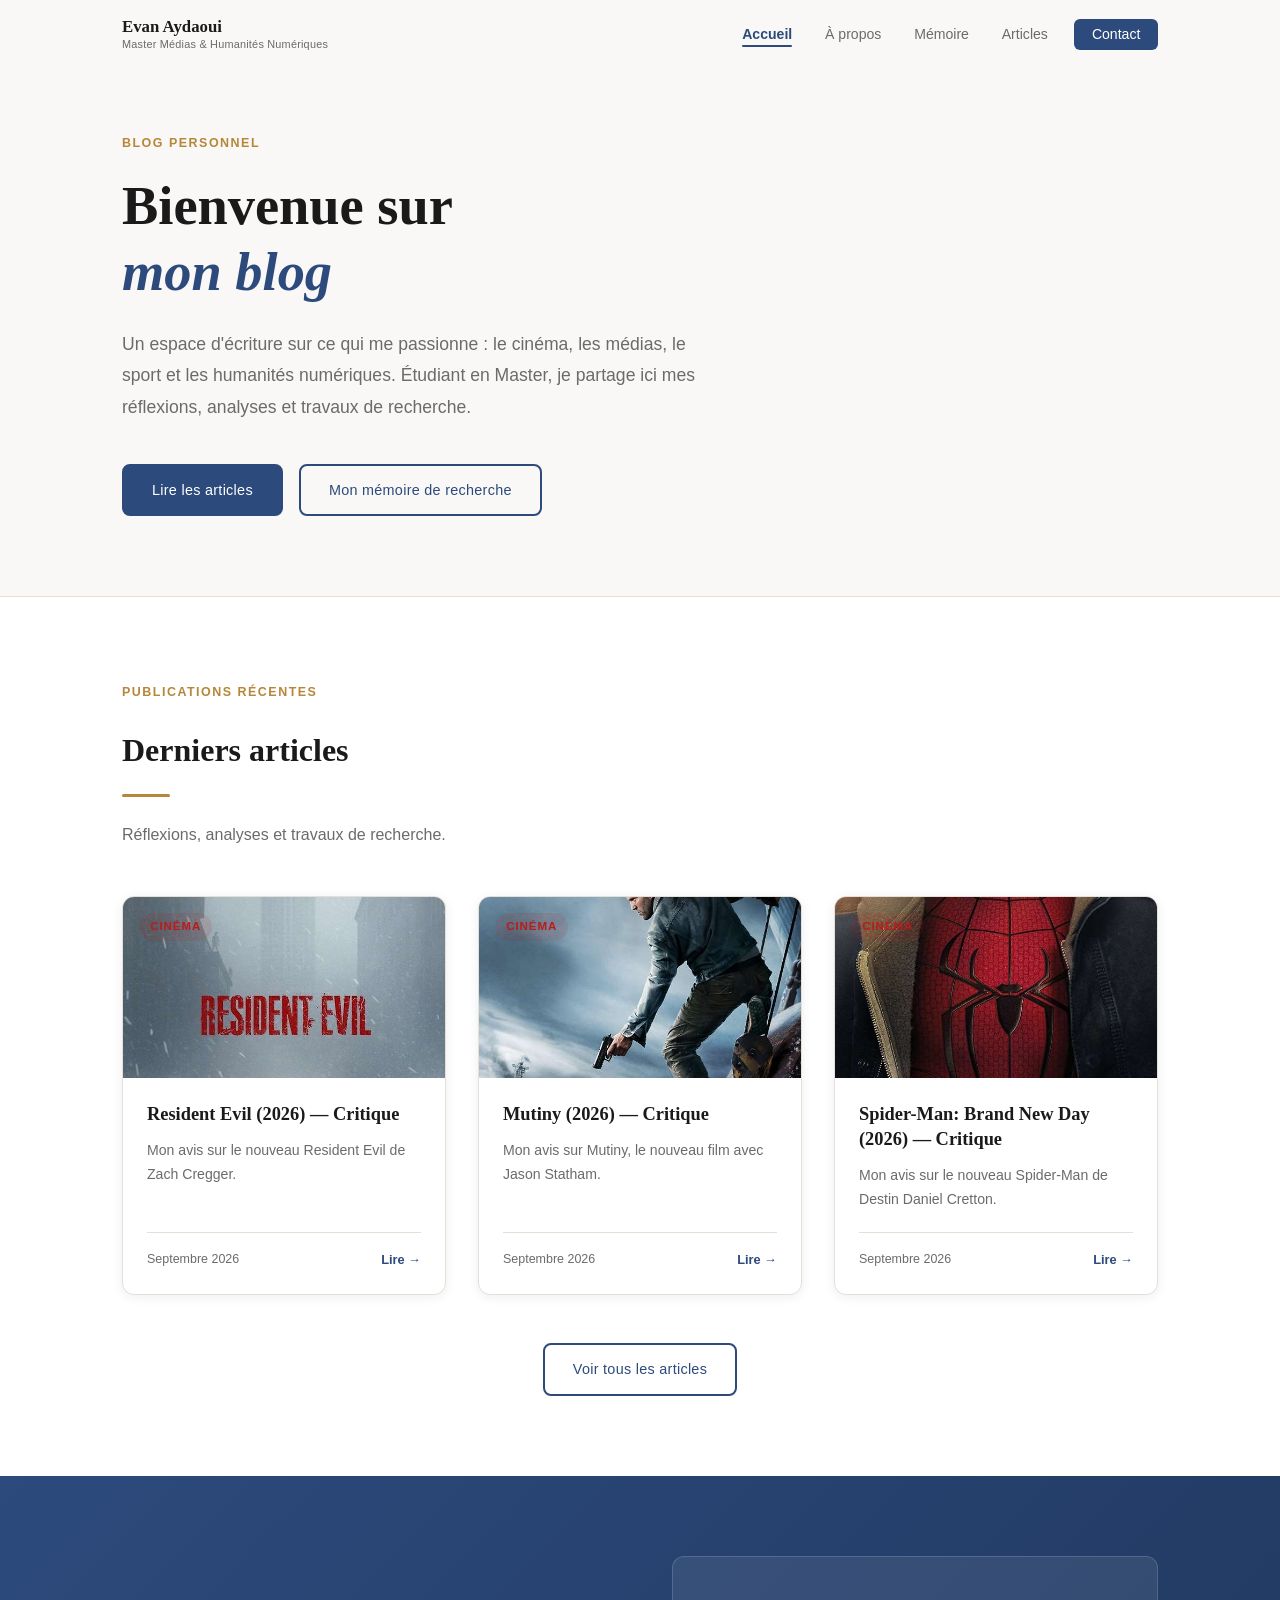
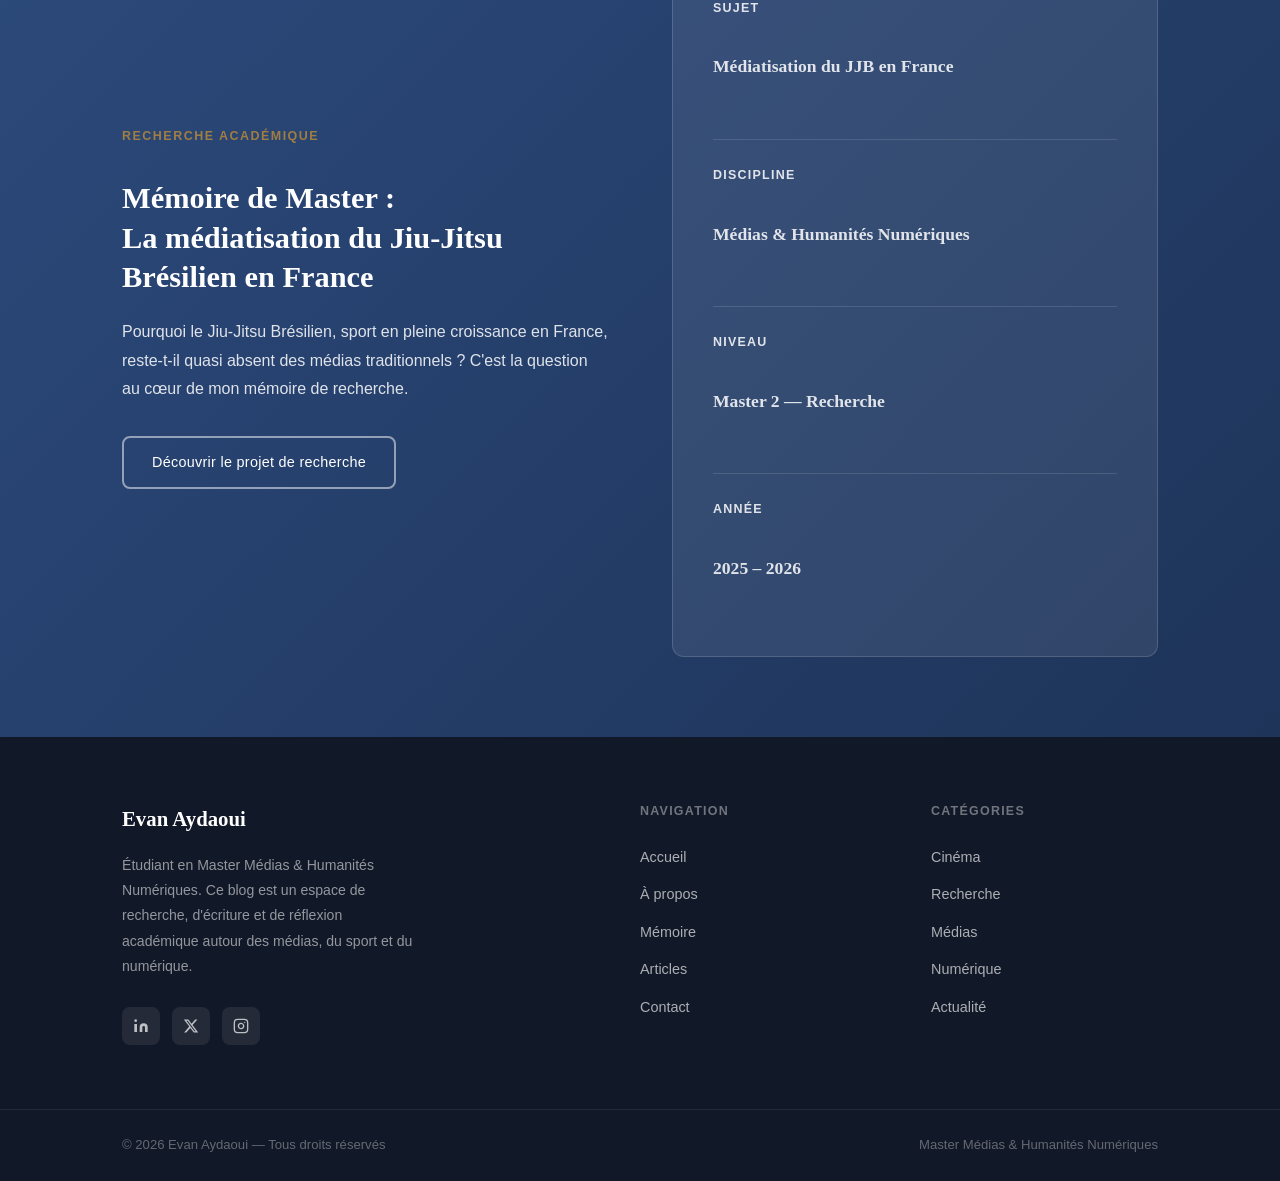
<file: index.html>
<!DOCTYPE html>
<html lang="fr">
<head>
  <meta charset="UTF-8" />
  <meta name="viewport" content="width=device-width, initial-scale=1.0" />
  <meta http-equiv="Content-Security-Policy" content="default-src 'self'; script-src 'self'; style-src 'self' 'unsafe-inline' https://fonts.googleapis.com; font-src https://fonts.gstatic.com; img-src 'self' data:; base-uri 'self'; form-action 'self'; object-src 'none'" />
  <meta name="referrer" content="strict-origin-when-cross-origin" />
  <meta name="description" content="Evan Aydaoui — Étudiant en Master Médias et Humanités Numériques. Blog personnel : cinéma, médias, sport et recherche académique." />
  <meta name="author" content="Evan Aydaoui" />
  <meta name="theme-color" content="#2C4A7C" />
  <link rel="canonical" href="https://babou2106.github.io/BLOG-Evan-Aydaoui-Master-/" />
  <meta property="og:type" content="website" />
  <meta property="og:title" content="Evan Aydaoui — Blog personnel" />
  <meta property="og:description" content="Cinéma, médias, sport et humanités numériques. Blog et portfolio académique." />
  <meta property="og:url" content="https://babou2106.github.io/BLOG-Evan-Aydaoui-Master-/" />
  <meta property="og:locale" content="fr_FR" />
  <meta name="twitter:card" content="summary" />
  <title>Evan Aydaoui — Blog personnel & portfolio académique</title>
  <link rel="icon" type="image/svg+xml" href="assets/icons/favicon.svg" />
  <script type="application/ld+json">
  {
    "@context": "https://schema.org",
    "@type": "Person",
    "name": "Evan Aydaoui",
    "url": "https://babou2106.github.io/BLOG-Evan-Aydaoui-Master-/",
    "jobTitle": "Étudiant en Master Médias et Humanités Numériques",
    "knowsAbout": ["Cinéma", "Médias", "Jiu-Jitsu Brésilien", "Humanités numériques"]
  }
  </script>
  <link rel="stylesheet" href="css/style.css" />
  <link rel="stylesheet" href="css/nav.css" />
  <link rel="stylesheet" href="css/cards.css" />
  <link rel="stylesheet" href="css/responsive.css" />
</head>
<body>

  <!-- ======= NAVIGATION ======= -->
  <nav class="navbar" role="navigation" aria-label="Navigation principale">
    <div class="nav-container">
      <a href="index.html" class="nav-logo">
        <span class="logo-name">Evan Aydaoui</span>
        <span class="logo-subtitle">Master Médias & Humanités Numériques</span>
      </a>
      <ul class="nav-links">
        <li><a href="index.html" class="active">Accueil</a></li>
        <li><a href="a-propos.html">À propos</a></li>
        <li><a href="memoire.html">Mémoire</a></li>
        <li><a href="articles.html">Articles</a></li>
        <li><a href="contact.html" class="nav-cta">Contact</a></li>
      </ul>
      <button class="nav-burger" aria-label="Ouvrir le menu" aria-expanded="false">
        <span></span><span></span><span></span>
      </button>
    </div>
  </nav>

  <main>

    <!-- ======= HERO ======= -->
    <section class="hero">
      <div class="container">
        <div class="hero-content">
          <span class="hero-label">Blog personnel</span>
          <h1>Bienvenue sur<br /><em>mon blog</em></h1>
          <p class="hero-desc">
            Un espace d'écriture sur ce qui me passionne : le cinéma, les médias, le sport et les humanités numériques. Étudiant en Master, je partage ici mes réflexions, analyses et travaux de recherche.
          </p>
          <div class="hero-actions">
            <a href="articles.html" class="btn btn-primary">Lire les articles</a>
            <a href="memoire.html" class="btn btn-outline">Mon mémoire de recherche</a>
          </div>
        </div>
      </div>
    </section>

    <!-- ======= DERNIERS ARTICLES ======= -->
    <section class="section section-bg-white">
      <div class="container">
        <div class="section-header">
          <p class="hero-label">Publications récentes</p>
          <h2 class="section-title">Derniers articles</h2>
          <div class="separator"></div>
          <p class="section-subtitle">Réflexions, analyses et travaux de recherche.</p>
        </div>

        <div class="articles-grid">

          <article class="article-card" data-category="cinema">
            <div class="card-image">
              <img src="assets/img/films/resident-evil-poster.jpg" alt="Affiche de Resident Evil" loading="lazy" />
              <span class="card-cat cat-cinema">Cinéma</span>
            </div>
            <div class="card-body">
              <h3 class="card-title"><a href="article/critique-resident-evil.html">Resident Evil (2026) — Critique</a></h3>
              <p class="card-excerpt">Mon avis sur le nouveau Resident Evil de Zach Cregger.</p>
              <div class="card-footer">
                <span class="card-date">Septembre 2026</span>
                <a href="article/critique-resident-evil.html" class="card-read-more">Lire →</a>
              </div>
            </div>
          </article>

          <article class="article-card" data-category="cinema">
            <div class="card-image">
              <img src="assets/img/films/mutiny-poster.jpg" alt="Affiche de Mutiny" loading="lazy" />
              <span class="card-cat cat-cinema">Cinéma</span>
            </div>
            <div class="card-body">
              <h3 class="card-title"><a href="article/critique-mutiny.html">Mutiny (2026) — Critique</a></h3>
              <p class="card-excerpt">Mon avis sur Mutiny, le nouveau film avec Jason Statham.</p>
              <div class="card-footer">
                <span class="card-date">Septembre 2026</span>
                <a href="article/critique-mutiny.html" class="card-read-more">Lire →</a>
              </div>
            </div>
          </article>

          <article class="article-card" data-category="cinema">
            <div class="card-image">
              <img src="assets/img/films/spider-man-brand-new-day-poster.jpg" alt="Affiche de Spider-Man: Brand New Day" loading="lazy" />
              <span class="card-cat cat-cinema">Cinéma</span>
            </div>
            <div class="card-body">
              <h3 class="card-title"><a href="article/critique-spider-man-brand-new-day.html">Spider-Man: Brand New Day (2026) — Critique</a></h3>
              <p class="card-excerpt">Mon avis sur le nouveau Spider-Man de Destin Daniel Cretton.</p>
              <div class="card-footer">
                <span class="card-date">Septembre 2026</span>
                <a href="article/critique-spider-man-brand-new-day.html" class="card-read-more">Lire →</a>
              </div>
            </div>
          </article>

        </div>

        <div class="section-footer">
          <a href="articles.html" class="btn btn-outline">Voir tous les articles</a>
        </div>
      </div>
    </section>

    <!-- ======= TEASER MÉMOIRE ======= -->
    <section class="memoire-teaser">
      <div class="container">
        <div class="memoire-teaser-inner">
          <div class="memoire-teaser-text">
            <p class="memoire-teaser-label">Recherche académique</p>
            <h2>Mémoire de Master :<br />La médiatisation du Jiu-Jitsu Brésilien en France</h2>
            <p>Pourquoi le Jiu-Jitsu Brésilien, sport en pleine croissance en France, reste-t-il quasi absent des médias traditionnels ? C'est la question au cœur de mon mémoire de recherche.</p>
            <a href="memoire.html" class="btn btn-outline">Découvrir le projet de recherche</a>
          </div>
          <div class="memoire-teaser-visual">
            <div class="teaser-stat">
              <p class="teaser-stat-label">Sujet</p>
              <p class="teaser-stat-value">Médiatisation du JJB en France</p>
            </div>
            <div class="teaser-stat">
              <p class="teaser-stat-label">Discipline</p>
              <p class="teaser-stat-value">Médias & Humanités Numériques</p>
            </div>
            <div class="teaser-stat">
              <p class="teaser-stat-label">Niveau</p>
              <p class="teaser-stat-value">Master 2 — Recherche</p>
            </div>
            <div class="teaser-stat">
              <p class="teaser-stat-label">Année</p>
              <p class="teaser-stat-value">2025 – 2026</p>
            </div>
          </div>
        </div>
      </div>
    </section>

  </main>

  <!-- ======= FOOTER ======= -->
  <footer class="footer">
    <div class="container">
      <div class="footer-grid">
        <div class="footer-brand">
          <span class="footer-brand-name">Evan Aydaoui</span>
          <p>Étudiant en Master Médias & Humanités Numériques. Ce blog est un espace de recherche, d'écriture et de réflexion académique autour des médias, du sport et du numérique.</p>
          <div class="footer-social">
            <a href="https://linkedin.com" target="_blank" rel="noopener noreferrer" aria-label="LinkedIn">
              <svg viewBox="0 0 24 24" fill="currentColor" xmlns="http://www.w3.org/2000/svg">
                <path d="M16 8a6 6 0 016 6v7h-4v-7a2 2 0 00-2-2 2 2 0 00-2 2v7h-4v-7a6 6 0 016-6zM2 9h4v12H2z"/><circle cx="4" cy="4" r="2"/>
              </svg>
            </a>
            <a href="https://x.com" target="_blank" rel="noopener noreferrer" aria-label="Twitter / X">
              <svg viewBox="0 0 24 24" fill="currentColor" xmlns="http://www.w3.org/2000/svg">
                <path d="M18.244 2.25h3.308l-7.227 8.26 8.502 11.24H16.17l-5.214-6.817L4.99 21.75H1.68l7.73-8.835L1.254 2.25H8.08l4.713 6.231zm-1.161 17.52h1.833L7.084 4.126H5.117z"/>
              </svg>
            </a>
            <a href="https://instagram.com" target="_blank" rel="noopener noreferrer" aria-label="Instagram">
              <svg viewBox="0 0 24 24" fill="none" stroke="currentColor" stroke-width="2" stroke-linecap="round" stroke-linejoin="round" xmlns="http://www.w3.org/2000/svg">
                <rect x="2" y="2" width="20" height="20" rx="5" ry="5"/><path d="M16 11.37A4 4 0 1112.63 8 4 4 0 0116 11.37z"/><line x1="17.5" y1="6.5" x2="17.51" y2="6.5"/>
              </svg>
            </a>
          </div>
        </div>
        <div class="footer-col">
          <h4>Navigation</h4>
          <ul>
            <li><a href="index.html">Accueil</a></li>
            <li><a href="a-propos.html">À propos</a></li>
            <li><a href="memoire.html">Mémoire</a></li>
            <li><a href="articles.html">Articles</a></li>
            <li><a href="contact.html">Contact</a></li>
          </ul>
        </div>
        <div class="footer-col">
          <h4>Catégories</h4>
          <ul>
            <li><a href="articles.html">Cinéma</a></li>
            <li><a href="articles.html">Recherche</a></li>
            <li><a href="articles.html">Médias</a></li>
            <li><a href="articles.html">Numérique</a></li>
            <li><a href="articles.html">Actualité</a></li>
          </ul>
        </div>
      </div>
    </div>
    <div class="footer-bottom">
      <div class="container">
        <div class="footer-bottom-inner">
          <span>© 2026 Evan Aydaoui — Tous droits réservés</span>
          <span>Master Médias & Humanités Numériques</span>
        </div>
      </div>
    </div>
  </footer>

  <script src="js/main.js"></script>
</body>
</html>
</file>
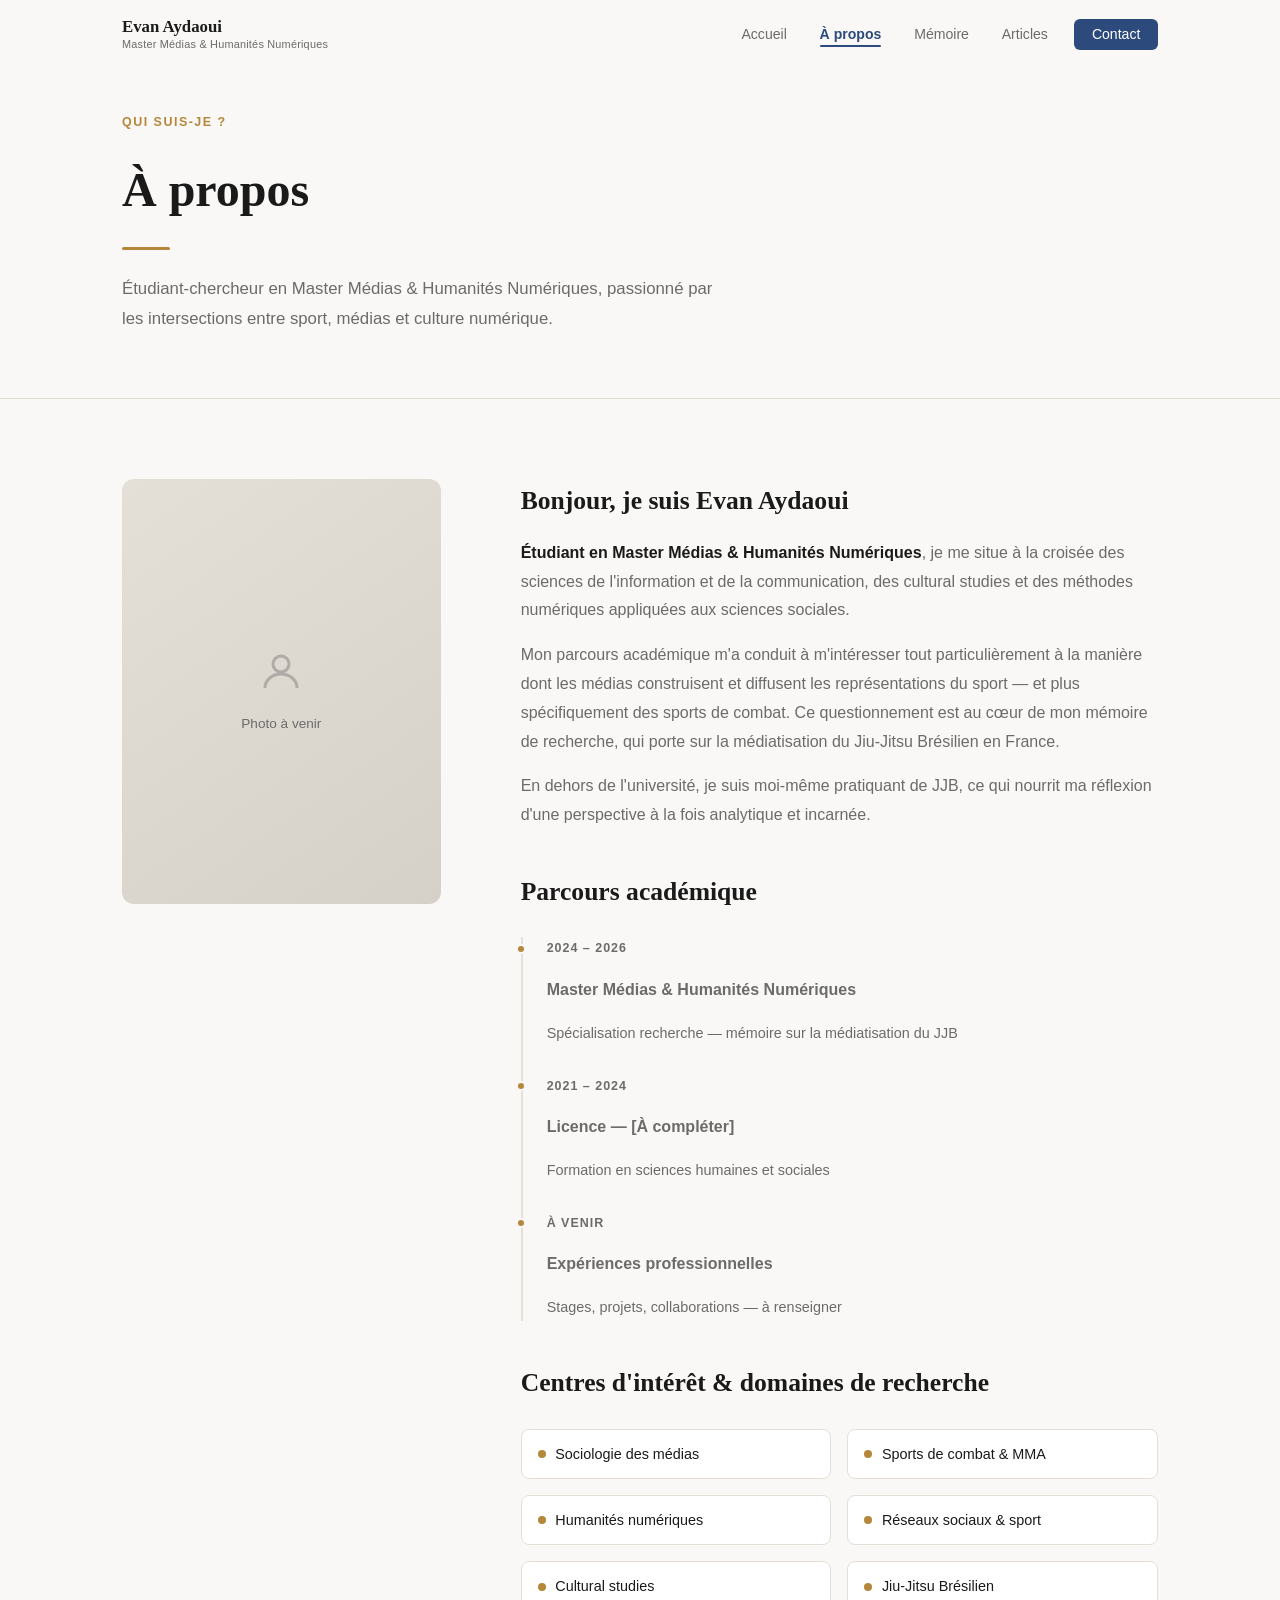
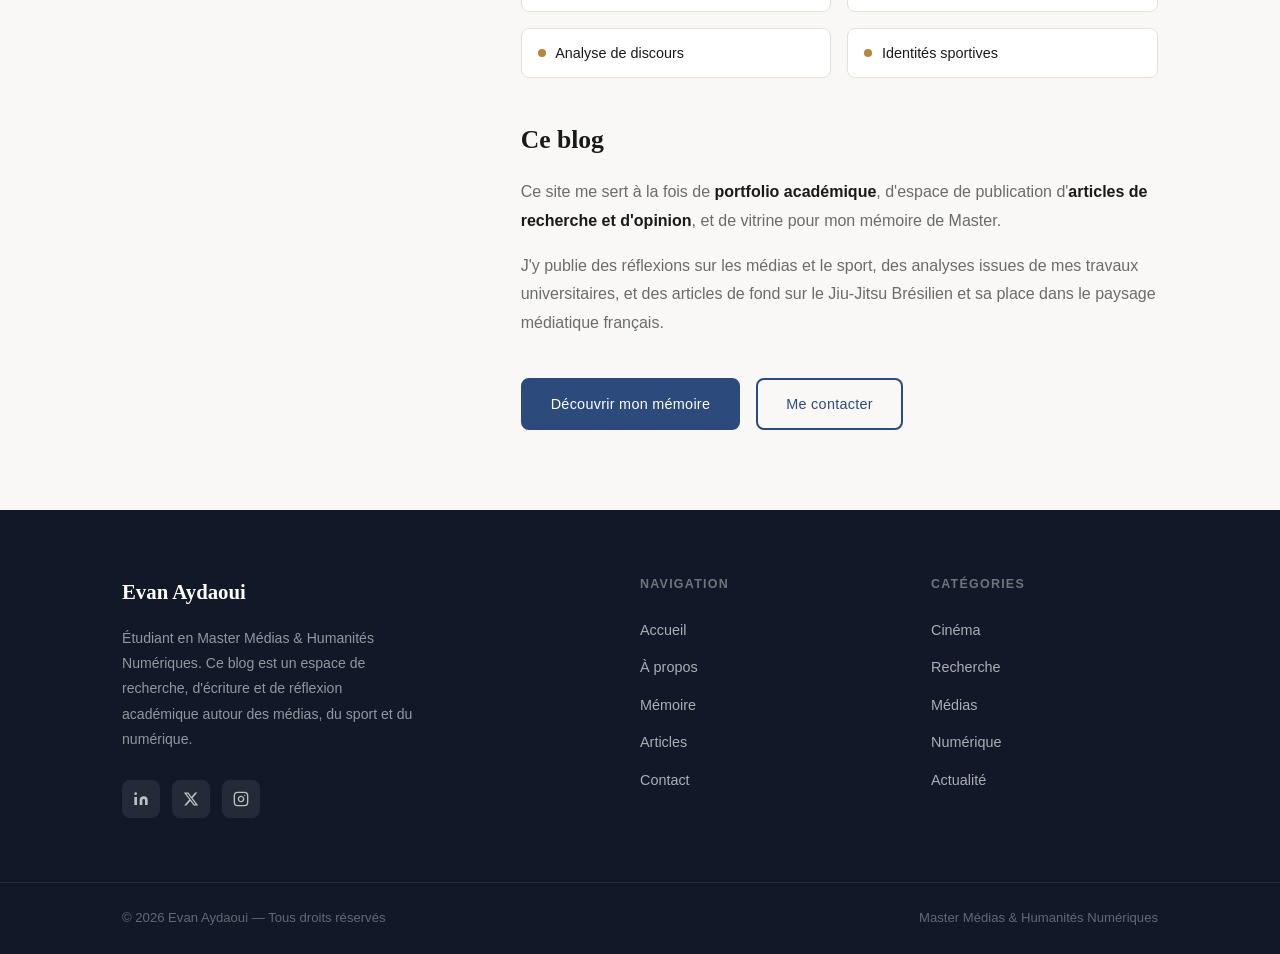
<file: a-propos.html>
<!DOCTYPE html>
<html lang="fr">
<head>
  <meta charset="UTF-8" />
  <meta name="viewport" content="width=device-width, initial-scale=1.0" />
  <meta http-equiv="Content-Security-Policy" content="default-src 'self'; script-src 'self'; style-src 'self' 'unsafe-inline' https://fonts.googleapis.com; font-src https://fonts.gstatic.com; img-src 'self' data:; base-uri 'self'; form-action 'self'; object-src 'none'" />
  <meta name="referrer" content="strict-origin-when-cross-origin" />
  <meta name="description" content="À propos d'Evan Aydaoui — étudiant en Master Médias et Humanités Numériques, passionné de cinéma, de sport et de culture numérique." />
  <meta name="author" content="Evan Aydaoui" />
  <meta name="theme-color" content="#2C4A7C" />
  <link rel="canonical" href="https://babou2106.github.io/BLOG-Evan-Aydaoui-Master-/a-propos.html" />
  <meta property="og:type" content="profile" />
  <meta property="og:title" content="À propos — Evan Aydaoui" />
  <meta property="og:description" content="Parcours, recherche et centres d'intérêt d'Evan Aydaoui." />
  <meta property="og:url" content="https://babou2106.github.io/BLOG-Evan-Aydaoui-Master-/a-propos.html" />
  <meta property="og:locale" content="fr_FR" />
  <meta name="twitter:card" content="summary" />
  <title>À propos — Evan Aydaoui</title>
  <link rel="icon" type="image/svg+xml" href="assets/icons/favicon.svg" />
  <link rel="stylesheet" href="css/style.css" />
  <link rel="stylesheet" href="css/nav.css" />
  <link rel="stylesheet" href="css/cards.css" />
  <link rel="stylesheet" href="css/responsive.css" />
</head>
<body>

  <!-- ======= NAVIGATION ======= -->
  <nav class="navbar" role="navigation" aria-label="Navigation principale">
    <div class="nav-container">
      <a href="index.html" class="nav-logo">
        <span class="logo-name">Evan Aydaoui</span>
        <span class="logo-subtitle">Master Médias & Humanités Numériques</span>
      </a>
      <ul class="nav-links">
        <li><a href="index.html">Accueil</a></li>
        <li><a href="a-propos.html" class="active">À propos</a></li>
        <li><a href="memoire.html">Mémoire</a></li>
        <li><a href="articles.html">Articles</a></li>
        <li><a href="contact.html" class="nav-cta">Contact</a></li>
      </ul>
      <button class="nav-burger" aria-label="Ouvrir le menu" aria-expanded="false">
        <span></span><span></span><span></span>
      </button>
    </div>
  </nav>

  <main>

    <!-- ======= EN-TÊTE DE PAGE ======= -->
    <section class="page-hero">
      <div class="container">
        <p class="page-hero-label">Qui suis-je ?</p>
        <h1>À propos</h1>
        <div class="separator"></div>
        <p class="page-hero-desc">Étudiant-chercheur en Master Médias & Humanités Numériques, passionné par les intersections entre sport, médias et culture numérique.</p>
      </div>
    </section>

    <!-- ======= CONTENU PRINCIPAL ======= -->
    <section class="section">
      <div class="container">
        <div class="about-grid">

          <!-- Colonne photo -->
          <div class="about-photo-wrapper">
            <div class="about-photo-placeholder">
              <svg width="48" height="48" viewBox="0 0 24 24" fill="none" stroke="currentColor" stroke-width="1.5" xmlns="http://www.w3.org/2000/svg">
                <circle cx="12" cy="8" r="4"/><path d="M4 20c0-4 3.6-7 8-7s8 3 8 7"/>
              </svg>
              <span>Photo à venir</span>
            </div>
          </div>

          <!-- Colonne texte -->
          <div class="about-content">

            <h2>Bonjour, je suis Evan Aydaoui</h2>
            <p>
              <strong>Étudiant en Master Médias & Humanités Numériques</strong>, je me situe à la croisée des sciences de l'information et de la communication, des cultural studies et des méthodes numériques appliquées aux sciences sociales.
            </p>
            <p>
              Mon parcours académique m'a conduit à m'intéresser tout particulièrement à la manière dont les médias construisent et diffusent les représentations du sport — et plus spécifiquement des sports de combat. Ce questionnement est au cœur de mon mémoire de recherche, qui porte sur la médiatisation du Jiu-Jitsu Brésilien en France.
            </p>
            <p>
              En dehors de l'université, je suis moi-même pratiquant de JJB, ce qui nourrit ma réflexion d'une perspective à la fois analytique et incarnée.
            </p>

            <h2>Parcours académique</h2>
            <div class="timeline">
              <div class="timeline-item">
                <p class="timeline-date">2024 – 2026</p>
                <p class="timeline-title">Master Médias & Humanités Numériques</p>
                <p class="timeline-desc">Spécialisation recherche — mémoire sur la médiatisation du JJB</p>
              </div>
              <div class="timeline-item">
                <p class="timeline-date">2021 – 2024</p>
                <p class="timeline-title">Licence — [À compléter]</p>
                <p class="timeline-desc">Formation en sciences humaines et sociales</p>
              </div>
              <div class="timeline-item">
                <p class="timeline-date">À venir</p>
                <p class="timeline-title">Expériences professionnelles</p>
                <p class="timeline-desc">Stages, projets, collaborations — à renseigner</p>
              </div>
            </div>

            <h2>Centres d'intérêt & domaines de recherche</h2>
            <div class="interests-grid">
              <div class="interest-tag"><span class="interest-tag-dot"></span> Sociologie des médias</div>
              <div class="interest-tag"><span class="interest-tag-dot"></span> Sports de combat & MMA</div>
              <div class="interest-tag"><span class="interest-tag-dot"></span> Humanités numériques</div>
              <div class="interest-tag"><span class="interest-tag-dot"></span> Réseaux sociaux & sport</div>
              <div class="interest-tag"><span class="interest-tag-dot"></span> Cultural studies</div>
              <div class="interest-tag"><span class="interest-tag-dot"></span> Jiu-Jitsu Brésilien</div>
              <div class="interest-tag"><span class="interest-tag-dot"></span> Analyse de discours</div>
              <div class="interest-tag"><span class="interest-tag-dot"></span> Identités sportives</div>
            </div>

            <h2>Ce blog</h2>
            <p>
              Ce site me sert à la fois de <strong>portfolio académique</strong>, d'espace de publication d'<strong>articles de recherche et d'opinion</strong>, et de vitrine pour mon mémoire de Master.
            </p>
            <p>
              J'y publie des réflexions sur les médias et le sport, des analyses issues de mes travaux universitaires, et des articles de fond sur le Jiu-Jitsu Brésilien et sa place dans le paysage médiatique français.
            </p>

            <div style="margin-top: 2.5rem; display: flex; gap: 1rem; flex-wrap: wrap;">
              <a href="memoire.html" class="btn btn-primary">Découvrir mon mémoire</a>
              <a href="contact.html" class="btn btn-outline">Me contacter</a>
            </div>

          </div>
        </div>
      </div>
    </section>

  </main>

  <!-- ======= FOOTER ======= -->
  <footer class="footer">
    <div class="container">
      <div class="footer-grid">
        <div class="footer-brand">
          <span class="footer-brand-name">Evan Aydaoui</span>
          <p>Étudiant en Master Médias & Humanités Numériques. Ce blog est un espace de recherche, d'écriture et de réflexion académique autour des médias, du sport et du numérique.</p>
          <div class="footer-social">
            <a href="https://linkedin.com" target="_blank" rel="noopener noreferrer" aria-label="LinkedIn">
              <svg viewBox="0 0 24 24" fill="currentColor" xmlns="http://www.w3.org/2000/svg">
                <path d="M16 8a6 6 0 016 6v7h-4v-7a2 2 0 00-2-2 2 2 0 00-2 2v7h-4v-7a6 6 0 016-6zM2 9h4v12H2z"/><circle cx="4" cy="4" r="2"/>
              </svg>
            </a>
            <a href="https://x.com" target="_blank" rel="noopener noreferrer" aria-label="Twitter / X">
              <svg viewBox="0 0 24 24" fill="currentColor" xmlns="http://www.w3.org/2000/svg">
                <path d="M18.244 2.25h3.308l-7.227 8.26 8.502 11.24H16.17l-5.214-6.817L4.99 21.75H1.68l7.73-8.835L1.254 2.25H8.08l4.713 6.231zm-1.161 17.52h1.833L7.084 4.126H5.117z"/>
              </svg>
            </a>
            <a href="https://instagram.com" target="_blank" rel="noopener noreferrer" aria-label="Instagram">
              <svg viewBox="0 0 24 24" fill="none" stroke="currentColor" stroke-width="2" stroke-linecap="round" stroke-linejoin="round" xmlns="http://www.w3.org/2000/svg">
                <rect x="2" y="2" width="20" height="20" rx="5" ry="5"/><path d="M16 11.37A4 4 0 1112.63 8 4 4 0 0116 11.37z"/><line x1="17.5" y1="6.5" x2="17.51" y2="6.5"/>
              </svg>
            </a>
          </div>
        </div>
        <div class="footer-col">
          <h4>Navigation</h4>
          <ul>
            <li><a href="index.html">Accueil</a></li>
            <li><a href="a-propos.html">À propos</a></li>
            <li><a href="memoire.html">Mémoire</a></li>
            <li><a href="articles.html">Articles</a></li>
            <li><a href="contact.html">Contact</a></li>
          </ul>
        </div>
        <div class="footer-col">
          <h4>Catégories</h4>
          <ul>
            <li><a href="articles.html">Cinéma</a></li>
            <li><a href="articles.html">Recherche</a></li>
            <li><a href="articles.html">Médias</a></li>
            <li><a href="articles.html">Numérique</a></li>
            <li><a href="articles.html">Actualité</a></li>
          </ul>
        </div>
      </div>
    </div>
    <div class="footer-bottom">
      <div class="container">
        <div class="footer-bottom-inner">
          <span>© 2026 Evan Aydaoui — Tous droits réservés</span>
          <span>Master Médias & Humanités Numériques</span>
        </div>
      </div>
    </div>
  </footer>

  <script src="js/main.js"></script>
</body>
</html>
</file>
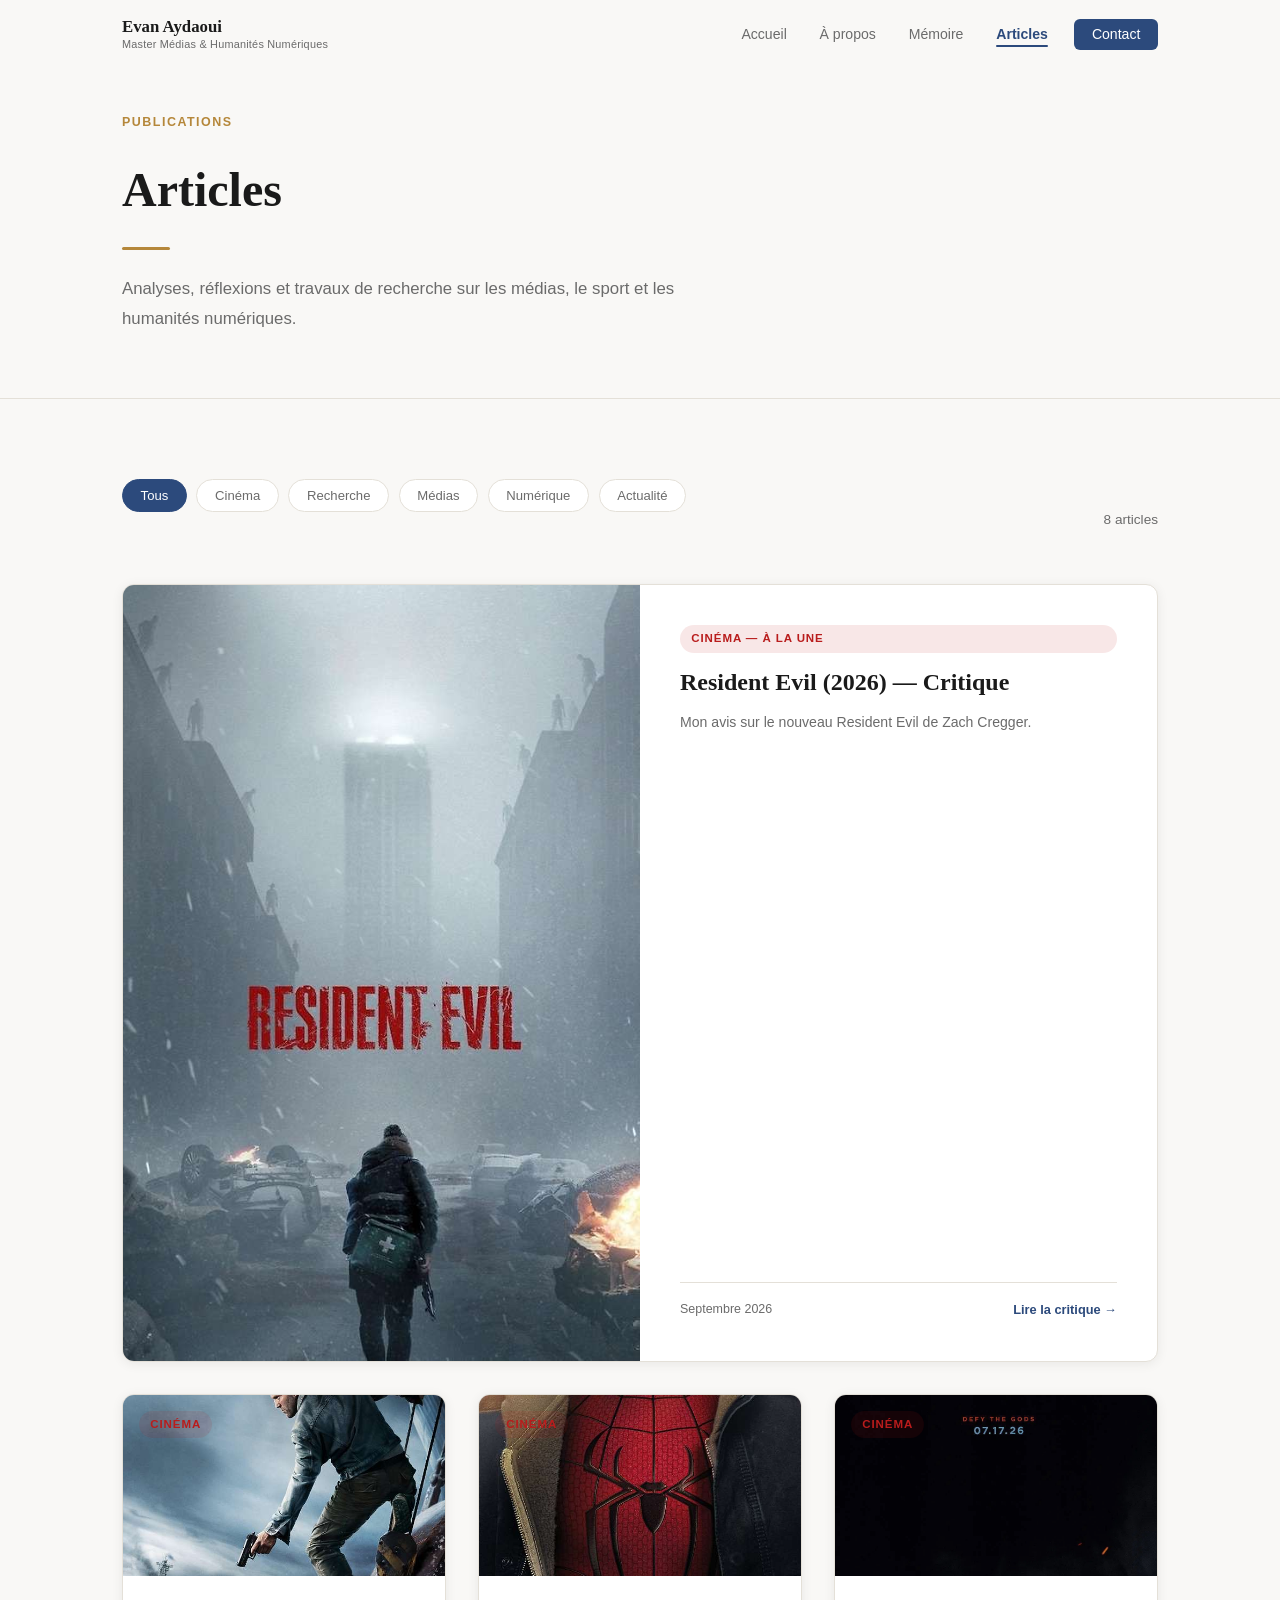
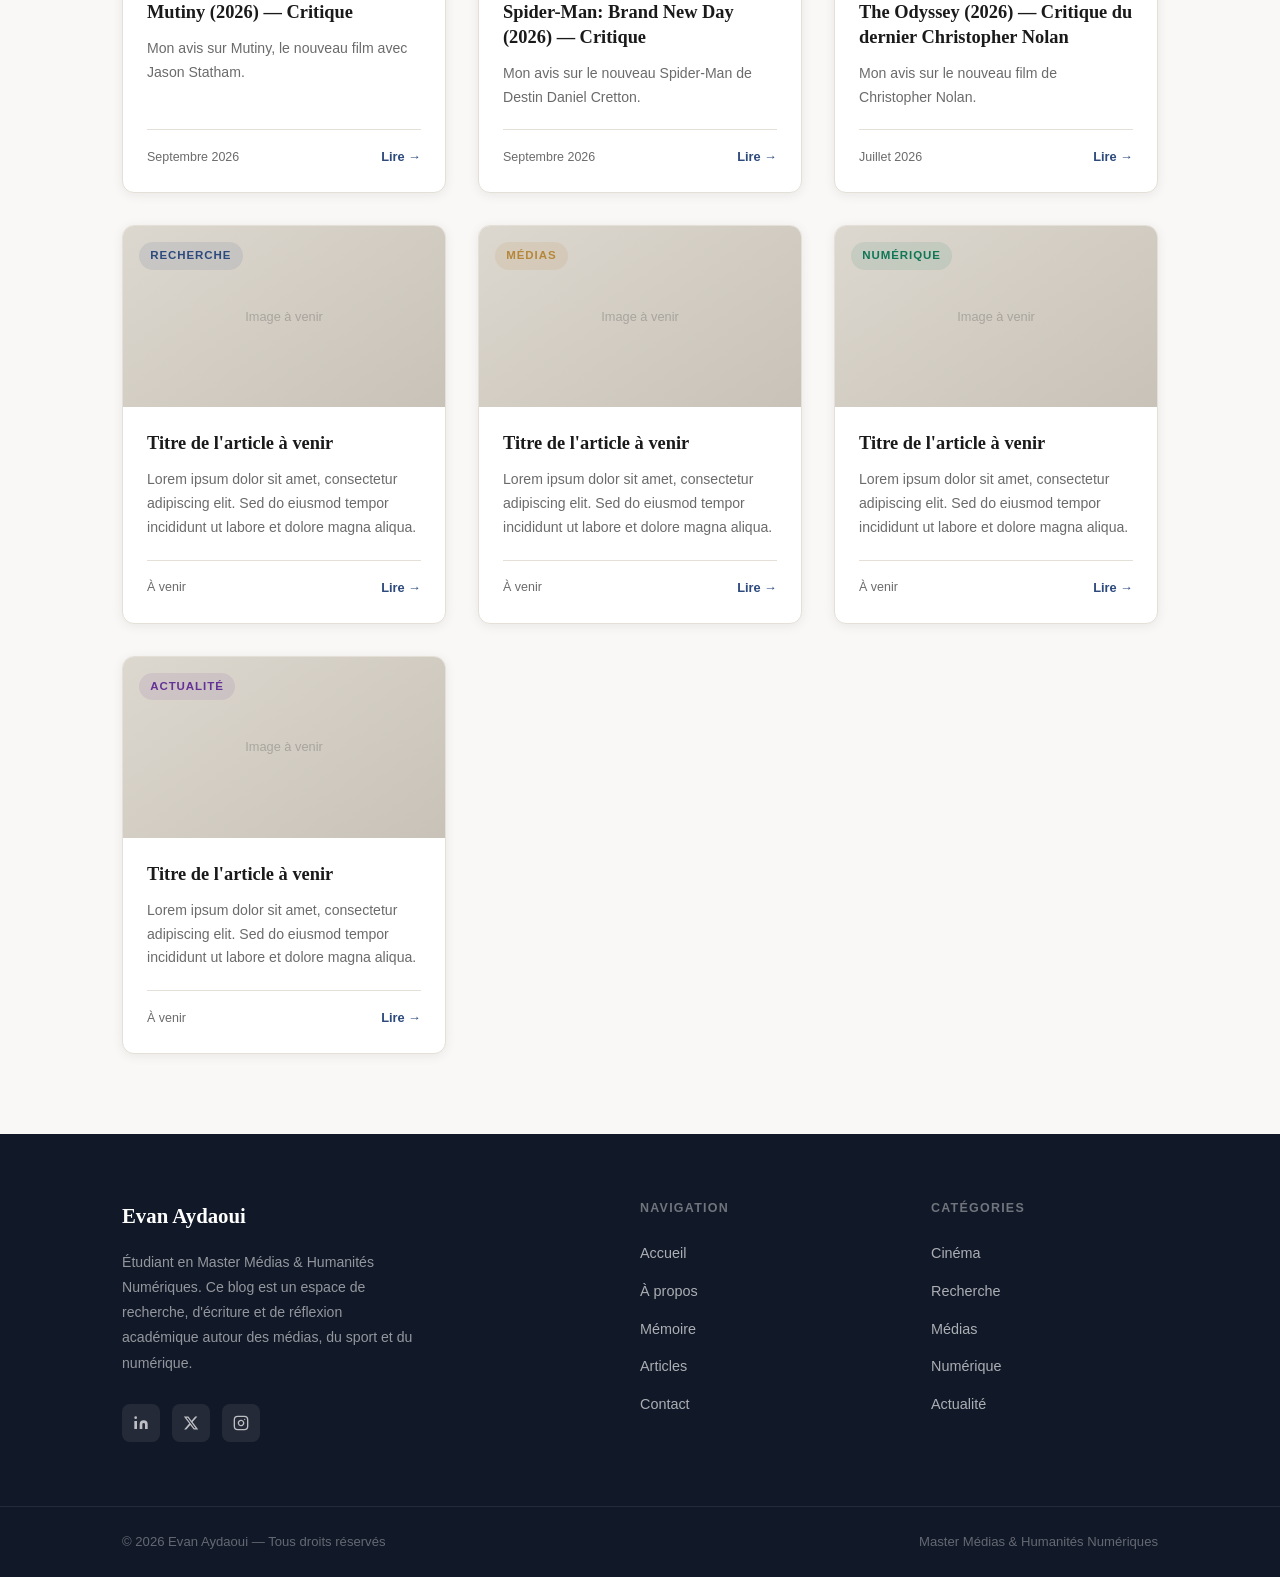
<file: articles.html>
<!DOCTYPE html>
<html lang="fr">
<head>
  <meta charset="UTF-8" />
  <meta name="viewport" content="width=device-width, initial-scale=1.0" />
  <meta http-equiv="Content-Security-Policy" content="default-src 'self'; script-src 'self'; style-src 'self' 'unsafe-inline' https://fonts.googleapis.com; font-src https://fonts.gstatic.com; img-src 'self' data:; base-uri 'self'; form-action 'self'; object-src 'none'" />
  <meta name="referrer" content="strict-origin-when-cross-origin" />
  <meta name="description" content="Articles d'Evan Aydaoui — critiques de cinéma, médias, humanités numériques et recherche." />
  <meta name="author" content="Evan Aydaoui" />
  <meta name="theme-color" content="#2C4A7C" />
  <link rel="canonical" href="https://babou2106.github.io/BLOG-Evan-Aydaoui-Master-/articles.html" />
  <meta property="og:type" content="website" />
  <meta property="og:title" content="Articles — Evan Aydaoui" />
  <meta property="og:description" content="Critiques de films, analyses médias et travaux de recherche." />
  <meta property="og:url" content="https://babou2106.github.io/BLOG-Evan-Aydaoui-Master-/articles.html" />
  <meta property="og:locale" content="fr_FR" />
  <meta name="twitter:card" content="summary" />
  <title>Articles — Evan Aydaoui</title>
  <link rel="icon" type="image/svg+xml" href="assets/icons/favicon.svg" />
  <link rel="stylesheet" href="css/style.css" />
  <link rel="stylesheet" href="css/nav.css" />
  <link rel="stylesheet" href="css/cards.css" />
  <link rel="stylesheet" href="css/responsive.css" />
</head>
<body>

  <!-- ======= NAVIGATION ======= -->
  <nav class="navbar" role="navigation" aria-label="Navigation principale">
    <div class="nav-container">
      <a href="index.html" class="nav-logo">
        <span class="logo-name">Evan Aydaoui</span>
        <span class="logo-subtitle">Master Médias & Humanités Numériques</span>
      </a>
      <ul class="nav-links">
        <li><a href="index.html">Accueil</a></li>
        <li><a href="a-propos.html">À propos</a></li>
        <li><a href="memoire.html">Mémoire</a></li>
        <li><a href="articles.html" class="active">Articles</a></li>
        <li><a href="contact.html" class="nav-cta">Contact</a></li>
      </ul>
      <button class="nav-burger" aria-label="Ouvrir le menu" aria-expanded="false">
        <span></span><span></span><span></span>
      </button>
    </div>
  </nav>

  <main>

    <!-- ======= EN-TÊTE ======= -->
    <section class="page-hero">
      <div class="container">
        <p class="page-hero-label">Publications</p>
        <h1>Articles</h1>
        <div class="separator"></div>
        <p class="page-hero-desc">Analyses, réflexions et travaux de recherche sur les médias, le sport et les humanités numériques.</p>
      </div>
    </section>

    <!-- ======= LISTE ARTICLES ======= -->
    <section class="section">
      <div class="container">

        <!-- Filtres -->
        <div style="display: flex; align-items: center; justify-content: space-between; flex-wrap: wrap; gap: 1rem; margin-bottom: 1.5rem;">
          <div class="filters">
            <button class="filter-btn active" data-category="all">Tous</button>
            <button class="filter-btn" data-category="cinema">Cinéma</button>
            <button class="filter-btn" data-category="recherche">Recherche</button>
            <button class="filter-btn" data-category="medias">Médias</button>
            <button class="filter-btn" data-category="numerique">Numérique</button>
            <button class="filter-btn" data-category="actualite">Actualité</button>
          </div>
          <span class="articles-count" style="font-size: 0.85rem; color: var(--text-secondary);"></span>
        </div>

        <!-- Article featured -->
        <a href="article/critique-resident-evil.html" class="card-featured" data-category="cinema">
          <div class="card-image">
            <img src="assets/img/films/resident-evil-poster.jpg" alt="Affiche de Resident Evil" loading="lazy" />
          </div>
          <div class="card-body">
            <span class="card-cat cat-cinema">Cinéma — À la une</span>
            <h2 class="card-title">Resident Evil (2026) — Critique</h2>
            <p class="card-excerpt">Mon avis sur le nouveau Resident Evil de Zach Cregger.</p>
            <div class="card-footer">
              <span class="card-date">Septembre 2026</span>
              <span class="card-read-more">Lire la critique →</span>
            </div>
          </div>
        </a>

        <!-- Grille d'articles -->
        <div class="articles-grid">

          <article class="article-card" data-category="cinema">
            <div class="card-image">
              <img src="assets/img/films/mutiny-poster.jpg" alt="Affiche de Mutiny" loading="lazy" />
              <span class="card-cat cat-cinema">Cinéma</span>
            </div>
            <div class="card-body">
              <h3 class="card-title"><a href="article/critique-mutiny.html">Mutiny (2026) — Critique</a></h3>
              <p class="card-excerpt">Mon avis sur Mutiny, le nouveau film avec Jason Statham.</p>
              <div class="card-footer">
                <span class="card-date">Septembre 2026</span>
                <a href="article/critique-mutiny.html" class="card-read-more">Lire →</a>
              </div>
            </div>
          </article>

          <article class="article-card" data-category="cinema">
            <div class="card-image">
              <img src="assets/img/films/spider-man-brand-new-day-poster.jpg" alt="Affiche de Spider-Man: Brand New Day" loading="lazy" />
              <span class="card-cat cat-cinema">Cinéma</span>
            </div>
            <div class="card-body">
              <h3 class="card-title"><a href="article/critique-spider-man-brand-new-day.html">Spider-Man: Brand New Day (2026) — Critique</a></h3>
              <p class="card-excerpt">Mon avis sur le nouveau Spider-Man de Destin Daniel Cretton.</p>
              <div class="card-footer">
                <span class="card-date">Septembre 2026</span>
                <a href="article/critique-spider-man-brand-new-day.html" class="card-read-more">Lire →</a>
              </div>
            </div>
          </article>

          <article class="article-card" data-category="cinema">
            <div class="card-image">
              <img src="assets/img/films/the-odyssey-poster.jpg" alt="Affiche de The Odyssey" loading="lazy" />
              <span class="card-cat cat-cinema">Cinéma</span>
            </div>
            <div class="card-body">
              <h3 class="card-title"><a href="article/critique-the-odyssey.html">The Odyssey (2026) — Critique du dernier Christopher Nolan</a></h3>
              <p class="card-excerpt">Mon avis sur le nouveau film de Christopher Nolan.</p>
              <div class="card-footer">
                <span class="card-date">Juillet 2026</span>
                <a href="article/critique-the-odyssey.html" class="card-read-more">Lire →</a>
              </div>
            </div>
          </article>

          <article class="article-card" data-category="recherche">
            <div class="card-image">
              <div class="card-image-placeholder">Image à venir</div>
              <span class="card-cat cat-recherche">Recherche</span>
            </div>
            <div class="card-body">
              <h3 class="card-title"><a href="article/exemple-article.html">Titre de l'article à venir</a></h3>
              <p class="card-excerpt">Lorem ipsum dolor sit amet, consectetur adipiscing elit. Sed do eiusmod tempor incididunt ut labore et dolore magna aliqua.</p>
              <div class="card-footer">
                <span class="card-date">À venir</span>
                <a href="article/exemple-article.html" class="card-read-more">Lire →</a>
              </div>
            </div>
          </article>

          <article class="article-card" data-category="medias">
            <div class="card-image">
              <div class="card-image-placeholder">Image à venir</div>
              <span class="card-cat cat-medias">Médias</span>
            </div>
            <div class="card-body">
              <h3 class="card-title"><a href="article/exemple-article.html">Titre de l'article à venir</a></h3>
              <p class="card-excerpt">Lorem ipsum dolor sit amet, consectetur adipiscing elit. Sed do eiusmod tempor incididunt ut labore et dolore magna aliqua.</p>
              <div class="card-footer">
                <span class="card-date">À venir</span>
                <a href="article/exemple-article.html" class="card-read-more">Lire →</a>
              </div>
            </div>
          </article>

          <article class="article-card" data-category="numerique">
            <div class="card-image">
              <div class="card-image-placeholder">Image à venir</div>
              <span class="card-cat cat-numerique">Numérique</span>
            </div>
            <div class="card-body">
              <h3 class="card-title"><a href="article/exemple-article.html">Titre de l'article à venir</a></h3>
              <p class="card-excerpt">Lorem ipsum dolor sit amet, consectetur adipiscing elit. Sed do eiusmod tempor incididunt ut labore et dolore magna aliqua.</p>
              <div class="card-footer">
                <span class="card-date">À venir</span>
                <a href="article/exemple-article.html" class="card-read-more">Lire →</a>
              </div>
            </div>
          </article>

          <article class="article-card" data-category="actualite">
            <div class="card-image">
              <div class="card-image-placeholder">Image à venir</div>
              <span class="card-cat cat-actualite">Actualité</span>
            </div>
            <div class="card-body">
              <h3 class="card-title"><a href="article/exemple-article.html">Titre de l'article à venir</a></h3>
              <p class="card-excerpt">Lorem ipsum dolor sit amet, consectetur adipiscing elit. Sed do eiusmod tempor incididunt ut labore et dolore magna aliqua.</p>
              <div class="card-footer">
                <span class="card-date">À venir</span>
                <a href="article/exemple-article.html" class="card-read-more">Lire →</a>
              </div>
            </div>
          </article>

        </div>

        <!-- Message aucun résultat -->
        <div class="no-results" style="display: none; text-align: center; padding: 4rem 0; color: var(--text-secondary);">
          <p>Aucun article dans cette catégorie pour le moment.</p>
        </div>

      </div>
    </section>

  </main>

  <!-- ======= FOOTER ======= -->
  <footer class="footer">
    <div class="container">
      <div class="footer-grid">
        <div class="footer-brand">
          <span class="footer-brand-name">Evan Aydaoui</span>
          <p>Étudiant en Master Médias & Humanités Numériques. Ce blog est un espace de recherche, d'écriture et de réflexion académique autour des médias, du sport et du numérique.</p>
          <div class="footer-social">
            <a href="https://linkedin.com" target="_blank" rel="noopener noreferrer" aria-label="LinkedIn">
              <svg viewBox="0 0 24 24" fill="currentColor"><path d="M16 8a6 6 0 016 6v7h-4v-7a2 2 0 00-2-2 2 2 0 00-2 2v7h-4v-7a6 6 0 016-6zM2 9h4v12H2z"/><circle cx="4" cy="4" r="2"/></svg>
            </a>
            <a href="https://x.com" target="_blank" rel="noopener noreferrer" aria-label="Twitter / X">
              <svg viewBox="0 0 24 24" fill="currentColor"><path d="M18.244 2.25h3.308l-7.227 8.26 8.502 11.24H16.17l-5.214-6.817L4.99 21.75H1.68l7.73-8.835L1.254 2.25H8.08l4.713 6.231zm-1.161 17.52h1.833L7.084 4.126H5.117z"/></svg>
            </a>
            <a href="https://instagram.com" target="_blank" rel="noopener noreferrer" aria-label="Instagram">
              <svg viewBox="0 0 24 24" fill="none" stroke="currentColor" stroke-width="2" stroke-linecap="round" stroke-linejoin="round"><rect x="2" y="2" width="20" height="20" rx="5" ry="5"/><path d="M16 11.37A4 4 0 1112.63 8 4 4 0 0116 11.37z"/><line x1="17.5" y1="6.5" x2="17.51" y2="6.5"/></svg>
            </a>
          </div>
        </div>
        <div class="footer-col">
          <h4>Navigation</h4>
          <ul>
            <li><a href="index.html">Accueil</a></li>
            <li><a href="a-propos.html">À propos</a></li>
            <li><a href="memoire.html">Mémoire</a></li>
            <li><a href="articles.html">Articles</a></li>
            <li><a href="contact.html">Contact</a></li>
          </ul>
        </div>
        <div class="footer-col">
          <h4>Catégories</h4>
          <ul>
            <li><a href="articles.html">Cinéma</a></li>
            <li><a href="articles.html">Recherche</a></li>
            <li><a href="articles.html">Médias</a></li>
            <li><a href="articles.html">Numérique</a></li>
            <li><a href="articles.html">Actualité</a></li>
          </ul>
        </div>
      </div>
    </div>
    <div class="footer-bottom">
      <div class="container">
        <div class="footer-bottom-inner">
          <span>© 2026 Evan Aydaoui — Tous droits réservés</span>
          <span>Master Médias & Humanités Numériques</span>
        </div>
      </div>
    </div>
  </footer>

  <script src="js/main.js"></script>
  <script src="js/articles.js"></script>
</body>
</html>
</file>
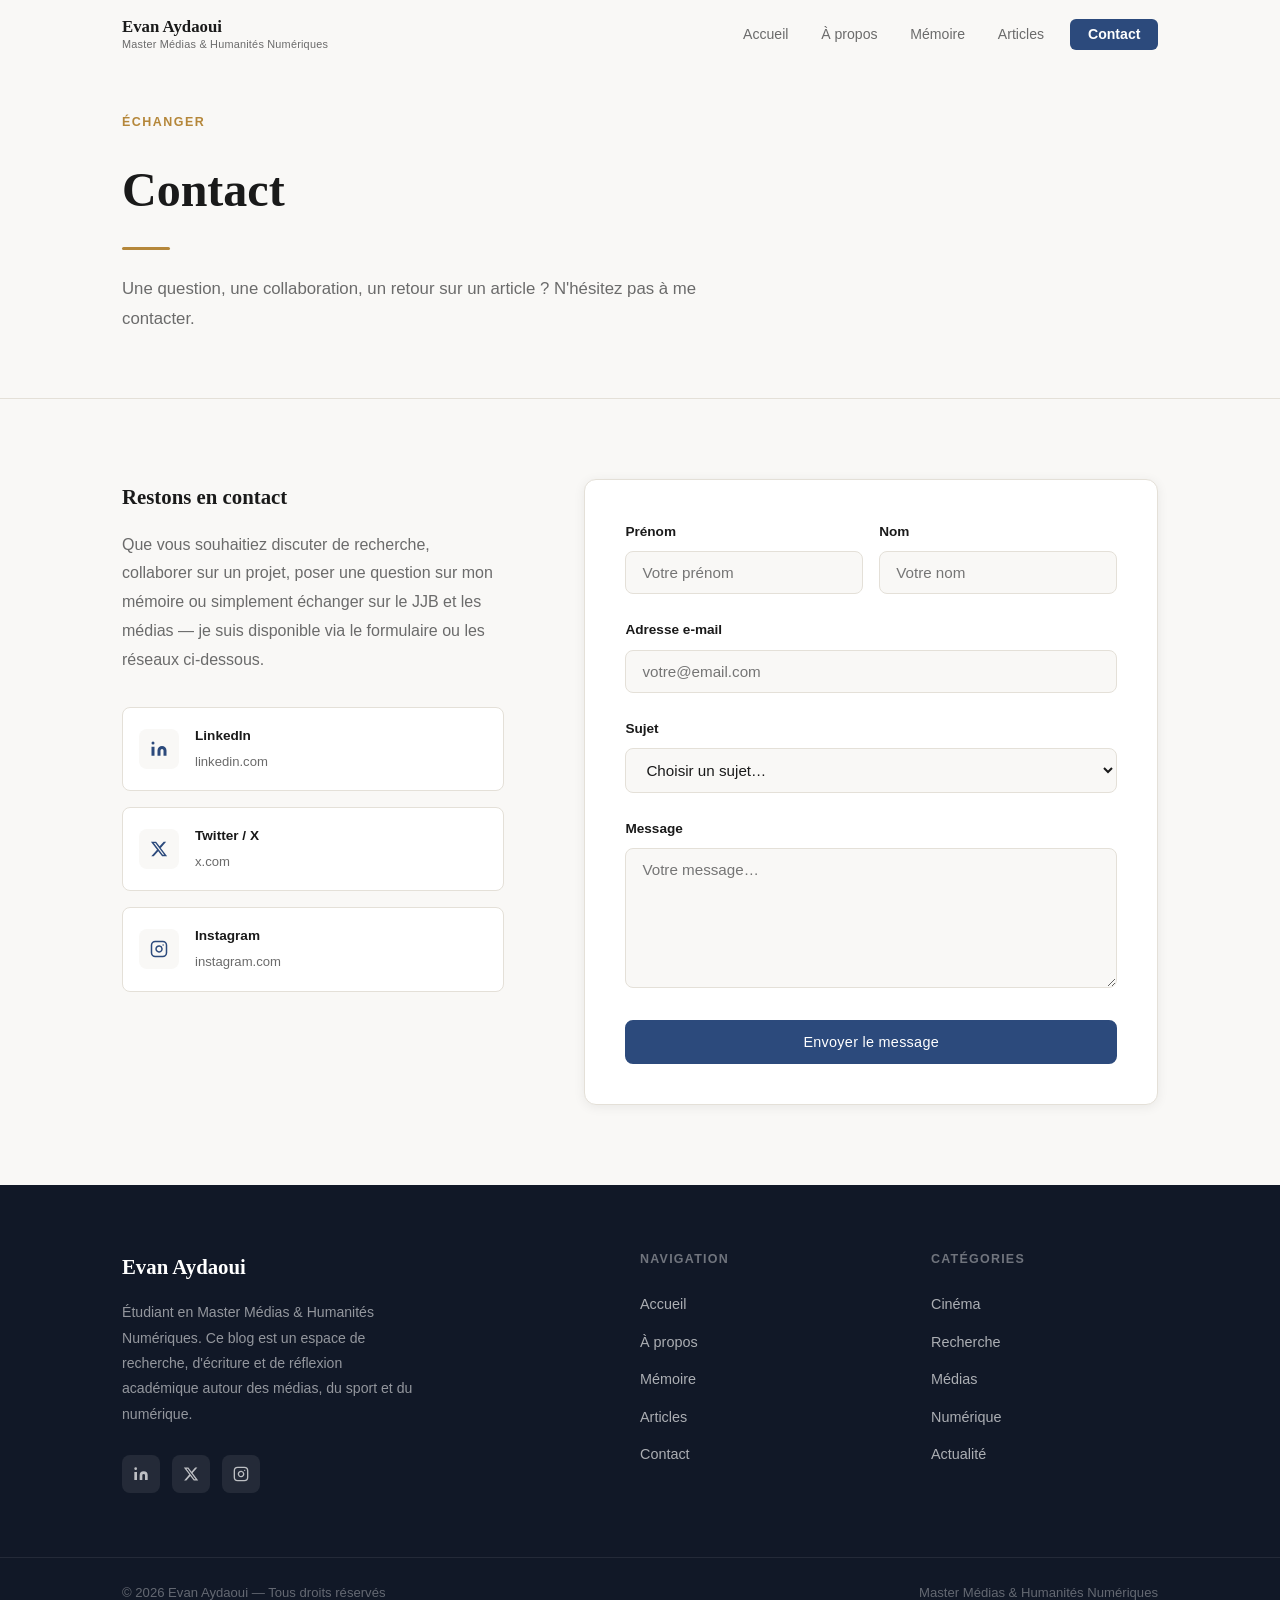
<file: contact.html>
<!DOCTYPE html>
<html lang="fr">
<head>
  <meta charset="UTF-8" />
  <meta name="viewport" content="width=device-width, initial-scale=1.0" />
  <meta http-equiv="Content-Security-Policy" content="default-src 'self'; script-src 'self'; style-src 'self' 'unsafe-inline' https://fonts.googleapis.com; font-src https://fonts.gstatic.com; img-src 'self' data:; base-uri 'self'; form-action 'self'; object-src 'none'" />
  <meta name="referrer" content="strict-origin-when-cross-origin" />
  <meta name="description" content="Contacter Evan Aydaoui — étudiant-chercheur en Master Médias et Humanités Numériques." />
  <meta name="author" content="Evan Aydaoui" />
  <meta name="theme-color" content="#2C4A7C" />
  <link rel="canonical" href="https://babou2106.github.io/BLOG-Evan-Aydaoui-Master-/contact.html" />
  <meta property="og:type" content="website" />
  <meta property="og:title" content="Contact — Evan Aydaoui" />
  <meta property="og:description" content="Une question, une collaboration, un retour ? Contactez-moi." />
  <meta property="og:url" content="https://babou2106.github.io/BLOG-Evan-Aydaoui-Master-/contact.html" />
  <meta property="og:locale" content="fr_FR" />
  <meta name="twitter:card" content="summary" />
  <title>Contact — Evan Aydaoui</title>
  <link rel="icon" type="image/svg+xml" href="assets/icons/favicon.svg" />
  <link rel="stylesheet" href="css/style.css" />
  <link rel="stylesheet" href="css/nav.css" />
  <link rel="stylesheet" href="css/cards.css" />
  <link rel="stylesheet" href="css/responsive.css" />
</head>
<body>

  <!-- ======= NAVIGATION ======= -->
  <nav class="navbar" role="navigation" aria-label="Navigation principale">
    <div class="nav-container">
      <a href="index.html" class="nav-logo">
        <span class="logo-name">Evan Aydaoui</span>
        <span class="logo-subtitle">Master Médias & Humanités Numériques</span>
      </a>
      <ul class="nav-links">
        <li><a href="index.html">Accueil</a></li>
        <li><a href="a-propos.html">À propos</a></li>
        <li><a href="memoire.html">Mémoire</a></li>
        <li><a href="articles.html">Articles</a></li>
        <li><a href="contact.html" class="active nav-cta">Contact</a></li>
      </ul>
      <button class="nav-burger" aria-label="Ouvrir le menu" aria-expanded="false">
        <span></span><span></span><span></span>
      </button>
    </div>
  </nav>

  <main>

    <!-- ======= EN-TÊTE ======= -->
    <section class="page-hero">
      <div class="container">
        <p class="page-hero-label">Échanger</p>
        <h1>Contact</h1>
        <div class="separator"></div>
        <p class="page-hero-desc">Une question, une collaboration, un retour sur un article ? N'hésitez pas à me contacter.</p>
      </div>
    </section>

    <!-- ======= FORMULAIRE ======= -->
    <section class="section">
      <div class="container">
        <div class="contact-layout">

          <!-- Infos de contact -->
          <div class="contact-info">
            <h3>Restons en contact</h3>
            <p>
              Que vous souhaitiez discuter de recherche, collaborer sur un projet, poser une question sur mon mémoire ou simplement échanger sur le JJB et les médias — je suis disponible via le formulaire ou les réseaux ci-dessous.
            </p>

            <div class="contact-links">
              <a href="https://linkedin.com" target="_blank" rel="noopener noreferrer" class="contact-link-item">
                <div class="contact-link-icon">
                  <svg viewBox="0 0 24 24" fill="currentColor" xmlns="http://www.w3.org/2000/svg">
                    <path d="M16 8a6 6 0 016 6v7h-4v-7a2 2 0 00-2-2 2 2 0 00-2 2v7h-4v-7a6 6 0 016-6zM2 9h4v12H2z"/><circle cx="4" cy="4" r="2"/>
                  </svg>
                </div>
                <div class="contact-link-text">
                  <strong>LinkedIn</strong>
                  <span>linkedin.com</span>
                </div>
              </a>

              <a href="https://x.com" target="_blank" rel="noopener noreferrer" class="contact-link-item">
                <div class="contact-link-icon">
                  <svg viewBox="0 0 24 24" fill="currentColor" xmlns="http://www.w3.org/2000/svg">
                    <path d="M18.244 2.25h3.308l-7.227 8.26 8.502 11.24H16.17l-5.214-6.817L4.99 21.75H1.68l7.73-8.835L1.254 2.25H8.08l4.713 6.231zm-1.161 17.52h1.833L7.084 4.126H5.117z"/>
                  </svg>
                </div>
                <div class="contact-link-text">
                  <strong>Twitter / X</strong>
                  <span>x.com</span>
                </div>
              </a>

              <a href="https://instagram.com" target="_blank" rel="noopener noreferrer" class="contact-link-item">
                <div class="contact-link-icon">
                  <svg viewBox="0 0 24 24" fill="none" stroke="currentColor" stroke-width="2" stroke-linecap="round" stroke-linejoin="round" xmlns="http://www.w3.org/2000/svg">
                    <rect x="2" y="2" width="20" height="20" rx="5" ry="5"/><path d="M16 11.37A4 4 0 1112.63 8 4 4 0 0116 11.37z"/><line x1="17.5" y1="6.5" x2="17.51" y2="6.5"/>
                  </svg>
                </div>
                <div class="contact-link-text">
                  <strong>Instagram</strong>
                  <span>instagram.com</span>
                </div>
              </a>
            </div>
          </div>

          <!-- Formulaire -->
          <div class="contact-form">
            <form action="#" method="post" novalidate>
              <div class="form-row">
                <div class="form-group">
                  <label for="prenom">Prénom</label>
                  <input type="text" id="prenom" name="prenom" placeholder="Votre prénom" required />
                </div>
                <div class="form-group">
                  <label for="nom">Nom</label>
                  <input type="text" id="nom" name="nom" placeholder="Votre nom" required />
                </div>
              </div>
              <div class="form-group">
                <label for="email">Adresse e-mail</label>
                <input type="email" id="email" name="email" placeholder="votre@email.com" required />
              </div>
              <div class="form-group">
                <label for="sujet">Sujet</label>
                <select id="sujet" name="sujet">
                  <option value="" disabled selected>Choisir un sujet…</option>
                  <option value="recherche">Question de recherche</option>
                  <option value="collaboration">Proposition de collaboration</option>
                  <option value="article">Retour sur un article</option>
                  <option value="autre">Autre</option>
                </select>
              </div>
              <div class="form-group">
                <label for="message">Message</label>
                <textarea id="message" name="message" placeholder="Votre message…" required></textarea>
              </div>
              <button type="submit" class="btn btn-primary" style="width: 100%;">Envoyer le message</button>
            </form>
          </div>

        </div>
      </div>
    </section>

  </main>

  <!-- ======= FOOTER ======= -->
  <footer class="footer">
    <div class="container">
      <div class="footer-grid">
        <div class="footer-brand">
          <span class="footer-brand-name">Evan Aydaoui</span>
          <p>Étudiant en Master Médias & Humanités Numériques. Ce blog est un espace de recherche, d'écriture et de réflexion académique autour des médias, du sport et du numérique.</p>
          <div class="footer-social">
            <a href="https://linkedin.com" target="_blank" rel="noopener noreferrer" aria-label="LinkedIn">
              <svg viewBox="0 0 24 24" fill="currentColor"><path d="M16 8a6 6 0 016 6v7h-4v-7a2 2 0 00-2-2 2 2 0 00-2 2v7h-4v-7a6 6 0 016-6zM2 9h4v12H2z"/><circle cx="4" cy="4" r="2"/></svg>
            </a>
            <a href="https://x.com" target="_blank" rel="noopener noreferrer" aria-label="Twitter / X">
              <svg viewBox="0 0 24 24" fill="currentColor"><path d="M18.244 2.25h3.308l-7.227 8.26 8.502 11.24H16.17l-5.214-6.817L4.99 21.75H1.68l7.73-8.835L1.254 2.25H8.08l4.713 6.231zm-1.161 17.52h1.833L7.084 4.126H5.117z"/></svg>
            </a>
            <a href="https://instagram.com" target="_blank" rel="noopener noreferrer" aria-label="Instagram">
              <svg viewBox="0 0 24 24" fill="none" stroke="currentColor" stroke-width="2" stroke-linecap="round" stroke-linejoin="round"><rect x="2" y="2" width="20" height="20" rx="5" ry="5"/><path d="M16 11.37A4 4 0 1112.63 8 4 4 0 0116 11.37z"/><line x1="17.5" y1="6.5" x2="17.51" y2="6.5"/></svg>
            </a>
          </div>
        </div>
        <div class="footer-col">
          <h4>Navigation</h4>
          <ul>
            <li><a href="index.html">Accueil</a></li>
            <li><a href="a-propos.html">À propos</a></li>
            <li><a href="memoire.html">Mémoire</a></li>
            <li><a href="articles.html">Articles</a></li>
            <li><a href="contact.html">Contact</a></li>
          </ul>
        </div>
        <div class="footer-col">
          <h4>Catégories</h4>
          <ul>
            <li><a href="articles.html">Cinéma</a></li>
            <li><a href="articles.html">Recherche</a></li>
            <li><a href="articles.html">Médias</a></li>
            <li><a href="articles.html">Numérique</a></li>
            <li><a href="articles.html">Actualité</a></li>
          </ul>
        </div>
      </div>
    </div>
    <div class="footer-bottom">
      <div class="container">
        <div class="footer-bottom-inner">
          <span>© 2026 Evan Aydaoui — Tous droits réservés</span>
          <span>Master Médias & Humanités Numériques</span>
        </div>
      </div>
    </div>
  </footer>

  <script src="js/main.js"></script>
</body>
</html>
</file>
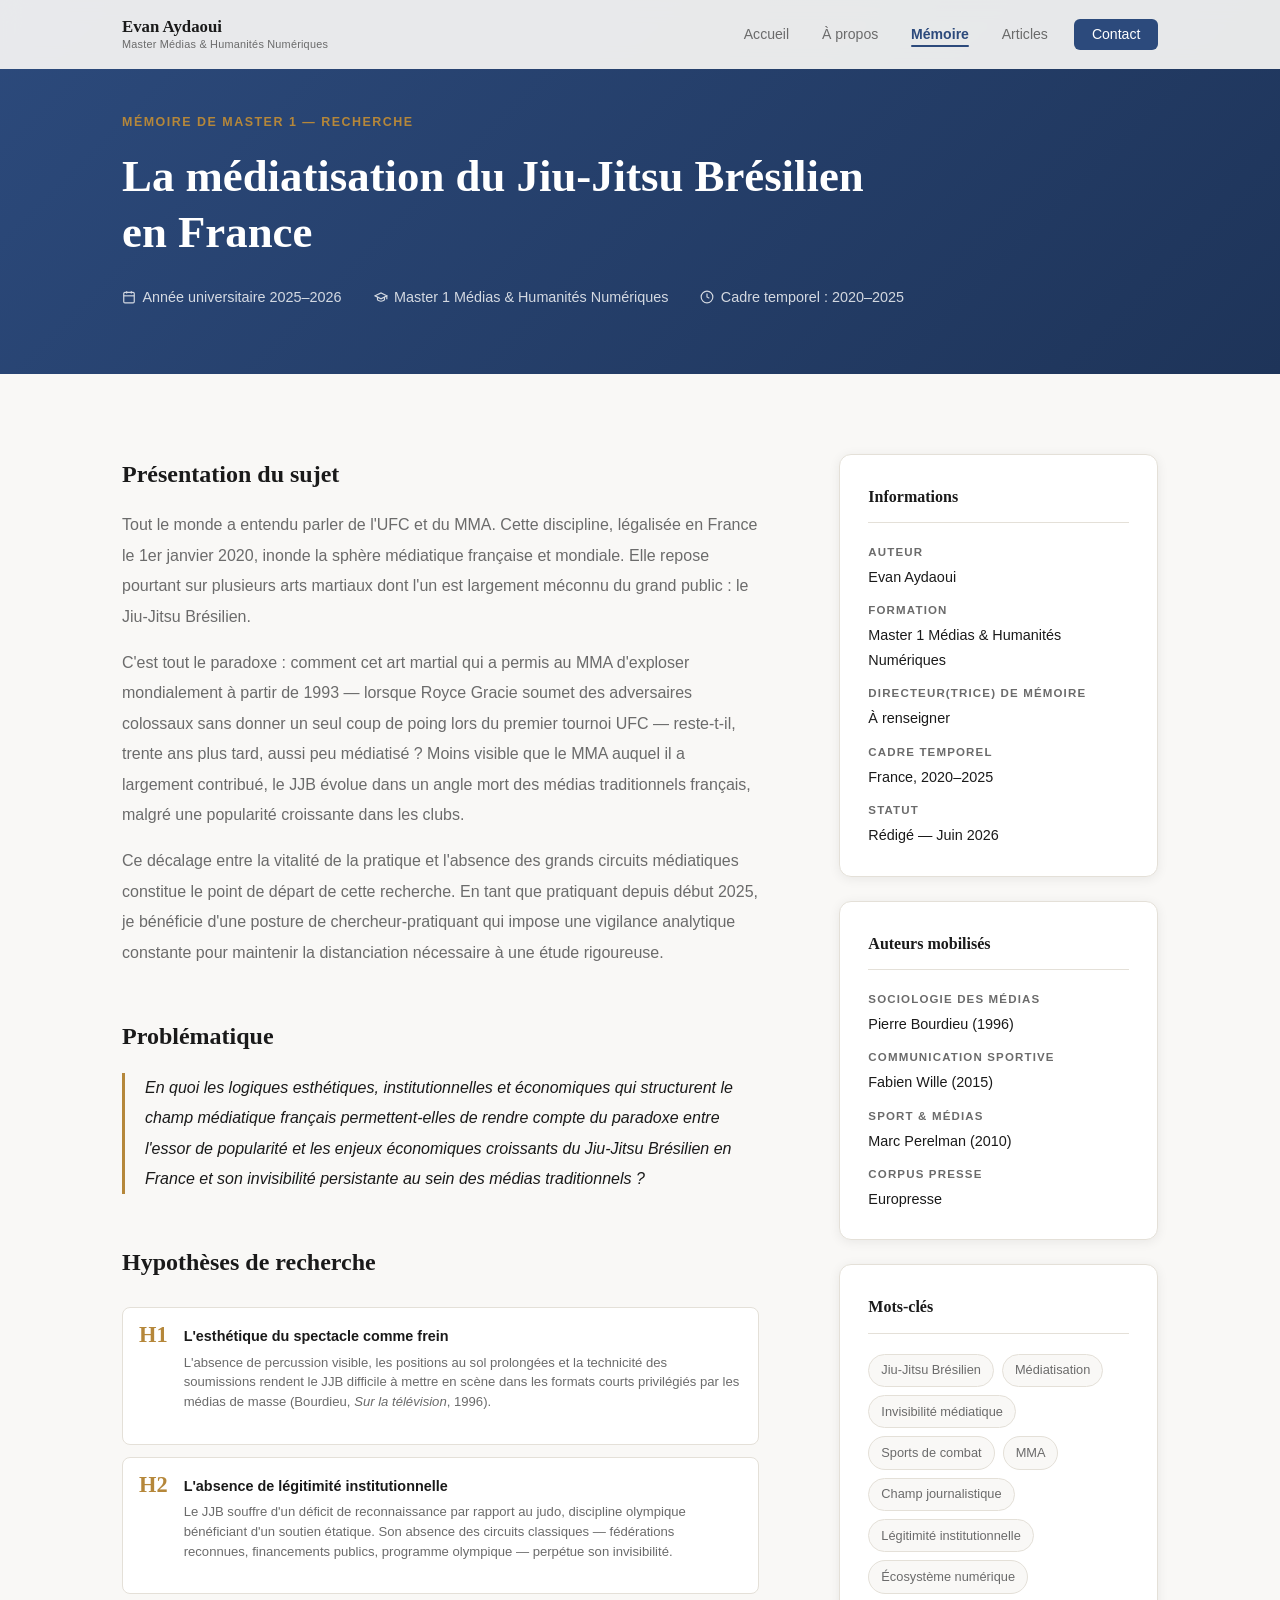
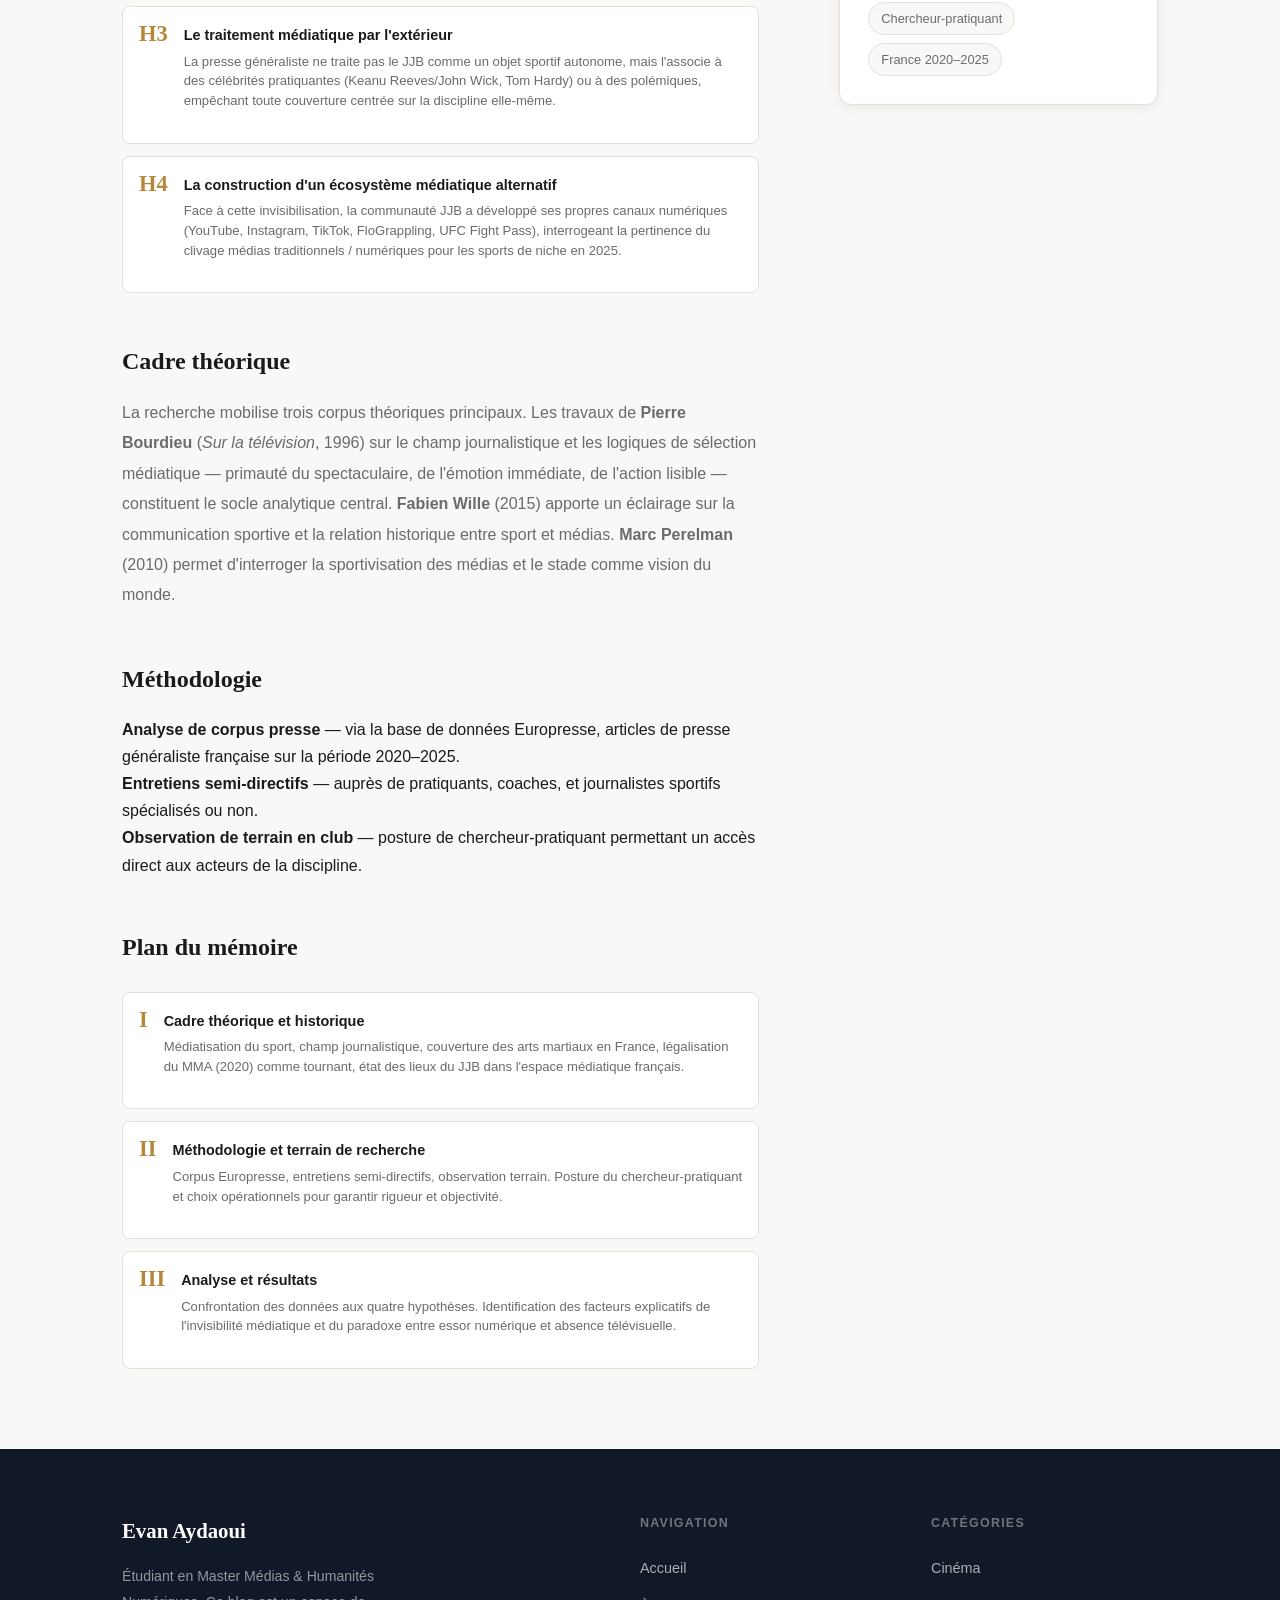
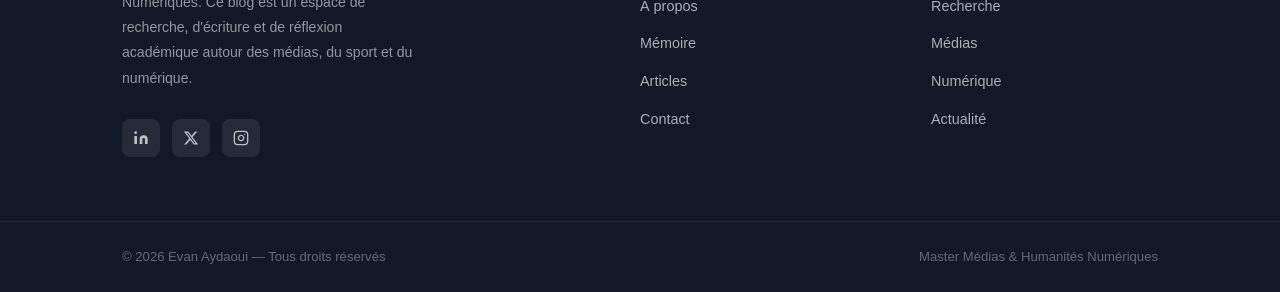
<file: memoire.html>
<!DOCTYPE html>
<html lang="fr">
<head>
  <meta charset="UTF-8" />
  <meta name="viewport" content="width=device-width, initial-scale=1.0" />
  <meta http-equiv="Content-Security-Policy" content="default-src 'self'; script-src 'self'; style-src 'self' 'unsafe-inline' https://fonts.googleapis.com; font-src https://fonts.gstatic.com; img-src 'self' data:; base-uri 'self'; form-action 'self'; object-src 'none'" />
  <meta name="referrer" content="strict-origin-when-cross-origin" />
  <meta name="description" content="Mémoire de recherche d'Evan Aydaoui — La médiatisation du Jiu-Jitsu Brésilien en France : problématique, hypothèses, méthodologie et cadre théorique." />
  <meta name="author" content="Evan Aydaoui" />
  <meta name="theme-color" content="#2C4A7C" />
  <link rel="canonical" href="https://babou2106.github.io/BLOG-Evan-Aydaoui-Master-/memoire.html" />
  <meta property="og:type" content="article" />
  <meta property="og:title" content="Mémoire — La médiatisation du Jiu-Jitsu Brésilien en France" />
  <meta property="og:description" content="Pourquoi le JJB reste-t-il invisible dans les médias traditionnels français malgré son essor ? Présentation de ma recherche de Master." />
  <meta property="og:url" content="https://babou2106.github.io/BLOG-Evan-Aydaoui-Master-/memoire.html" />
  <meta property="og:locale" content="fr_FR" />
  <meta name="twitter:card" content="summary" />
  <title>Mémoire — La médiatisation du JJB en France — Evan Aydaoui</title>
  <link rel="icon" type="image/svg+xml" href="assets/icons/favicon.svg" />
  <link rel="stylesheet" href="css/style.css" />
  <link rel="stylesheet" href="css/nav.css" />
  <link rel="stylesheet" href="css/cards.css" />
  <link rel="stylesheet" href="css/responsive.css" />
</head>
<body>

  <!-- ======= NAVIGATION ======= -->
  <nav class="navbar" role="navigation" aria-label="Navigation principale">
    <div class="nav-container">
      <a href="index.html" class="nav-logo">
        <span class="logo-name">Evan Aydaoui</span>
        <span class="logo-subtitle">Master Médias & Humanités Numériques</span>
      </a>
      <ul class="nav-links">
        <li><a href="index.html">Accueil</a></li>
        <li><a href="a-propos.html">À propos</a></li>
        <li><a href="memoire.html" class="active">Mémoire</a></li>
        <li><a href="articles.html">Articles</a></li>
        <li><a href="contact.html" class="nav-cta">Contact</a></li>
      </ul>
      <button class="nav-burger" aria-label="Ouvrir le menu" aria-expanded="false">
        <span></span><span></span><span></span>
      </button>
    </div>
  </nav>

  <main>

    <!-- ======= EN-TÊTE ======= -->
    <section class="memoire-hero">
      <div class="container">
        <p class="memoire-hero-label">Mémoire de Master 1 — Recherche</p>
        <h1>La médiatisation du Jiu-Jitsu Brésilien en France</h1>
        <div class="memoire-hero-meta">
          <span class="memoire-meta-item">
            <svg width="14" height="14" viewBox="0 0 24 24" fill="none" stroke="currentColor" stroke-width="2" xmlns="http://www.w3.org/2000/svg"><rect x="3" y="4" width="18" height="18" rx="2"/><line x1="16" y1="2" x2="16" y2="6"/><line x1="8" y1="2" x2="8" y2="6"/><line x1="3" y1="10" x2="21" y2="10"/></svg>
            Année universitaire 2025–2026
          </span>
          <span class="memoire-meta-item">
            <svg width="14" height="14" viewBox="0 0 24 24" fill="none" stroke="currentColor" stroke-width="2" xmlns="http://www.w3.org/2000/svg"><path d="M22 10v6M2 10l10-5 10 5-10 5z"/><path d="M6 12v5c3 3 9 3 12 0v-5"/></svg>
            Master 1 Médias & Humanités Numériques
          </span>
          <span class="memoire-meta-item">
            <svg width="14" height="14" viewBox="0 0 24 24" fill="none" stroke="currentColor" stroke-width="2" xmlns="http://www.w3.org/2000/svg"><circle cx="12" cy="12" r="10"/><polyline points="12 6 12 12 16 14"/></svg>
            Cadre temporel : 2020–2025
          </span>
        </div>
      </div>
    </section>

    <!-- ======= CORPS ======= -->
    <section class="section">
      <div class="container">
        <div class="memoire-layout">

          <!-- Contenu principal -->
          <div class="memoire-main">

            <h2>Présentation du sujet</h2>
            <p>
              Tout le monde a entendu parler de l'UFC et du MMA. Cette discipline, légalisée en France le 1er janvier 2020, inonde la sphère médiatique française et mondiale. Elle repose pourtant sur plusieurs arts martiaux dont l'un est largement méconnu du grand public : le Jiu-Jitsu Brésilien.
            </p>
            <p>
              C'est tout le paradoxe : comment cet art martial qui a permis au MMA d'exploser mondialement à partir de 1993 — lorsque Royce Gracie soumet des adversaires colossaux sans donner un seul coup de poing lors du premier tournoi UFC — reste-t-il, trente ans plus tard, aussi peu médiatisé ? Moins visible que le MMA auquel il a largement contribué, le JJB évolue dans un angle mort des médias traditionnels français, malgré une popularité croissante dans les clubs.
            </p>
            <p>
              Ce décalage entre la vitalité de la pratique et l'absence des grands circuits médiatiques constitue le point de départ de cette recherche. En tant que pratiquant depuis début 2025, je bénéficie d'une posture de chercheur-pratiquant qui impose une vigilance analytique constante pour maintenir la distanciation nécessaire à une étude rigoureuse.
            </p>

            <h2>Problématique</h2>
            <p style="font-style: italic; border-left: 3px solid var(--accent-secondary); padding-left: 1.25rem; color: var(--text-main);">
              En quoi les logiques esthétiques, institutionnelles et économiques qui structurent le champ médiatique français permettent-elles de rendre compte du paradoxe entre l'essor de popularité et les enjeux économiques croissants du Jiu-Jitsu Brésilien en France et son invisibilité persistante au sein des médias traditionnels ?
            </p>

            <h2>Hypothèses de recherche</h2>
            <div class="chapters-list" style="margin-top: 1.5rem;">
              <div class="chapter-item">
                <span class="chapter-num">H1</span>
                <div class="chapter-info">
                  <h4>L'esthétique du spectacle comme frein</h4>
                  <p>L'absence de percussion visible, les positions au sol prolongées et la technicité des soumissions rendent le JJB difficile à mettre en scène dans les formats courts privilégiés par les médias de masse (Bourdieu, <em>Sur la télévision</em>, 1996).</p>
                </div>
              </div>
              <div class="chapter-item">
                <span class="chapter-num">H2</span>
                <div class="chapter-info">
                  <h4>L'absence de légitimité institutionnelle</h4>
                  <p>Le JJB souffre d'un déficit de reconnaissance par rapport au judo, discipline olympique bénéficiant d'un soutien étatique. Son absence des circuits classiques — fédérations reconnues, financements publics, programme olympique — perpétue son invisibilité.</p>
                </div>
              </div>
              <div class="chapter-item">
                <span class="chapter-num">H3</span>
                <div class="chapter-info">
                  <h4>Le traitement médiatique par l'extérieur</h4>
                  <p>La presse généraliste ne traite pas le JJB comme un objet sportif autonome, mais l'associe à des célébrités pratiquantes (Keanu Reeves/John Wick, Tom Hardy) ou à des polémiques, empêchant toute couverture centrée sur la discipline elle-même.</p>
                </div>
              </div>
              <div class="chapter-item">
                <span class="chapter-num">H4</span>
                <div class="chapter-info">
                  <h4>La construction d'un écosystème médiatique alternatif</h4>
                  <p>Face à cette invisibilisation, la communauté JJB a développé ses propres canaux numériques (YouTube, Instagram, TikTok, FloGrappling, UFC Fight Pass), interrogeant la pertinence du clivage médias traditionnels / numériques pour les sports de niche en 2025.</p>
                </div>
              </div>
            </div>

            <h2>Cadre théorique</h2>
            <p>
              La recherche mobilise trois corpus théoriques principaux. Les travaux de <strong>Pierre Bourdieu</strong> (<em>Sur la télévision</em>, 1996) sur le champ journalistique et les logiques de sélection médiatique — primauté du spectaculaire, de l'émotion immédiate, de l'action lisible — constituent le socle analytique central. <strong>Fabien Wille</strong> (2015) apporte un éclairage sur la communication sportive et la relation historique entre sport et médias. <strong>Marc Perelman</strong> (2010) permet d'interroger la sportivisation des médias et le stade comme vision du monde.
            </p>

            <h2>Méthodologie</h2>
            <ul>
              <li><strong>Analyse de corpus presse</strong> — via la base de données Europresse, articles de presse généraliste française sur la période 2020–2025.</li>
              <li><strong>Entretiens semi-directifs</strong> — auprès de pratiquants, coaches, et journalistes sportifs spécialisés ou non.</li>
              <li><strong>Observation de terrain en club</strong> — posture de chercheur-pratiquant permettant un accès direct aux acteurs de la discipline.</li>
            </ul>

            <h2>Plan du mémoire</h2>
            <div class="chapters-list" style="margin-top: 1.5rem;">
              <div class="chapter-item">
                <span class="chapter-num">I</span>
                <div class="chapter-info">
                  <h4>Cadre théorique et historique</h4>
                  <p>Médiatisation du sport, champ journalistique, couverture des arts martiaux en France, légalisation du MMA (2020) comme tournant, état des lieux du JJB dans l'espace médiatique français.</p>
                </div>
              </div>
              <div class="chapter-item">
                <span class="chapter-num">II</span>
                <div class="chapter-info">
                  <h4>Méthodologie et terrain de recherche</h4>
                  <p>Corpus Europresse, entretiens semi-directifs, observation terrain. Posture du chercheur-pratiquant et choix opérationnels pour garantir rigueur et objectivité.</p>
                </div>
              </div>
              <div class="chapter-item">
                <span class="chapter-num">III</span>
                <div class="chapter-info">
                  <h4>Analyse et résultats</h4>
                  <p>Confrontation des données aux quatre hypothèses. Identification des facteurs explicatifs de l'invisibilité médiatique et du paradoxe entre essor numérique et absence télévisuelle.</p>
                </div>
              </div>
            </div>

          </div>

          <!-- Sidebar -->
          <aside class="memoire-sidebar">

            <div class="sidebar-card">
              <h4>Informations</h4>
              <div class="sidebar-info-list">
                <div class="sidebar-info-item">
                  <span class="sidebar-info-label">Auteur</span>
                  <span class="sidebar-info-value">Evan Aydaoui</span>
                </div>
                <div class="sidebar-info-item">
                  <span class="sidebar-info-label">Formation</span>
                  <span class="sidebar-info-value">Master 1 Médias & Humanités Numériques</span>
                </div>
                <div class="sidebar-info-item">
                  <span class="sidebar-info-label">Directeur(trice) de mémoire</span>
                  <span class="sidebar-info-value">À renseigner</span>
                </div>
                <div class="sidebar-info-item">
                  <span class="sidebar-info-label">Cadre temporel</span>
                  <span class="sidebar-info-value">France, 2020–2025</span>
                </div>
                <div class="sidebar-info-item">
                  <span class="sidebar-info-label">Statut</span>
                  <span class="sidebar-info-value">Rédigé — Juin 2026</span>
                </div>
              </div>
            </div>

            <div class="sidebar-card">
              <h4>Auteurs mobilisés</h4>
              <div class="sidebar-info-list">
                <div class="sidebar-info-item">
                  <span class="sidebar-info-label">Sociologie des médias</span>
                  <span class="sidebar-info-value">Pierre Bourdieu (1996)</span>
                </div>
                <div class="sidebar-info-item">
                  <span class="sidebar-info-label">Communication sportive</span>
                  <span class="sidebar-info-value">Fabien Wille (2015)</span>
                </div>
                <div class="sidebar-info-item">
                  <span class="sidebar-info-label">Sport & médias</span>
                  <span class="sidebar-info-value">Marc Perelman (2010)</span>
                </div>
                <div class="sidebar-info-item">
                  <span class="sidebar-info-label">Corpus presse</span>
                  <span class="sidebar-info-value">Europresse</span>
                </div>
              </div>
            </div>

            <div class="sidebar-card">
              <h4>Mots-clés</h4>
              <div class="keyword-list">
                <span class="keyword">Jiu-Jitsu Brésilien</span>
                <span class="keyword">Médiatisation</span>
                <span class="keyword">Invisibilité médiatique</span>
                <span class="keyword">Sports de combat</span>
                <span class="keyword">MMA</span>
                <span class="keyword">Champ journalistique</span>
                <span class="keyword">Légitimité institutionnelle</span>
                <span class="keyword">Écosystème numérique</span>
                <span class="keyword">Chercheur-pratiquant</span>
                <span class="keyword">France 2020–2025</span>
              </div>
            </div>

          </aside>
        </div>
      </div>
    </section>

  </main>

  <!-- ======= FOOTER ======= -->
  <footer class="footer">
    <div class="container">
      <div class="footer-grid">
        <div class="footer-brand">
          <span class="footer-brand-name">Evan Aydaoui</span>
          <p>Étudiant en Master Médias & Humanités Numériques. Ce blog est un espace de recherche, d'écriture et de réflexion académique autour des médias, du sport et du numérique.</p>
          <div class="footer-social">
            <a href="https://linkedin.com" target="_blank" rel="noopener noreferrer" aria-label="LinkedIn">
              <svg viewBox="0 0 24 24" fill="currentColor"><path d="M16 8a6 6 0 016 6v7h-4v-7a2 2 0 00-2-2 2 2 0 00-2 2v7h-4v-7a6 6 0 016-6zM2 9h4v12H2z"/><circle cx="4" cy="4" r="2"/></svg>
            </a>
            <a href="https://x.com" target="_blank" rel="noopener noreferrer" aria-label="Twitter / X">
              <svg viewBox="0 0 24 24" fill="currentColor"><path d="M18.244 2.25h3.308l-7.227 8.26 8.502 11.24H16.17l-5.214-6.817L4.99 21.75H1.68l7.73-8.835L1.254 2.25H8.08l4.713 6.231zm-1.161 17.52h1.833L7.084 4.126H5.117z"/></svg>
            </a>
            <a href="https://instagram.com" target="_blank" rel="noopener noreferrer" aria-label="Instagram">
              <svg viewBox="0 0 24 24" fill="none" stroke="currentColor" stroke-width="2" stroke-linecap="round" stroke-linejoin="round"><rect x="2" y="2" width="20" height="20" rx="5" ry="5"/><path d="M16 11.37A4 4 0 1112.63 8 4 4 0 0116 11.37z"/><line x1="17.5" y1="6.5" x2="17.51" y2="6.5"/></svg>
            </a>
          </div>
        </div>
        <div class="footer-col">
          <h4>Navigation</h4>
          <ul>
            <li><a href="index.html">Accueil</a></li>
            <li><a href="a-propos.html">À propos</a></li>
            <li><a href="memoire.html">Mémoire</a></li>
            <li><a href="articles.html">Articles</a></li>
            <li><a href="contact.html">Contact</a></li>
          </ul>
        </div>
        <div class="footer-col">
          <h4>Catégories</h4>
          <ul>
            <li><a href="articles.html">Cinéma</a></li>
            <li><a href="articles.html">Recherche</a></li>
            <li><a href="articles.html">Médias</a></li>
            <li><a href="articles.html">Numérique</a></li>
            <li><a href="articles.html">Actualité</a></li>
          </ul>
        </div>
      </div>
    </div>
    <div class="footer-bottom">
      <div class="container">
        <div class="footer-bottom-inner">
          <span>© 2026 Evan Aydaoui — Tous droits réservés</span>
          <span>Master Médias & Humanités Numériques</span>
        </div>
      </div>
    </div>
  </footer>

  <script src="js/main.js"></script>
</body>
</html>
</file>
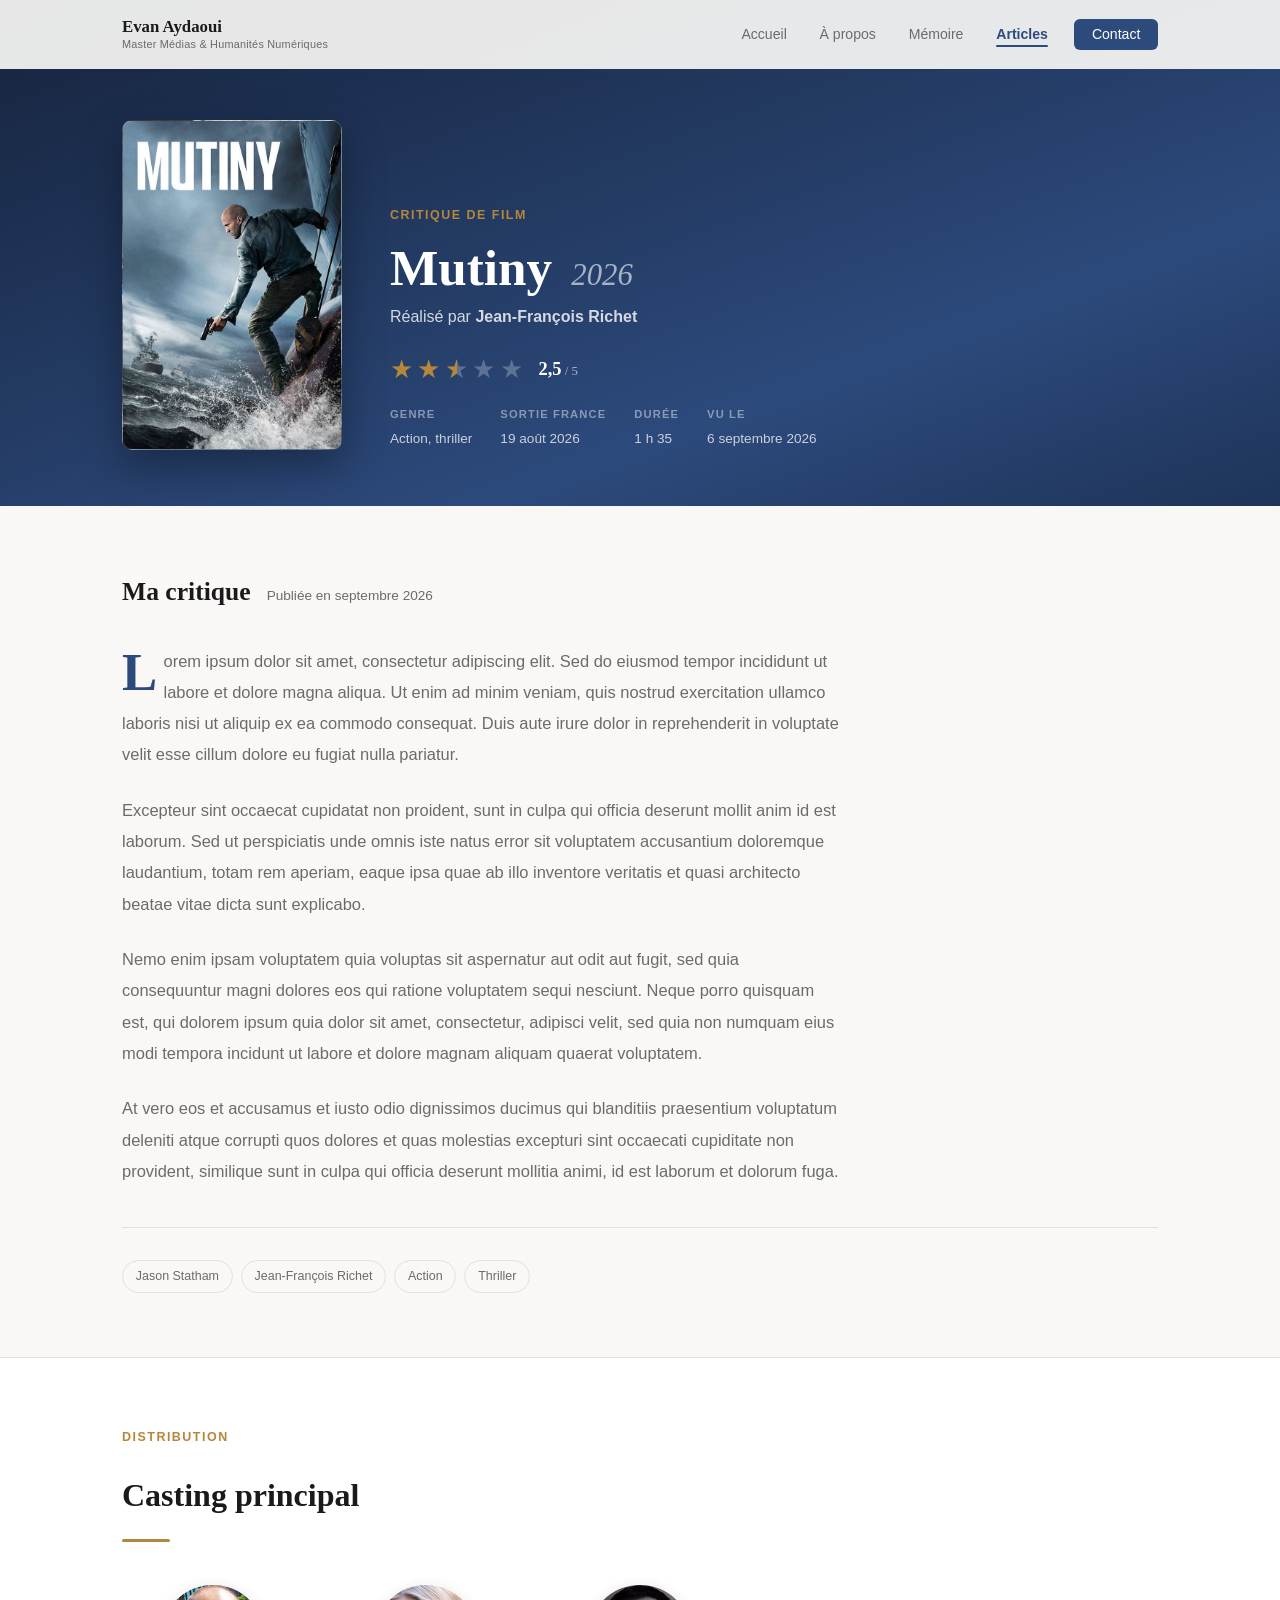
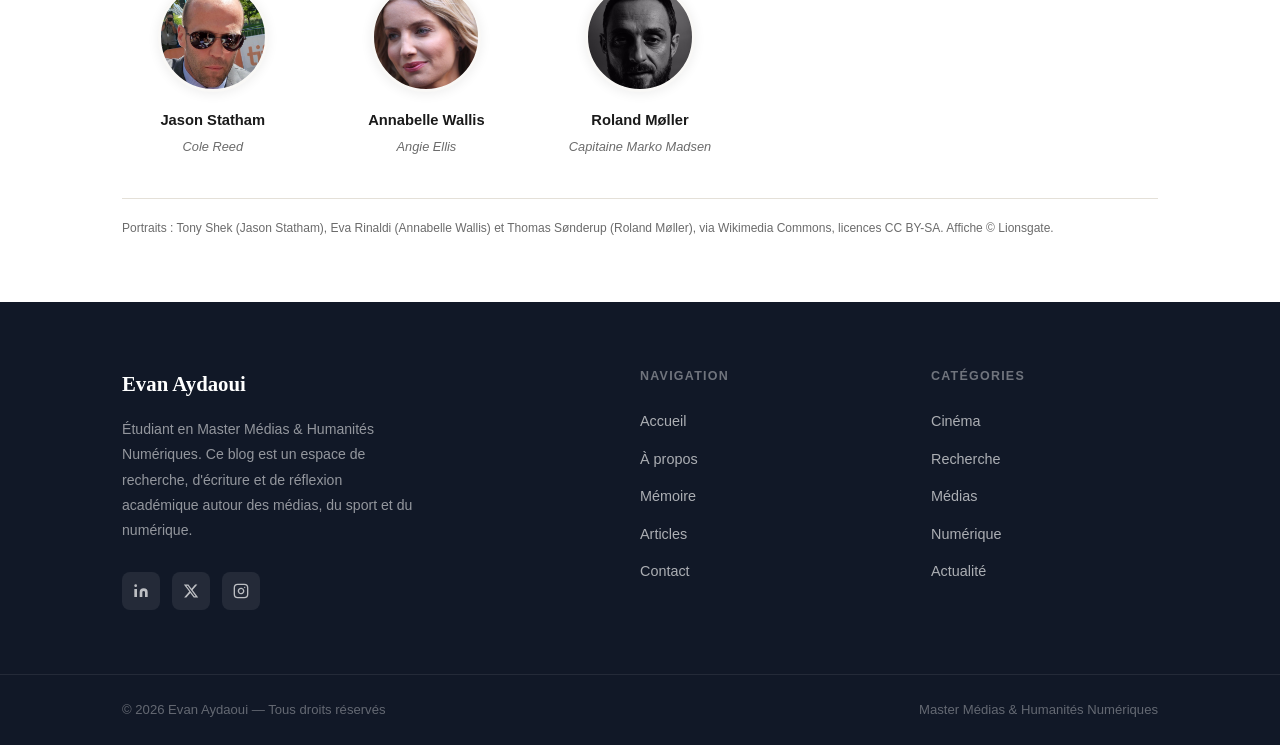
<file: article/critique-mutiny.html>
<!DOCTYPE html>
<html lang="fr">
<head>
  <meta charset="UTF-8" />
  <meta name="viewport" content="width=device-width, initial-scale=1.0" />
  <meta http-equiv="Content-Security-Policy" content="default-src 'self'; script-src 'self'; style-src 'self' 'unsafe-inline' https://fonts.googleapis.com; font-src https://fonts.gstatic.com; img-src 'self' data:; base-uri 'self'; form-action 'self'; object-src 'none'" />
  <meta name="referrer" content="strict-origin-when-cross-origin" />
  <meta name="description" content="Critique de Mutiny (2026) de Jean-François Richet — note, avis et casting. Par Evan Aydaoui." />
  <meta name="author" content="Evan Aydaoui" />
  <meta name="theme-color" content="#2C4A7C" />
  <link rel="canonical" href="https://babou2106.github.io/BLOG-Evan-Aydaoui-Master-/article/critique-mutiny.html" />
  <meta property="og:type" content="article" />
  <meta property="og:title" content="Mutiny (2026) — Critique" />
  <meta property="og:description" content="Mon avis sur Mutiny, l'action thriller de Jean-François Richet avec Jason Statham." />
  <meta property="og:url" content="https://babou2106.github.io/BLOG-Evan-Aydaoui-Master-/article/critique-mutiny.html" />
  <meta property="og:locale" content="fr_FR" />
  <meta name="twitter:card" content="summary" />
  <title>Mutiny (2026) — Critique — Evan Aydaoui</title>
  <link rel="icon" type="image/svg+xml" href="../assets/icons/favicon.svg" />
  <link rel="stylesheet" href="../css/style.css" />
  <link rel="stylesheet" href="../css/nav.css" />
  <link rel="stylesheet" href="../css/cards.css" />
  <link rel="stylesheet" href="../css/cinema.css" />
  <link rel="stylesheet" href="../css/responsive.css" />
</head>
<body>

  <!-- ======= NAVIGATION ======= -->
  <nav class="navbar" role="navigation" aria-label="Navigation principale">
    <div class="nav-container">
      <a href="../index.html" class="nav-logo">
        <span class="logo-name">Evan Aydaoui</span>
        <span class="logo-subtitle">Master Médias & Humanités Numériques</span>
      </a>
      <ul class="nav-links">
        <li><a href="../index.html">Accueil</a></li>
        <li><a href="../a-propos.html">À propos</a></li>
        <li><a href="../memoire.html">Mémoire</a></li>
        <li><a href="../articles.html" class="active">Articles</a></li>
        <li><a href="../contact.html" class="nav-cta">Contact</a></li>
      </ul>
      <button class="nav-burger" aria-label="Ouvrir le menu" aria-expanded="false">
        <span></span><span></span><span></span>
      </button>
    </div>
  </nav>

  <main>

    <!-- ======= EN-TÊTE FILM ======= -->
    <section class="film-hero">
      <div class="container">
        <div class="film-hero-inner">

          <div class="film-poster" data-img="../assets/img/films/mutiny-poster.jpg">
            Affiche<br />Mutiny
          </div>

          <div class="film-hero-info">
            <p class="film-label">Critique de film</p>
            <h1 class="film-title">Mutiny <span class="film-year">2026</span></h1>
            <p class="film-director">Réalisé par <strong>Jean-François Richet</strong></p>

            <div class="film-rating">
              <span class="stars" aria-label="Note : 2,5 sur 5">
                <span>★</span><span>★</span><span class="star-half">★</span><span class="star-empty">★</span><span class="star-empty">★</span>
              </span>
              <span class="rating-value">2,5<span> / 5</span></span>
            </div>

            <div class="film-meta">
              <div class="film-meta-item">
                <strong>Genre</strong>
                Action, thriller
              </div>
              <div class="film-meta-item">
                <strong>Sortie France</strong>
                19 août 2026
              </div>
              <div class="film-meta-item">
                <strong>Durée</strong>
                1 h 35
              </div>
              <div class="film-meta-item">
                <strong>Vu le</strong>
                6 septembre 2026
              </div>
            </div>
          </div>

        </div>
      </div>
    </section>

    <!-- ======= CRITIQUE ======= -->
    <section class="review-section">
      <div class="container">
        <div class="review-header">
          <h2>Ma critique</h2>
          <span class="review-date">Publiée en septembre 2026</span>
        </div>
        <div class="review-body">
          <!-- Remplacer le lorem ipsum ci-dessous par ta critique -->
          <p>
            Lorem ipsum dolor sit amet, consectetur adipiscing elit. Sed do eiusmod tempor incididunt ut labore et dolore magna aliqua. Ut enim ad minim veniam, quis nostrud exercitation ullamco laboris nisi ut aliquip ex ea commodo consequat. Duis aute irure dolor in reprehenderit in voluptate velit esse cillum dolore eu fugiat nulla pariatur.
          </p>
          <p>
            Excepteur sint occaecat cupidatat non proident, sunt in culpa qui officia deserunt mollit anim id est laborum. Sed ut perspiciatis unde omnis iste natus error sit voluptatem accusantium doloremque laudantium, totam rem aperiam, eaque ipsa quae ab illo inventore veritatis et quasi architecto beatae vitae dicta sunt explicabo.
          </p>
          <p>
            Nemo enim ipsam voluptatem quia voluptas sit aspernatur aut odit aut fugit, sed quia consequuntur magni dolores eos qui ratione voluptatem sequi nesciunt. Neque porro quisquam est, qui dolorem ipsum quia dolor sit amet, consectetur, adipisci velit, sed quia non numquam eius modi tempora incidunt ut labore et dolore magnam aliquam quaerat voluptatem.
          </p>
          <p>
            At vero eos et accusamus et iusto odio dignissimos ducimus qui blanditiis praesentium voluptatum deleniti atque corrupti quos dolores et quas molestias excepturi sint occaecati cupiditate non provident, similique sunt in culpa qui officia deserunt mollitia animi, id est laborum et dolorum fuga.
          </p>
        </div>

        <div class="article-tags">
          <span class="article-tag">Jason Statham</span>
          <span class="article-tag">Jean-François Richet</span>
          <span class="article-tag">Action</span>
          <span class="article-tag">Thriller</span>
        </div>
      </div>
    </section>

    <!-- ======= CASTING ======= -->
    <section class="cast-section">
      <div class="container">
        <div class="section-header" style="margin-bottom: 0;">
          <p class="hero-label">Distribution</p>
          <h2 class="section-title">Casting principal</h2>
          <div class="separator"></div>
        </div>

        <div class="cast-grid">

          <div class="cast-member">
            <div class="cast-photo" data-img="../assets/img/cast/mutiny/jason-statham.jpg">JS</div>
            <p class="cast-name">Jason Statham</p>
            <p class="cast-role">Cole Reed</p>
          </div>

          <div class="cast-member">
            <div class="cast-photo" data-img="../assets/img/cast/mutiny/annabelle-wallis.jpg">AW</div>
            <p class="cast-name">Annabelle Wallis</p>
            <p class="cast-role">Angie Ellis</p>
          </div>

          <div class="cast-member">
            <div class="cast-photo" data-img="../assets/img/cast/mutiny/roland-moller.jpg">RM</div>
            <p class="cast-name">Roland Møller</p>
            <p class="cast-role">Capitaine Marko Madsen</p>
          </div>

        </div>

        <p class="photo-credits">
          Portraits : Tony Shek (Jason Statham), Eva Rinaldi (Annabelle Wallis) et Thomas Sønderup (Roland Møller), via Wikimedia Commons, licences CC BY-SA. Affiche © Lionsgate.
        </p>
      </div>
    </section>

  </main>

  <!-- ======= FOOTER ======= -->
  <footer class="footer">
    <div class="container">
      <div class="footer-grid">
        <div class="footer-brand">
          <span class="footer-brand-name">Evan Aydaoui</span>
          <p>Étudiant en Master Médias & Humanités Numériques. Ce blog est un espace de recherche, d'écriture et de réflexion académique autour des médias, du sport et du numérique.</p>
          <div class="footer-social">
            <a href="https://linkedin.com" target="_blank" rel="noopener noreferrer" aria-label="LinkedIn">
              <svg viewBox="0 0 24 24" fill="currentColor"><path d="M16 8a6 6 0 016 6v7h-4v-7a2 2 0 00-2-2 2 2 0 00-2 2v7h-4v-7a6 6 0 016-6zM2 9h4v12H2z"/><circle cx="4" cy="4" r="2"/></svg>
            </a>
            <a href="https://x.com" target="_blank" rel="noopener noreferrer" aria-label="Twitter / X">
              <svg viewBox="0 0 24 24" fill="currentColor"><path d="M18.244 2.25h3.308l-7.227 8.26 8.502 11.24H16.17l-5.214-6.817L4.99 21.75H1.68l7.73-8.835L1.254 2.25H8.08l4.713 6.231zm-1.161 17.52h1.833L7.084 4.126H5.117z"/></svg>
            </a>
            <a href="https://instagram.com" target="_blank" rel="noopener noreferrer" aria-label="Instagram">
              <svg viewBox="0 0 24 24" fill="none" stroke="currentColor" stroke-width="2" stroke-linecap="round" stroke-linejoin="round"><rect x="2" y="2" width="20" height="20" rx="5" ry="5"/><path d="M16 11.37A4 4 0 1112.63 8 4 4 0 0116 11.37z"/><line x1="17.5" y1="6.5" x2="17.51" y2="6.5"/></svg>
            </a>
          </div>
        </div>
        <div class="footer-col">
          <h4>Navigation</h4>
          <ul>
            <li><a href="../index.html">Accueil</a></li>
            <li><a href="../a-propos.html">À propos</a></li>
            <li><a href="../memoire.html">Mémoire</a></li>
            <li><a href="../articles.html">Articles</a></li>
            <li><a href="../contact.html">Contact</a></li>
          </ul>
        </div>
        <div class="footer-col">
          <h4>Catégories</h4>
          <ul>
            <li><a href="../articles.html">Cinéma</a></li>
            <li><a href="../articles.html">Recherche</a></li>
            <li><a href="../articles.html">Médias</a></li>
            <li><a href="../articles.html">Numérique</a></li>
            <li><a href="../articles.html">Actualité</a></li>
          </ul>
        </div>
      </div>
    </div>
    <div class="footer-bottom">
      <div class="container">
        <div class="footer-bottom-inner">
          <span>© 2026 Evan Aydaoui — Tous droits réservés</span>
          <span>Master Médias & Humanités Numériques</span>
        </div>
      </div>
    </div>
  </footer>

  <script src="../js/main.js"></script>
  <script src="../js/film.js"></script>
</body>
</html>
</file>
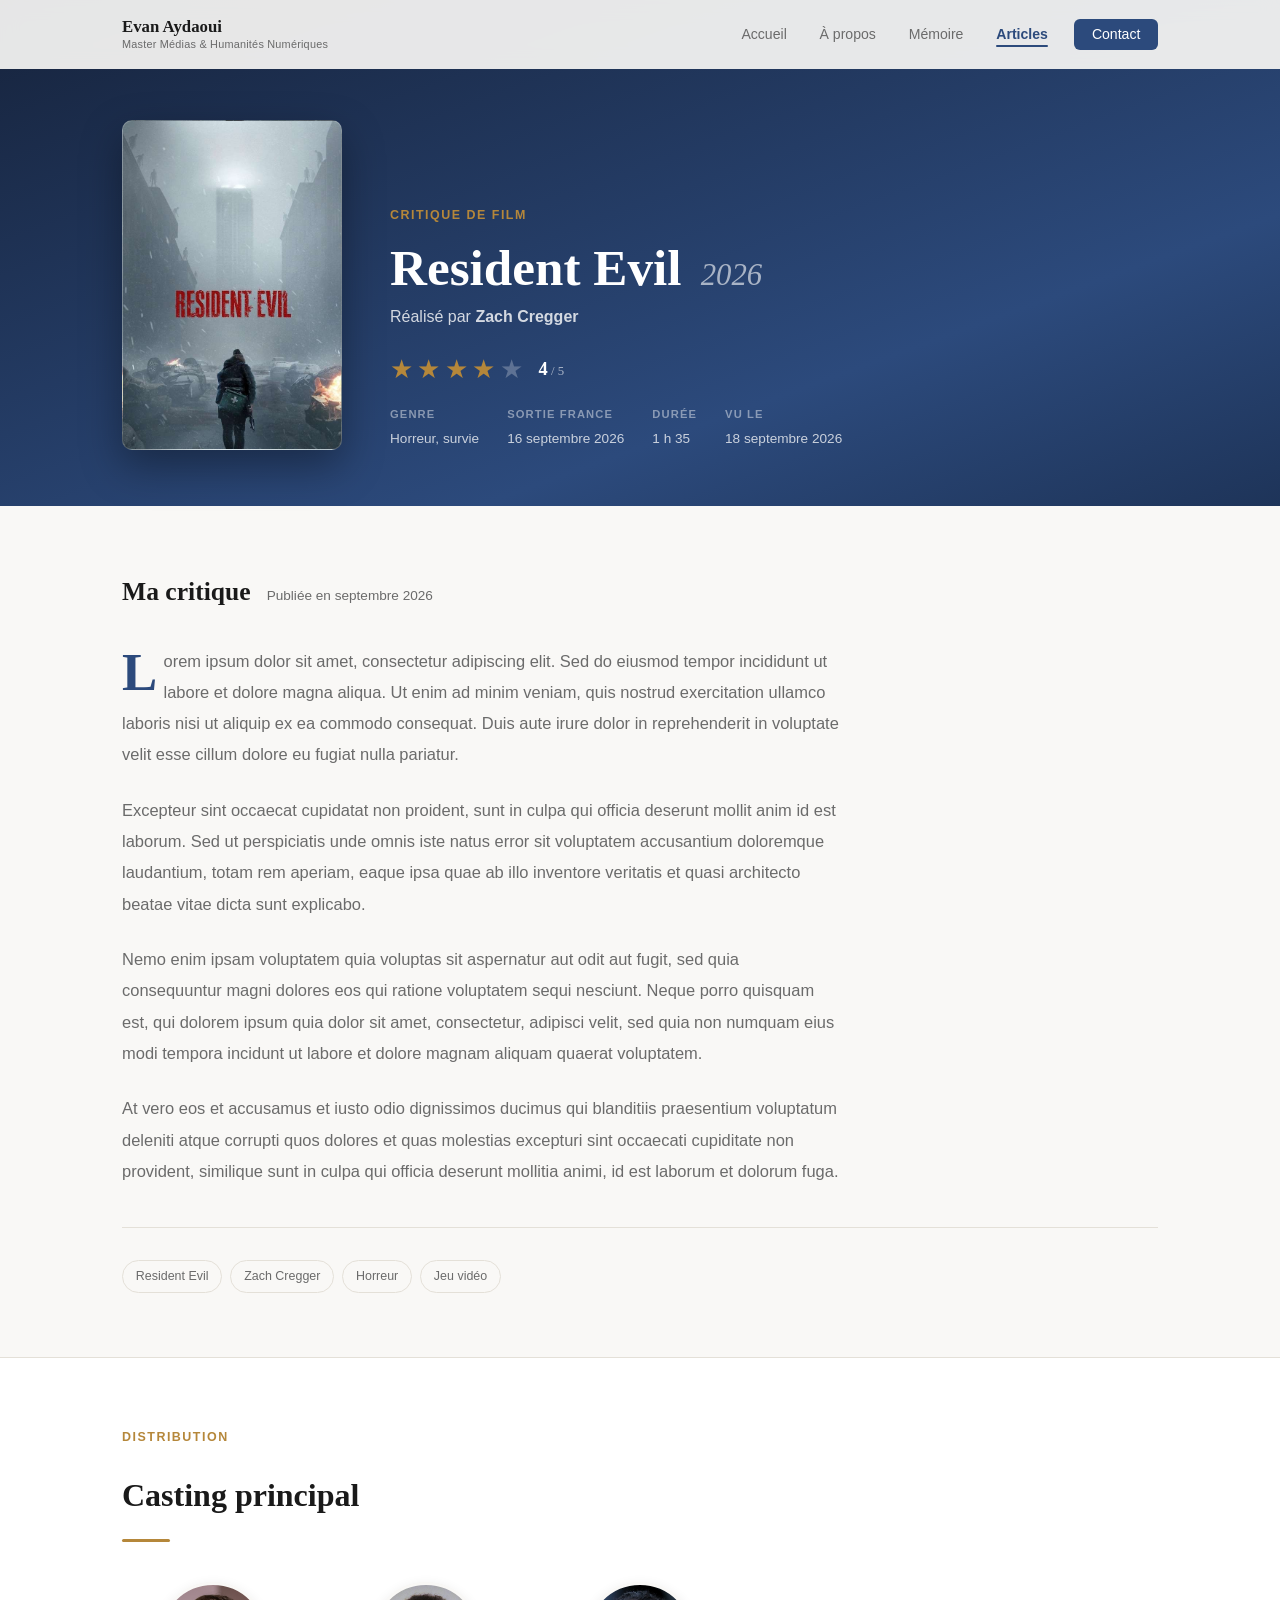
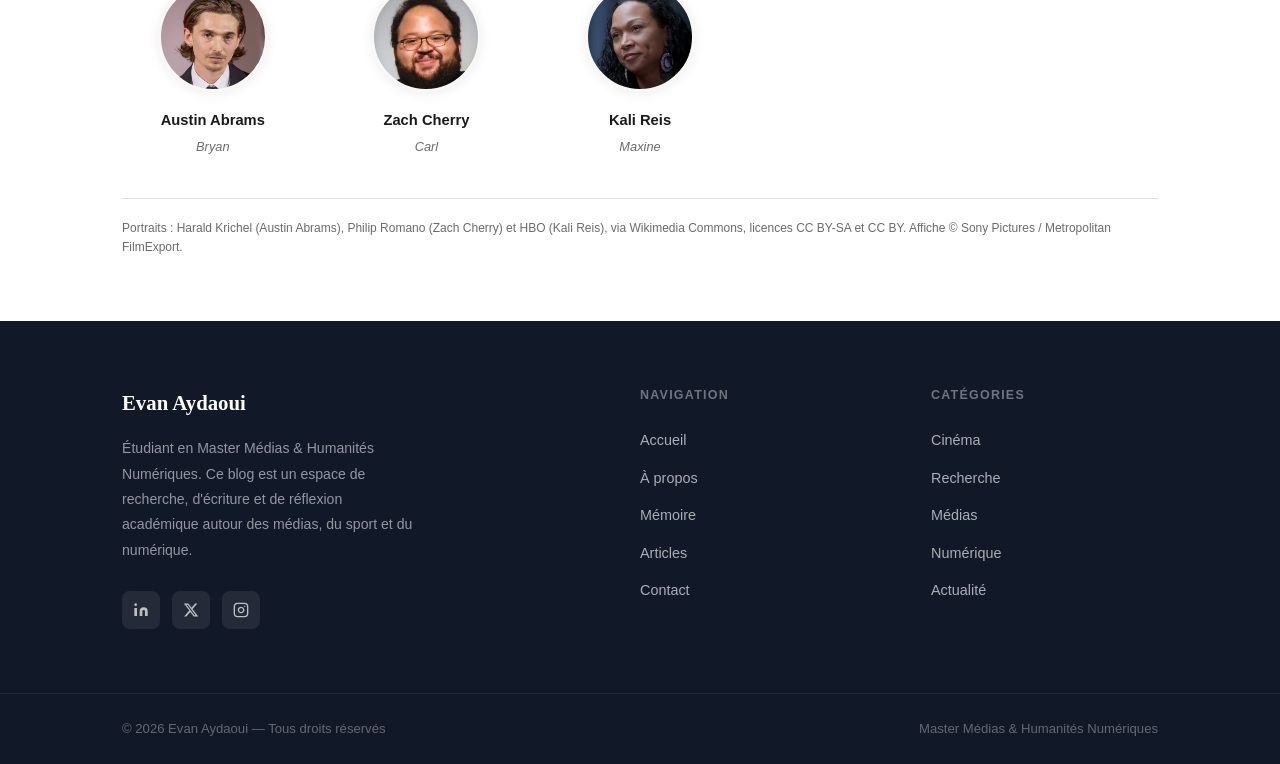
<file: article/critique-resident-evil.html>
<!DOCTYPE html>
<html lang="fr">
<head>
  <meta charset="UTF-8" />
  <meta name="viewport" content="width=device-width, initial-scale=1.0" />
  <meta http-equiv="Content-Security-Policy" content="default-src 'self'; script-src 'self'; style-src 'self' 'unsafe-inline' https://fonts.googleapis.com; font-src https://fonts.gstatic.com; img-src 'self' data:; base-uri 'self'; form-action 'self'; object-src 'none'" />
  <meta name="referrer" content="strict-origin-when-cross-origin" />
  <meta name="description" content="Critique de Resident Evil (2026) de Zach Cregger — note, avis et casting. Par Evan Aydaoui." />
  <meta name="author" content="Evan Aydaoui" />
  <meta name="theme-color" content="#2C4A7C" />
  <link rel="canonical" href="https://babou2106.github.io/BLOG-Evan-Aydaoui-Master-/article/critique-resident-evil.html" />
  <meta property="og:type" content="article" />
  <meta property="og:title" content="Resident Evil (2026) — Critique" />
  <meta property="og:description" content="Mon avis sur Resident Evil, le nouveau film d'horreur de Zach Cregger." />
  <meta property="og:url" content="https://babou2106.github.io/BLOG-Evan-Aydaoui-Master-/article/critique-resident-evil.html" />
  <meta property="og:locale" content="fr_FR" />
  <meta name="twitter:card" content="summary" />
  <title>Resident Evil (2026) — Critique — Evan Aydaoui</title>
  <link rel="icon" type="image/svg+xml" href="../assets/icons/favicon.svg" />
  <link rel="stylesheet" href="../css/style.css" />
  <link rel="stylesheet" href="../css/nav.css" />
  <link rel="stylesheet" href="../css/cards.css" />
  <link rel="stylesheet" href="../css/cinema.css" />
  <link rel="stylesheet" href="../css/responsive.css" />
</head>
<body>

  <!-- ======= NAVIGATION ======= -->
  <nav class="navbar" role="navigation" aria-label="Navigation principale">
    <div class="nav-container">
      <a href="../index.html" class="nav-logo">
        <span class="logo-name">Evan Aydaoui</span>
        <span class="logo-subtitle">Master Médias & Humanités Numériques</span>
      </a>
      <ul class="nav-links">
        <li><a href="../index.html">Accueil</a></li>
        <li><a href="../a-propos.html">À propos</a></li>
        <li><a href="../memoire.html">Mémoire</a></li>
        <li><a href="../articles.html" class="active">Articles</a></li>
        <li><a href="../contact.html" class="nav-cta">Contact</a></li>
      </ul>
      <button class="nav-burger" aria-label="Ouvrir le menu" aria-expanded="false">
        <span></span><span></span><span></span>
      </button>
    </div>
  </nav>

  <main>

    <!-- ======= EN-TÊTE FILM ======= -->
    <section class="film-hero">
      <div class="container">
        <div class="film-hero-inner">

          <div class="film-poster" data-img="../assets/img/films/resident-evil-poster.jpg">
            Affiche<br />Resident Evil
          </div>

          <div class="film-hero-info">
            <p class="film-label">Critique de film</p>
            <h1 class="film-title">Resident Evil <span class="film-year">2026</span></h1>
            <p class="film-director">Réalisé par <strong>Zach Cregger</strong></p>

            <div class="film-rating">
              <span class="stars" aria-label="Note : 4 sur 5">
                <span>★</span><span>★</span><span>★</span><span>★</span><span class="star-empty">★</span>
              </span>
              <span class="rating-value">4<span> / 5</span></span>
            </div>

            <div class="film-meta">
              <div class="film-meta-item">
                <strong>Genre</strong>
                Horreur, survie
              </div>
              <div class="film-meta-item">
                <strong>Sortie France</strong>
                16 septembre 2026
              </div>
              <div class="film-meta-item">
                <strong>Durée</strong>
                1 h 35
              </div>
              <div class="film-meta-item">
                <strong>Vu le</strong>
                18 septembre 2026
              </div>
            </div>
          </div>

        </div>
      </div>
    </section>

    <!-- ======= CRITIQUE ======= -->
    <section class="review-section">
      <div class="container">
        <div class="review-header">
          <h2>Ma critique</h2>
          <span class="review-date">Publiée en septembre 2026</span>
        </div>
        <div class="review-body">
          <!-- Remplacer le lorem ipsum ci-dessous par ta critique -->
          <p>
            Lorem ipsum dolor sit amet, consectetur adipiscing elit. Sed do eiusmod tempor incididunt ut labore et dolore magna aliqua. Ut enim ad minim veniam, quis nostrud exercitation ullamco laboris nisi ut aliquip ex ea commodo consequat. Duis aute irure dolor in reprehenderit in voluptate velit esse cillum dolore eu fugiat nulla pariatur.
          </p>
          <p>
            Excepteur sint occaecat cupidatat non proident, sunt in culpa qui officia deserunt mollit anim id est laborum. Sed ut perspiciatis unde omnis iste natus error sit voluptatem accusantium doloremque laudantium, totam rem aperiam, eaque ipsa quae ab illo inventore veritatis et quasi architecto beatae vitae dicta sunt explicabo.
          </p>
          <p>
            Nemo enim ipsam voluptatem quia voluptas sit aspernatur aut odit aut fugit, sed quia consequuntur magni dolores eos qui ratione voluptatem sequi nesciunt. Neque porro quisquam est, qui dolorem ipsum quia dolor sit amet, consectetur, adipisci velit, sed quia non numquam eius modi tempora incidunt ut labore et dolore magnam aliquam quaerat voluptatem.
          </p>
          <p>
            At vero eos et accusamus et iusto odio dignissimos ducimus qui blanditiis praesentium voluptatum deleniti atque corrupti quos dolores et quas molestias excepturi sint occaecati cupiditate non provident, similique sunt in culpa qui officia deserunt mollitia animi, id est laborum et dolorum fuga.
          </p>
        </div>

        <div class="article-tags">
          <span class="article-tag">Resident Evil</span>
          <span class="article-tag">Zach Cregger</span>
          <span class="article-tag">Horreur</span>
          <span class="article-tag">Jeu vidéo</span>
        </div>
      </div>
    </section>

    <!-- ======= CASTING ======= -->
    <section class="cast-section">
      <div class="container">
        <div class="section-header" style="margin-bottom: 0;">
          <p class="hero-label">Distribution</p>
          <h2 class="section-title">Casting principal</h2>
          <div class="separator"></div>
        </div>

        <div class="cast-grid">

          <div class="cast-member">
            <div class="cast-photo" data-img="../assets/img/cast/resident-evil/austin-abrams.jpg">AA</div>
            <p class="cast-name">Austin Abrams</p>
            <p class="cast-role">Bryan</p>
          </div>

          <div class="cast-member">
            <div class="cast-photo" data-img="../assets/img/cast/resident-evil/zach-cherry.jpg">ZC</div>
            <p class="cast-name">Zach Cherry</p>
            <p class="cast-role">Carl</p>
          </div>

          <div class="cast-member">
            <div class="cast-photo" data-img="../assets/img/cast/resident-evil/kali-reis.jpg">KR</div>
            <p class="cast-name">Kali Reis</p>
            <p class="cast-role">Maxine</p>
          </div>

        </div>

        <p class="photo-credits">
          Portraits : Harald Krichel (Austin Abrams), Philip Romano (Zach Cherry) et HBO (Kali Reis), via Wikimedia Commons, licences CC BY-SA et CC BY. Affiche © Sony Pictures / Metropolitan FilmExport.
        </p>
      </div>
    </section>

  </main>

  <!-- ======= FOOTER ======= -->
  <footer class="footer">
    <div class="container">
      <div class="footer-grid">
        <div class="footer-brand">
          <span class="footer-brand-name">Evan Aydaoui</span>
          <p>Étudiant en Master Médias & Humanités Numériques. Ce blog est un espace de recherche, d'écriture et de réflexion académique autour des médias, du sport et du numérique.</p>
          <div class="footer-social">
            <a href="https://linkedin.com" target="_blank" rel="noopener noreferrer" aria-label="LinkedIn">
              <svg viewBox="0 0 24 24" fill="currentColor"><path d="M16 8a6 6 0 016 6v7h-4v-7a2 2 0 00-2-2 2 2 0 00-2 2v7h-4v-7a6 6 0 016-6zM2 9h4v12H2z"/><circle cx="4" cy="4" r="2"/></svg>
            </a>
            <a href="https://x.com" target="_blank" rel="noopener noreferrer" aria-label="Twitter / X">
              <svg viewBox="0 0 24 24" fill="currentColor"><path d="M18.244 2.25h3.308l-7.227 8.26 8.502 11.24H16.17l-5.214-6.817L4.99 21.75H1.68l7.73-8.835L1.254 2.25H8.08l4.713 6.231zm-1.161 17.52h1.833L7.084 4.126H5.117z"/></svg>
            </a>
            <a href="https://instagram.com" target="_blank" rel="noopener noreferrer" aria-label="Instagram">
              <svg viewBox="0 0 24 24" fill="none" stroke="currentColor" stroke-width="2" stroke-linecap="round" stroke-linejoin="round"><rect x="2" y="2" width="20" height="20" rx="5" ry="5"/><path d="M16 11.37A4 4 0 1112.63 8 4 4 0 0116 11.37z"/><line x1="17.5" y1="6.5" x2="17.51" y2="6.5"/></svg>
            </a>
          </div>
        </div>
        <div class="footer-col">
          <h4>Navigation</h4>
          <ul>
            <li><a href="../index.html">Accueil</a></li>
            <li><a href="../a-propos.html">À propos</a></li>
            <li><a href="../memoire.html">Mémoire</a></li>
            <li><a href="../articles.html">Articles</a></li>
            <li><a href="../contact.html">Contact</a></li>
          </ul>
        </div>
        <div class="footer-col">
          <h4>Catégories</h4>
          <ul>
            <li><a href="../articles.html">Cinéma</a></li>
            <li><a href="../articles.html">Recherche</a></li>
            <li><a href="../articles.html">Médias</a></li>
            <li><a href="../articles.html">Numérique</a></li>
            <li><a href="../articles.html">Actualité</a></li>
          </ul>
        </div>
      </div>
    </div>
    <div class="footer-bottom">
      <div class="container">
        <div class="footer-bottom-inner">
          <span>© 2026 Evan Aydaoui — Tous droits réservés</span>
          <span>Master Médias & Humanités Numériques</span>
        </div>
      </div>
    </div>
  </footer>

  <script src="../js/main.js"></script>
  <script src="../js/film.js"></script>
</body>
</html>
</file>
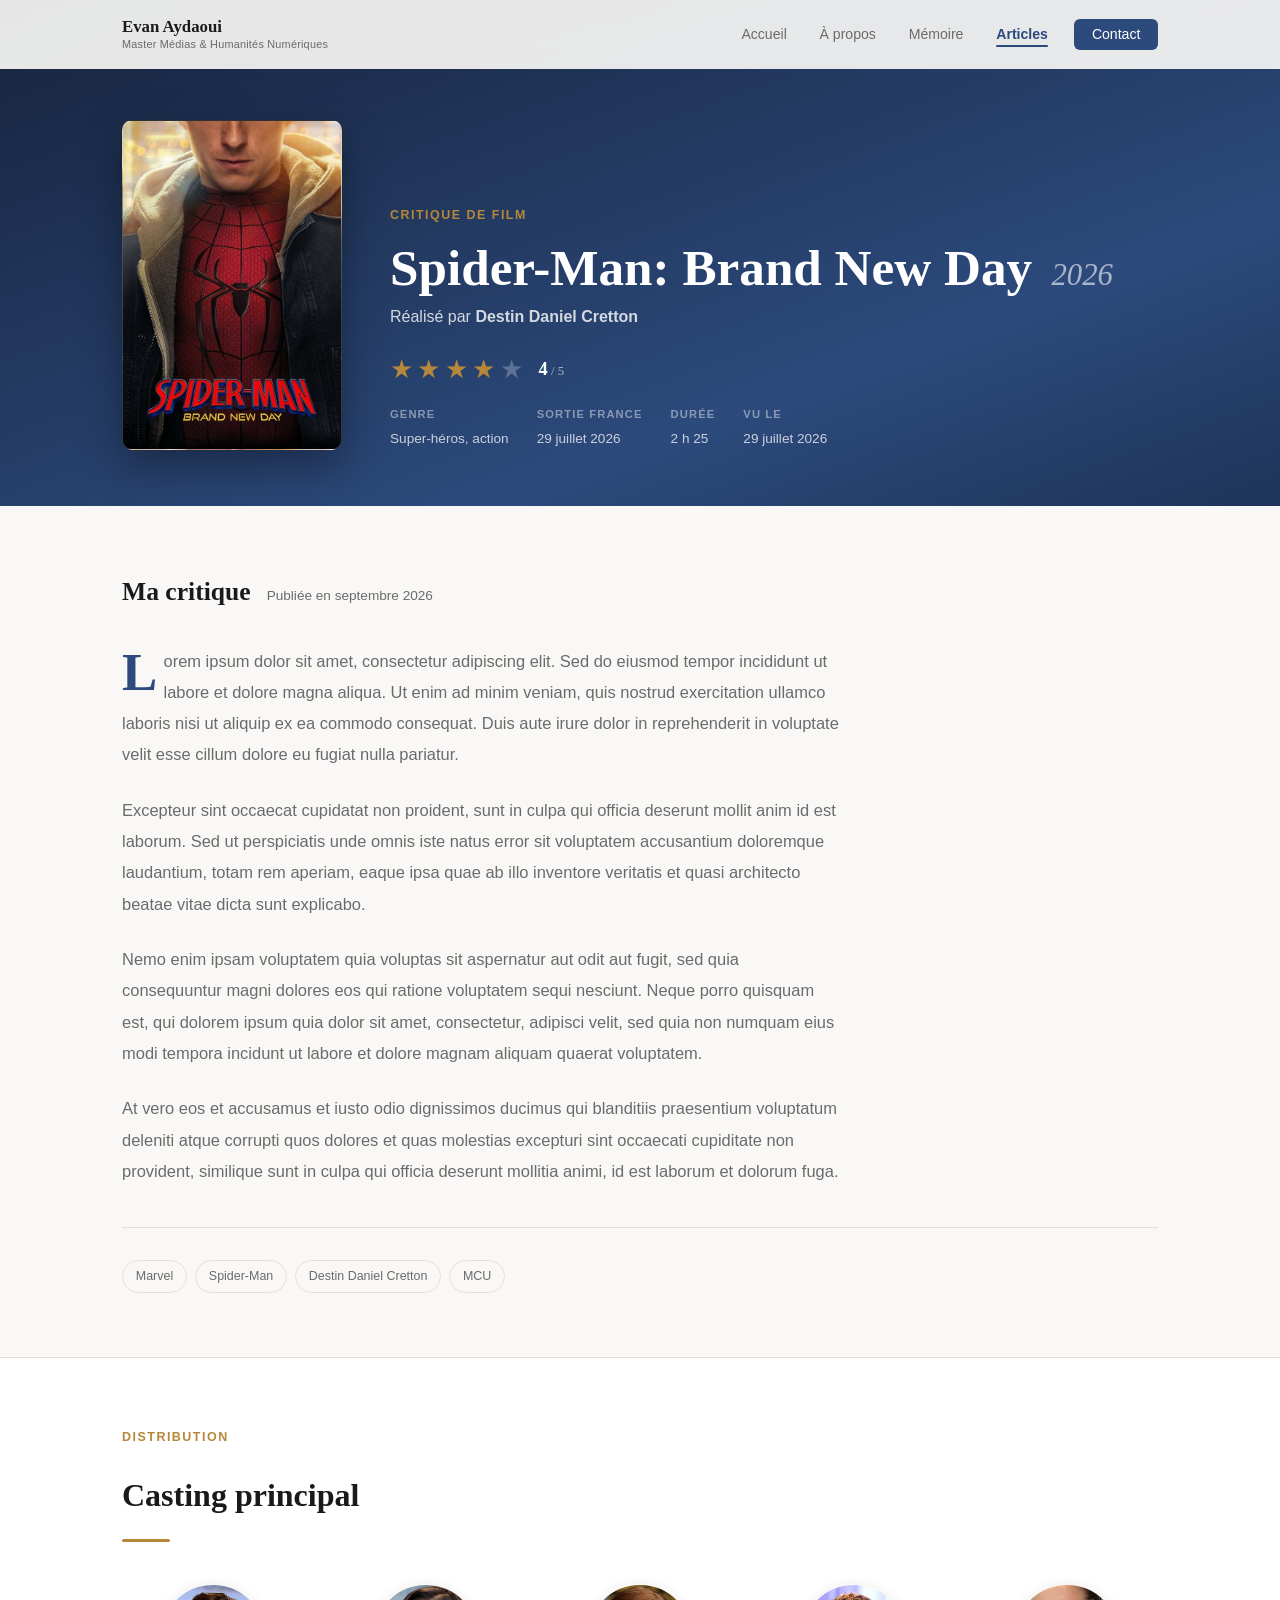
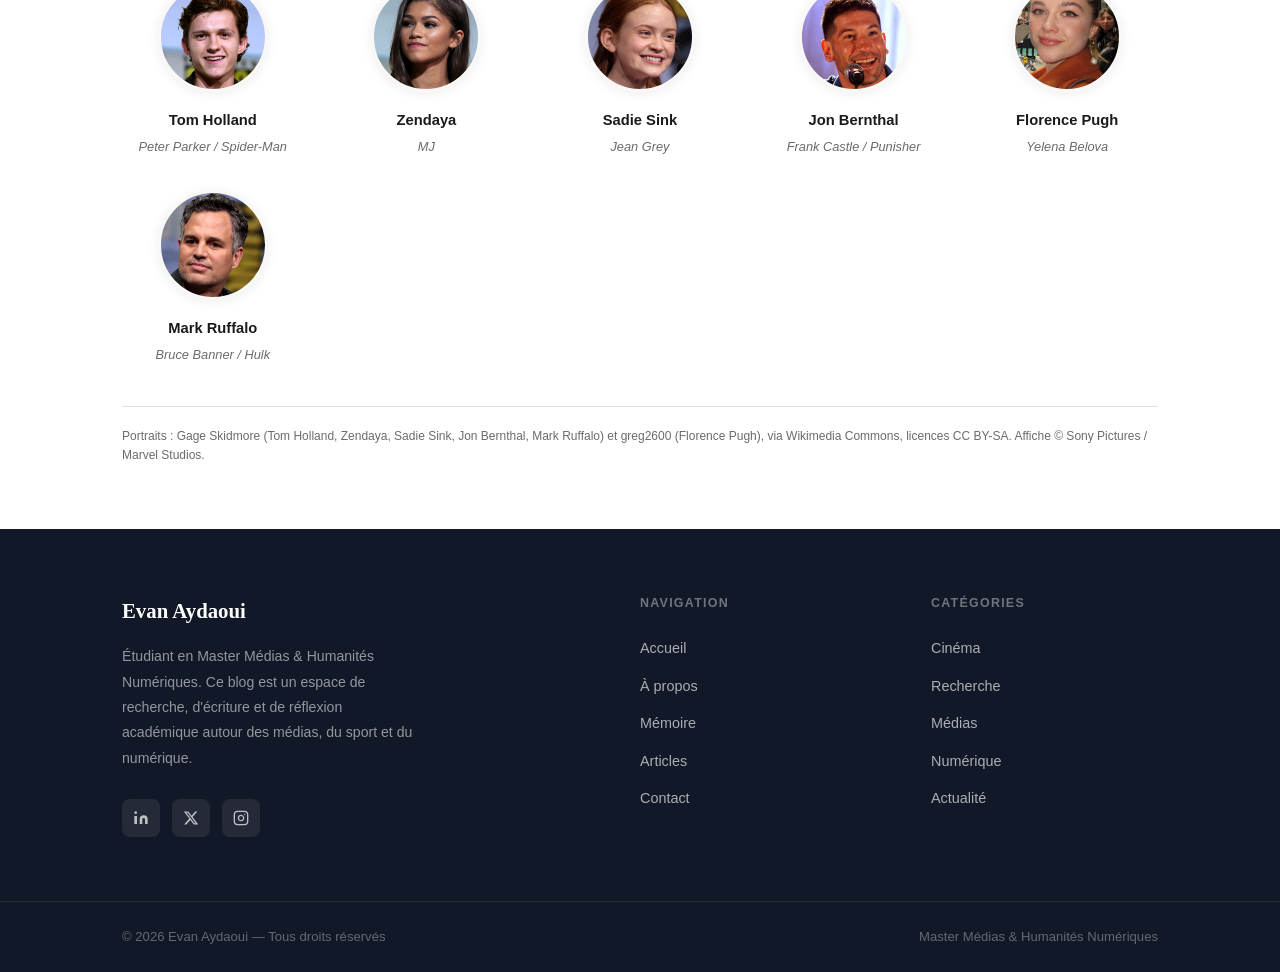
<file: article/critique-spider-man-brand-new-day.html>
<!DOCTYPE html>
<html lang="fr">
<head>
  <meta charset="UTF-8" />
  <meta name="viewport" content="width=device-width, initial-scale=1.0" />
  <meta http-equiv="Content-Security-Policy" content="default-src 'self'; script-src 'self'; style-src 'self' 'unsafe-inline' https://fonts.googleapis.com; font-src https://fonts.gstatic.com; img-src 'self' data:; base-uri 'self'; form-action 'self'; object-src 'none'" />
  <meta name="referrer" content="strict-origin-when-cross-origin" />
  <meta name="description" content="Critique de Spider-Man: Brand New Day (2026) de Destin Daniel Cretton — note, avis et casting. Par Evan Aydaoui." />
  <meta name="author" content="Evan Aydaoui" />
  <meta name="theme-color" content="#2C4A7C" />
  <link rel="canonical" href="https://babou2106.github.io/BLOG-Evan-Aydaoui-Master-/article/critique-spider-man-brand-new-day.html" />
  <meta property="og:type" content="article" />
  <meta property="og:title" content="Spider-Man: Brand New Day (2026) — Critique" />
  <meta property="og:description" content="Mon avis sur Spider-Man: Brand New Day, le nouveau film de Destin Daniel Cretton." />
  <meta property="og:url" content="https://babou2106.github.io/BLOG-Evan-Aydaoui-Master-/article/critique-spider-man-brand-new-day.html" />
  <meta property="og:locale" content="fr_FR" />
  <meta name="twitter:card" content="summary" />
  <title>Spider-Man: Brand New Day (2026) — Critique — Evan Aydaoui</title>
  <link rel="icon" type="image/svg+xml" href="../assets/icons/favicon.svg" />
  <link rel="stylesheet" href="../css/style.css" />
  <link rel="stylesheet" href="../css/nav.css" />
  <link rel="stylesheet" href="../css/cards.css" />
  <link rel="stylesheet" href="../css/cinema.css" />
  <link rel="stylesheet" href="../css/responsive.css" />
</head>
<body>

  <!-- ======= NAVIGATION ======= -->
  <nav class="navbar" role="navigation" aria-label="Navigation principale">
    <div class="nav-container">
      <a href="../index.html" class="nav-logo">
        <span class="logo-name">Evan Aydaoui</span>
        <span class="logo-subtitle">Master Médias & Humanités Numériques</span>
      </a>
      <ul class="nav-links">
        <li><a href="../index.html">Accueil</a></li>
        <li><a href="../a-propos.html">À propos</a></li>
        <li><a href="../memoire.html">Mémoire</a></li>
        <li><a href="../articles.html" class="active">Articles</a></li>
        <li><a href="../contact.html" class="nav-cta">Contact</a></li>
      </ul>
      <button class="nav-burger" aria-label="Ouvrir le menu" aria-expanded="false">
        <span></span><span></span><span></span>
      </button>
    </div>
  </nav>

  <main>

    <!-- ======= EN-TÊTE FILM ======= -->
    <section class="film-hero">
      <div class="container">
        <div class="film-hero-inner">

          <div class="film-poster" data-img="../assets/img/films/spider-man-brand-new-day-poster.jpg">
            Affiche<br />Spider-Man: Brand New Day
          </div>

          <div class="film-hero-info">
            <p class="film-label">Critique de film</p>
            <h1 class="film-title">Spider-Man: Brand New Day <span class="film-year">2026</span></h1>
            <p class="film-director">Réalisé par <strong>Destin Daniel Cretton</strong></p>

            <div class="film-rating">
              <span class="stars" aria-label="Note : 4 sur 5">
                <span>★</span><span>★</span><span>★</span><span>★</span><span class="star-empty">★</span>
              </span>
              <span class="rating-value">4<span> / 5</span></span>
            </div>

            <div class="film-meta">
              <div class="film-meta-item">
                <strong>Genre</strong>
                Super-héros, action
              </div>
              <div class="film-meta-item">
                <strong>Sortie France</strong>
                29 juillet 2026
              </div>
              <div class="film-meta-item">
                <strong>Durée</strong>
                2 h 25
              </div>
              <div class="film-meta-item">
                <strong>Vu le</strong>
                29 juillet 2026
              </div>
            </div>
          </div>

        </div>
      </div>
    </section>

    <!-- ======= CRITIQUE ======= -->
    <section class="review-section">
      <div class="container">
        <div class="review-header">
          <h2>Ma critique</h2>
          <span class="review-date">Publiée en septembre 2026</span>
        </div>
        <div class="review-body">
          <!-- Remplacer le lorem ipsum ci-dessous par ta critique -->
          <p>
            Lorem ipsum dolor sit amet, consectetur adipiscing elit. Sed do eiusmod tempor incididunt ut labore et dolore magna aliqua. Ut enim ad minim veniam, quis nostrud exercitation ullamco laboris nisi ut aliquip ex ea commodo consequat. Duis aute irure dolor in reprehenderit in voluptate velit esse cillum dolore eu fugiat nulla pariatur.
          </p>
          <p>
            Excepteur sint occaecat cupidatat non proident, sunt in culpa qui officia deserunt mollit anim id est laborum. Sed ut perspiciatis unde omnis iste natus error sit voluptatem accusantium doloremque laudantium, totam rem aperiam, eaque ipsa quae ab illo inventore veritatis et quasi architecto beatae vitae dicta sunt explicabo.
          </p>
          <p>
            Nemo enim ipsam voluptatem quia voluptas sit aspernatur aut odit aut fugit, sed quia consequuntur magni dolores eos qui ratione voluptatem sequi nesciunt. Neque porro quisquam est, qui dolorem ipsum quia dolor sit amet, consectetur, adipisci velit, sed quia non numquam eius modi tempora incidunt ut labore et dolore magnam aliquam quaerat voluptatem.
          </p>
          <p>
            At vero eos et accusamus et iusto odio dignissimos ducimus qui blanditiis praesentium voluptatum deleniti atque corrupti quos dolores et quas molestias excepturi sint occaecati cupiditate non provident, similique sunt in culpa qui officia deserunt mollitia animi, id est laborum et dolorum fuga.
          </p>
        </div>

        <div class="article-tags">
          <span class="article-tag">Marvel</span>
          <span class="article-tag">Spider-Man</span>
          <span class="article-tag">Destin Daniel Cretton</span>
          <span class="article-tag">MCU</span>
        </div>
      </div>
    </section>

    <!-- ======= CASTING ======= -->
    <section class="cast-section">
      <div class="container">
        <div class="section-header" style="margin-bottom: 0;">
          <p class="hero-label">Distribution</p>
          <h2 class="section-title">Casting principal</h2>
          <div class="separator"></div>
        </div>

        <div class="cast-grid">

          <div class="cast-member">
            <div class="cast-photo" data-img="../assets/img/cast/spiderman/tom-holland.jpg">TH</div>
            <p class="cast-name">Tom Holland</p>
            <p class="cast-role">Peter Parker / Spider-Man</p>
          </div>

          <div class="cast-member">
            <div class="cast-photo" data-img="../assets/img/cast/spiderman/zendaya.jpg">Z</div>
            <p class="cast-name">Zendaya</p>
            <p class="cast-role">MJ</p>
          </div>

          <div class="cast-member">
            <div class="cast-photo" data-img="../assets/img/cast/spiderman/sadie-sink.jpg">SS</div>
            <p class="cast-name">Sadie Sink</p>
            <p class="cast-role">Jean Grey</p>
          </div>

          <div class="cast-member">
            <div class="cast-photo" data-img="../assets/img/cast/spiderman/jon-bernthal.jpg">JB</div>
            <p class="cast-name">Jon Bernthal</p>
            <p class="cast-role">Frank Castle / Punisher</p>
          </div>

          <div class="cast-member">
            <div class="cast-photo" data-img="../assets/img/cast/spiderman/florence-pugh.jpg">FP</div>
            <p class="cast-name">Florence Pugh</p>
            <p class="cast-role">Yelena Belova</p>
          </div>

          <div class="cast-member">
            <div class="cast-photo" data-img="../assets/img/cast/spiderman/mark-ruffalo.jpg">MR</div>
            <p class="cast-name">Mark Ruffalo</p>
            <p class="cast-role">Bruce Banner / Hulk</p>
          </div>

        </div>

        <p class="photo-credits">
          Portraits : Gage Skidmore (Tom Holland, Zendaya, Sadie Sink, Jon Bernthal, Mark Ruffalo) et greg2600 (Florence Pugh), via Wikimedia Commons, licences CC BY-SA. Affiche © Sony Pictures / Marvel Studios.
        </p>
      </div>
    </section>

  </main>

  <!-- ======= FOOTER ======= -->
  <footer class="footer">
    <div class="container">
      <div class="footer-grid">
        <div class="footer-brand">
          <span class="footer-brand-name">Evan Aydaoui</span>
          <p>Étudiant en Master Médias & Humanités Numériques. Ce blog est un espace de recherche, d'écriture et de réflexion académique autour des médias, du sport et du numérique.</p>
          <div class="footer-social">
            <a href="https://linkedin.com" target="_blank" rel="noopener noreferrer" aria-label="LinkedIn">
              <svg viewBox="0 0 24 24" fill="currentColor"><path d="M16 8a6 6 0 016 6v7h-4v-7a2 2 0 00-2-2 2 2 0 00-2 2v7h-4v-7a6 6 0 016-6zM2 9h4v12H2z"/><circle cx="4" cy="4" r="2"/></svg>
            </a>
            <a href="https://x.com" target="_blank" rel="noopener noreferrer" aria-label="Twitter / X">
              <svg viewBox="0 0 24 24" fill="currentColor"><path d="M18.244 2.25h3.308l-7.227 8.26 8.502 11.24H16.17l-5.214-6.817L4.99 21.75H1.68l7.73-8.835L1.254 2.25H8.08l4.713 6.231zm-1.161 17.52h1.833L7.084 4.126H5.117z"/></svg>
            </a>
            <a href="https://instagram.com" target="_blank" rel="noopener noreferrer" aria-label="Instagram">
              <svg viewBox="0 0 24 24" fill="none" stroke="currentColor" stroke-width="2" stroke-linecap="round" stroke-linejoin="round"><rect x="2" y="2" width="20" height="20" rx="5" ry="5"/><path d="M16 11.37A4 4 0 1112.63 8 4 4 0 0116 11.37z"/><line x1="17.5" y1="6.5" x2="17.51" y2="6.5"/></svg>
            </a>
          </div>
        </div>
        <div class="footer-col">
          <h4>Navigation</h4>
          <ul>
            <li><a href="../index.html">Accueil</a></li>
            <li><a href="../a-propos.html">À propos</a></li>
            <li><a href="../memoire.html">Mémoire</a></li>
            <li><a href="../articles.html">Articles</a></li>
            <li><a href="../contact.html">Contact</a></li>
          </ul>
        </div>
        <div class="footer-col">
          <h4>Catégories</h4>
          <ul>
            <li><a href="../articles.html">Cinéma</a></li>
            <li><a href="../articles.html">Recherche</a></li>
            <li><a href="../articles.html">Médias</a></li>
            <li><a href="../articles.html">Numérique</a></li>
            <li><a href="../articles.html">Actualité</a></li>
          </ul>
        </div>
      </div>
    </div>
    <div class="footer-bottom">
      <div class="container">
        <div class="footer-bottom-inner">
          <span>© 2026 Evan Aydaoui — Tous droits réservés</span>
          <span>Master Médias & Humanités Numériques</span>
        </div>
      </div>
    </div>
  </footer>

  <script src="../js/main.js"></script>
  <script src="../js/film.js"></script>
</body>
</html>
</file>
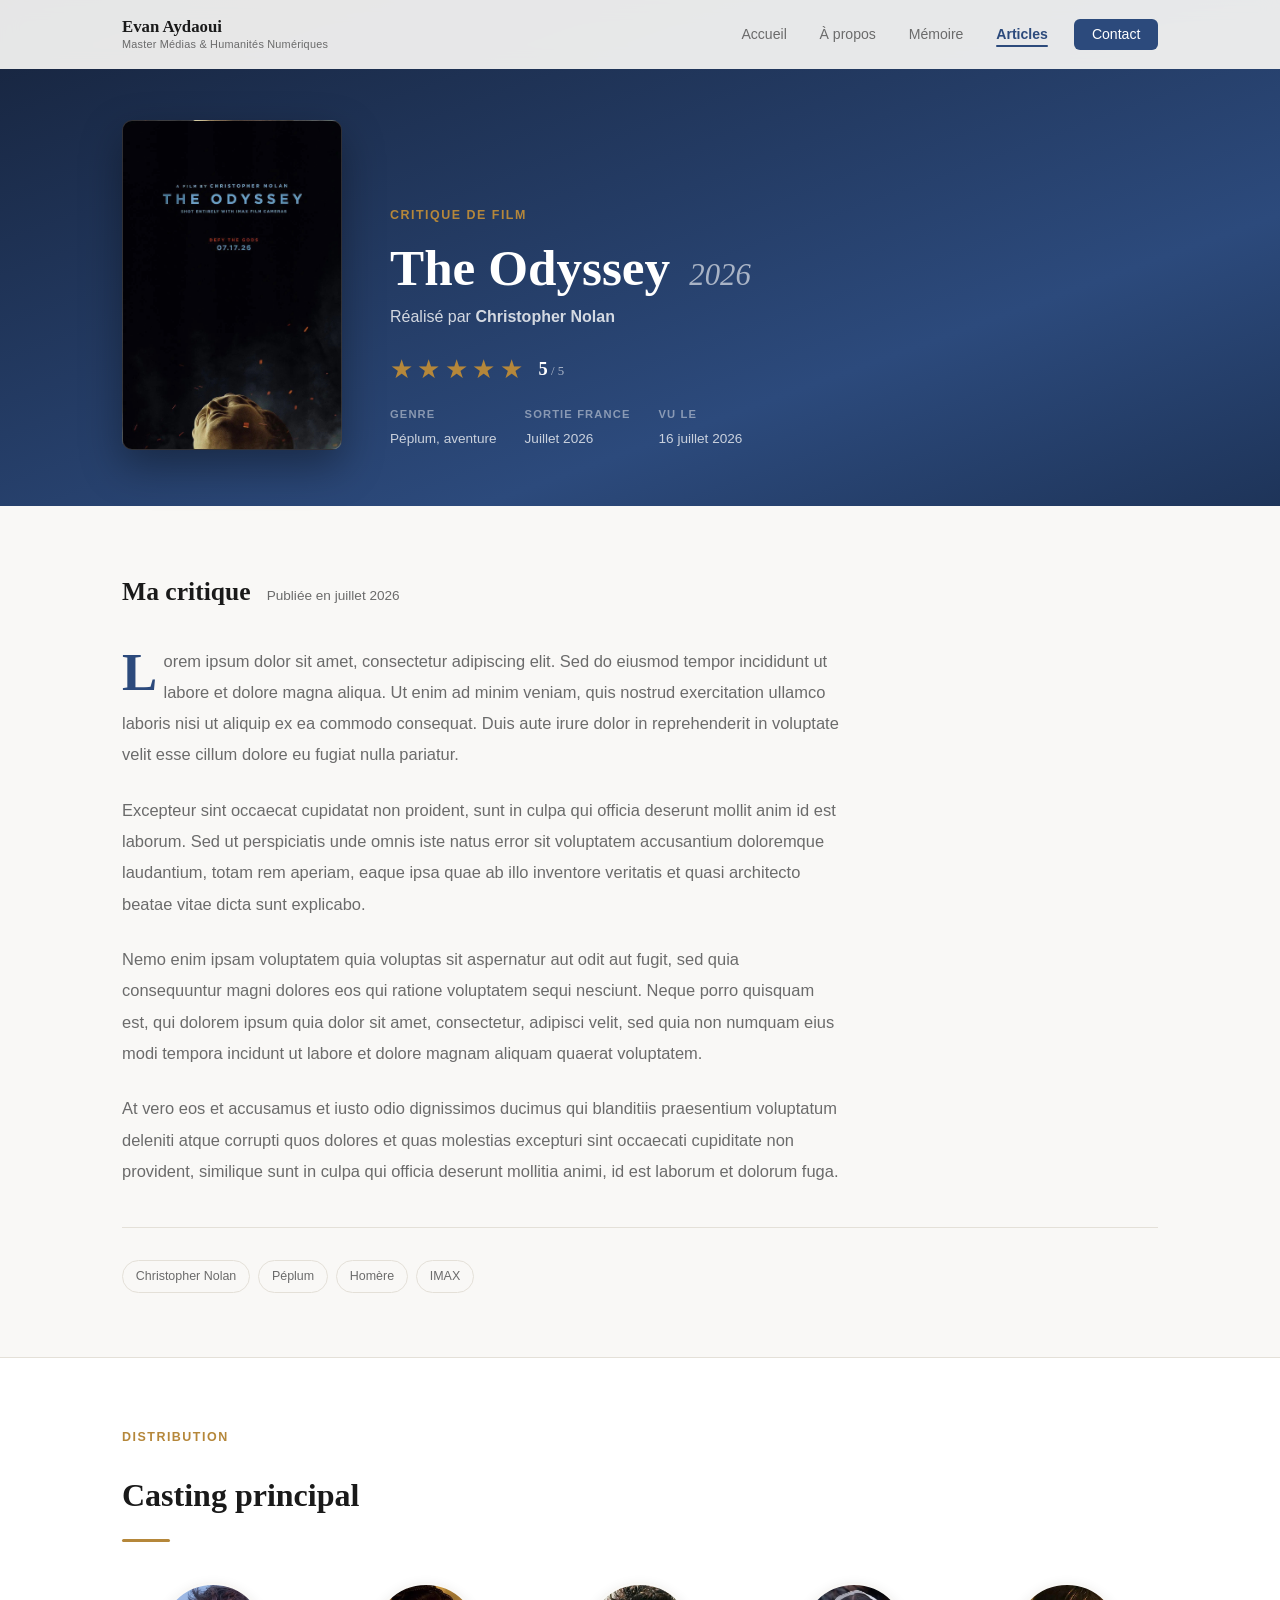
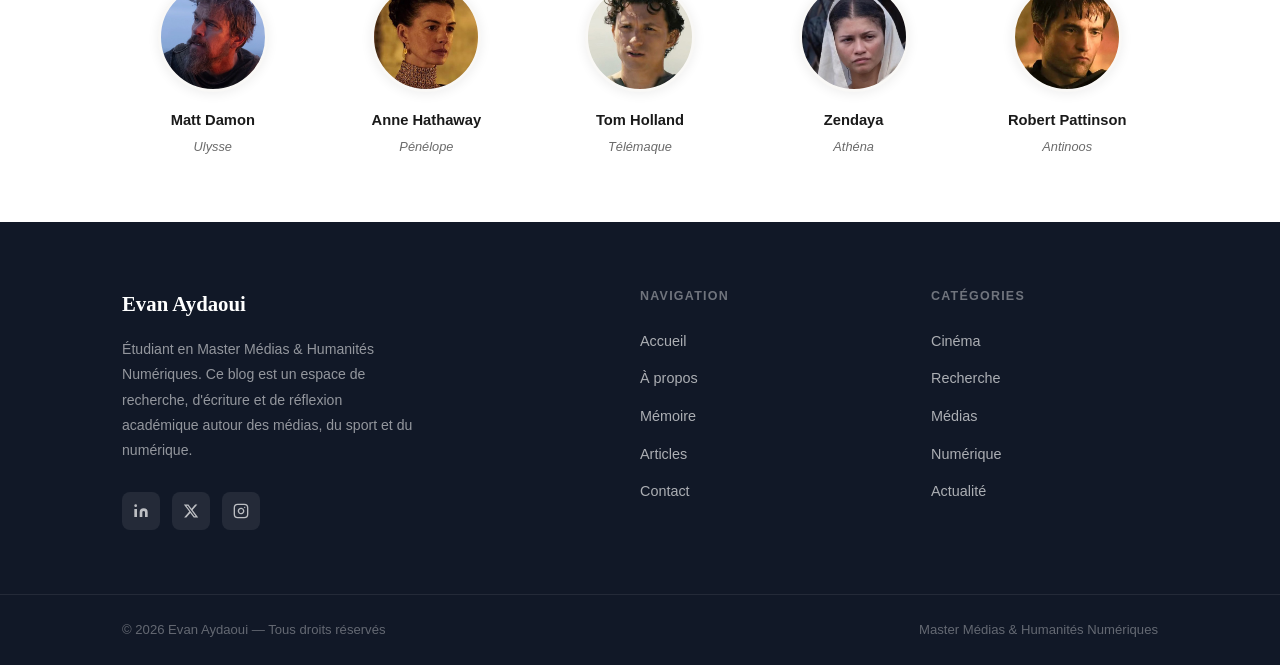
<file: article/critique-the-odyssey.html>
<!DOCTYPE html>
<html lang="fr">
<head>
  <meta charset="UTF-8" />
  <meta name="viewport" content="width=device-width, initial-scale=1.0" />
  <meta http-equiv="Content-Security-Policy" content="default-src 'self'; script-src 'self'; style-src 'self' 'unsafe-inline' https://fonts.googleapis.com; font-src https://fonts.gstatic.com; img-src 'self' data:; base-uri 'self'; form-action 'self'; object-src 'none'" />
  <meta name="referrer" content="strict-origin-when-cross-origin" />
  <meta name="description" content="Critique de The Odyssey (2026) de Christopher Nolan — note, avis et casting. Par Evan Aydaoui." />
  <meta name="author" content="Evan Aydaoui" />
  <meta name="theme-color" content="#2C4A7C" />
  <link rel="canonical" href="https://babou2106.github.io/BLOG-Evan-Aydaoui-Master-/article/critique-the-odyssey.html" />
  <meta property="og:type" content="article" />
  <meta property="og:title" content="The Odyssey (2026) — Critique" />
  <meta property="og:description" content="Mon avis sur The Odyssey, le péplum épique de Christopher Nolan." />
  <meta property="og:url" content="https://babou2106.github.io/BLOG-Evan-Aydaoui-Master-/article/critique-the-odyssey.html" />
  <meta property="og:locale" content="fr_FR" />
  <meta name="twitter:card" content="summary" />
  <title>The Odyssey (2026) — Critique — Evan Aydaoui</title>
  <link rel="icon" type="image/svg+xml" href="../assets/icons/favicon.svg" />
  <link rel="stylesheet" href="../css/style.css" />
  <link rel="stylesheet" href="../css/nav.css" />
  <link rel="stylesheet" href="../css/cards.css" />
  <link rel="stylesheet" href="../css/cinema.css" />
  <link rel="stylesheet" href="../css/responsive.css" />
</head>
<body>

  <!-- ======= NAVIGATION ======= -->
  <nav class="navbar" role="navigation" aria-label="Navigation principale">
    <div class="nav-container">
      <a href="../index.html" class="nav-logo">
        <span class="logo-name">Evan Aydaoui</span>
        <span class="logo-subtitle">Master Médias & Humanités Numériques</span>
      </a>
      <ul class="nav-links">
        <li><a href="../index.html">Accueil</a></li>
        <li><a href="../a-propos.html">À propos</a></li>
        <li><a href="../memoire.html">Mémoire</a></li>
        <li><a href="../articles.html" class="active">Articles</a></li>
        <li><a href="../contact.html" class="nav-cta">Contact</a></li>
      </ul>
      <button class="nav-burger" aria-label="Ouvrir le menu" aria-expanded="false">
        <span></span><span></span><span></span>
      </button>
    </div>
  </nav>

  <main>

    <!-- ======= EN-TÊTE FILM ======= -->
    <section class="film-hero">
      <div class="container">
        <div class="film-hero-inner">

          <!-- Affiche : déposer le fichier assets/img/films/the-odyssey-poster.jpg
               et elle s'affichera automatiquement -->
          <div class="film-poster" data-img="../assets/img/films/the-odyssey-poster.jpg">
            Affiche<br />The Odyssey
          </div>

          <div class="film-hero-info">
            <p class="film-label">Critique de film</p>
            <h1 class="film-title">The Odyssey <span class="film-year">2026</span></h1>
            <p class="film-director">Réalisé par <strong>Christopher Nolan</strong></p>

            <!-- Note : pour modifier, remplacer les ★ pleines / vides ci-dessous
                 et la valeur chiffrée. Exemple 3/5 : 3 étoiles pleines + 2 .star-empty -->
            <div class="film-rating">
              <span class="stars" aria-label="Note : 5 sur 5">
                <span>★</span><span>★</span><span>★</span><span>★</span><span>★</span>
              </span>
              <span class="rating-value">5<span> / 5</span></span>
            </div>

            <div class="film-meta">
              <div class="film-meta-item">
                <strong>Genre</strong>
                Péplum, aventure
              </div>
              <div class="film-meta-item">
                <strong>Sortie France</strong>
                Juillet 2026
              </div>
              <div class="film-meta-item">
                <strong>Vu le</strong>
                16 juillet 2026
              </div>
            </div>
          </div>

        </div>
      </div>
    </section>

    <!-- ======= CRITIQUE ======= -->
    <section class="review-section">
      <div class="container">
        <div class="review-header">
          <h2>Ma critique</h2>
          <span class="review-date">Publiée en juillet 2026</span>
        </div>
        <div class="review-body">
          <!-- Remplacer le lorem ipsum ci-dessous par ta critique -->
          <p>
            Lorem ipsum dolor sit amet, consectetur adipiscing elit. Sed do eiusmod tempor incididunt ut labore et dolore magna aliqua. Ut enim ad minim veniam, quis nostrud exercitation ullamco laboris nisi ut aliquip ex ea commodo consequat. Duis aute irure dolor in reprehenderit in voluptate velit esse cillum dolore eu fugiat nulla pariatur.
          </p>
          <p>
            Excepteur sint occaecat cupidatat non proident, sunt in culpa qui officia deserunt mollit anim id est laborum. Sed ut perspiciatis unde omnis iste natus error sit voluptatem accusantium doloremque laudantium, totam rem aperiam, eaque ipsa quae ab illo inventore veritatis et quasi architecto beatae vitae dicta sunt explicabo.
          </p>
          <p>
            Nemo enim ipsam voluptatem quia voluptas sit aspernatur aut odit aut fugit, sed quia consequuntur magni dolores eos qui ratione voluptatem sequi nesciunt. Neque porro quisquam est, qui dolorem ipsum quia dolor sit amet, consectetur, adipisci velit, sed quia non numquam eius modi tempora incidunt ut labore et dolore magnam aliquam quaerat voluptatem.
          </p>
          <p>
            At vero eos et accusamus et iusto odio dignissimos ducimus qui blanditiis praesentium voluptatum deleniti atque corrupti quos dolores et quas molestias excepturi sint occaecati cupiditate non provident, similique sunt in culpa qui officia deserunt mollitia animi, id est laborum et dolorum fuga.
          </p>
        </div>

        <div class="article-tags">
          <span class="article-tag">Christopher Nolan</span>
          <span class="article-tag">Péplum</span>
          <span class="article-tag">Homère</span>
          <span class="article-tag">IMAX</span>
        </div>
      </div>
    </section>

    <!-- ======= CASTING ======= -->
    <section class="cast-section">
      <div class="container">
        <div class="section-header" style="margin-bottom: 0;">
          <p class="hero-label">Distribution</p>
          <h2 class="section-title">Casting principal</h2>
          <div class="separator"></div>
        </div>

        <!-- Photos : déposer les fichiers dans assets/img/cast/
             avec les noms indiqués dans data-img, elles s'afficheront
             automatiquement à la place des initiales -->
        <div class="cast-grid">

          <div class="cast-member">
            <div class="cast-photo" data-img="../assets/img/cast/matt-damon.jpg">MD</div>
            <p class="cast-name">Matt Damon</p>
            <p class="cast-role">Ulysse</p>
          </div>

          <div class="cast-member">
            <div class="cast-photo" data-img="../assets/img/cast/anne-hathaway.jpg">AH</div>
            <p class="cast-name">Anne Hathaway</p>
            <p class="cast-role">Pénélope</p>
          </div>

          <div class="cast-member">
            <div class="cast-photo" data-img="../assets/img/cast/tom-holland.jpg">TH</div>
            <p class="cast-name">Tom Holland</p>
            <p class="cast-role">Télémaque</p>
          </div>

          <div class="cast-member">
            <div class="cast-photo" data-img="../assets/img/cast/zendaya.jpg">Z</div>
            <p class="cast-name">Zendaya</p>
            <p class="cast-role">Athéna</p>
          </div>

          <div class="cast-member">
            <div class="cast-photo" data-img="../assets/img/cast/robert-pattinson.jpg">RP</div>
            <p class="cast-name">Robert Pattinson</p>
            <p class="cast-role">Antinoos</p>
          </div>

        </div>
      </div>
    </section>

  </main>

  <!-- ======= FOOTER ======= -->
  <footer class="footer">
    <div class="container">
      <div class="footer-grid">
        <div class="footer-brand">
          <span class="footer-brand-name">Evan Aydaoui</span>
          <p>Étudiant en Master Médias & Humanités Numériques. Ce blog est un espace de recherche, d'écriture et de réflexion académique autour des médias, du sport et du numérique.</p>
          <div class="footer-social">
            <a href="https://linkedin.com" target="_blank" rel="noopener noreferrer" aria-label="LinkedIn">
              <svg viewBox="0 0 24 24" fill="currentColor"><path d="M16 8a6 6 0 016 6v7h-4v-7a2 2 0 00-2-2 2 2 0 00-2 2v7h-4v-7a6 6 0 016-6zM2 9h4v12H2z"/><circle cx="4" cy="4" r="2"/></svg>
            </a>
            <a href="https://x.com" target="_blank" rel="noopener noreferrer" aria-label="Twitter / X">
              <svg viewBox="0 0 24 24" fill="currentColor"><path d="M18.244 2.25h3.308l-7.227 8.26 8.502 11.24H16.17l-5.214-6.817L4.99 21.75H1.68l7.73-8.835L1.254 2.25H8.08l4.713 6.231zm-1.161 17.52h1.833L7.084 4.126H5.117z"/></svg>
            </a>
            <a href="https://instagram.com" target="_blank" rel="noopener noreferrer" aria-label="Instagram">
              <svg viewBox="0 0 24 24" fill="none" stroke="currentColor" stroke-width="2" stroke-linecap="round" stroke-linejoin="round"><rect x="2" y="2" width="20" height="20" rx="5" ry="5"/><path d="M16 11.37A4 4 0 1112.63 8 4 4 0 0116 11.37z"/><line x1="17.5" y1="6.5" x2="17.51" y2="6.5"/></svg>
            </a>
          </div>
        </div>
        <div class="footer-col">
          <h4>Navigation</h4>
          <ul>
            <li><a href="../index.html">Accueil</a></li>
            <li><a href="../a-propos.html">À propos</a></li>
            <li><a href="../memoire.html">Mémoire</a></li>
            <li><a href="../articles.html">Articles</a></li>
            <li><a href="../contact.html">Contact</a></li>
          </ul>
        </div>
        <div class="footer-col">
          <h4>Catégories</h4>
          <ul>
            <li><a href="../articles.html">Cinéma</a></li>
            <li><a href="../articles.html">Recherche</a></li>
            <li><a href="../articles.html">Médias</a></li>
            <li><a href="../articles.html">Numérique</a></li>
            <li><a href="../articles.html">Actualité</a></li>
          </ul>
        </div>
      </div>
    </div>
    <div class="footer-bottom">
      <div class="container">
        <div class="footer-bottom-inner">
          <span>© 2026 Evan Aydaoui — Tous droits réservés</span>
          <span>Master Médias & Humanités Numériques</span>
        </div>
      </div>
    </div>
  </footer>

  <script src="../js/main.js"></script>
  <script src="../js/film.js"></script>
</body>
</html>
</file>
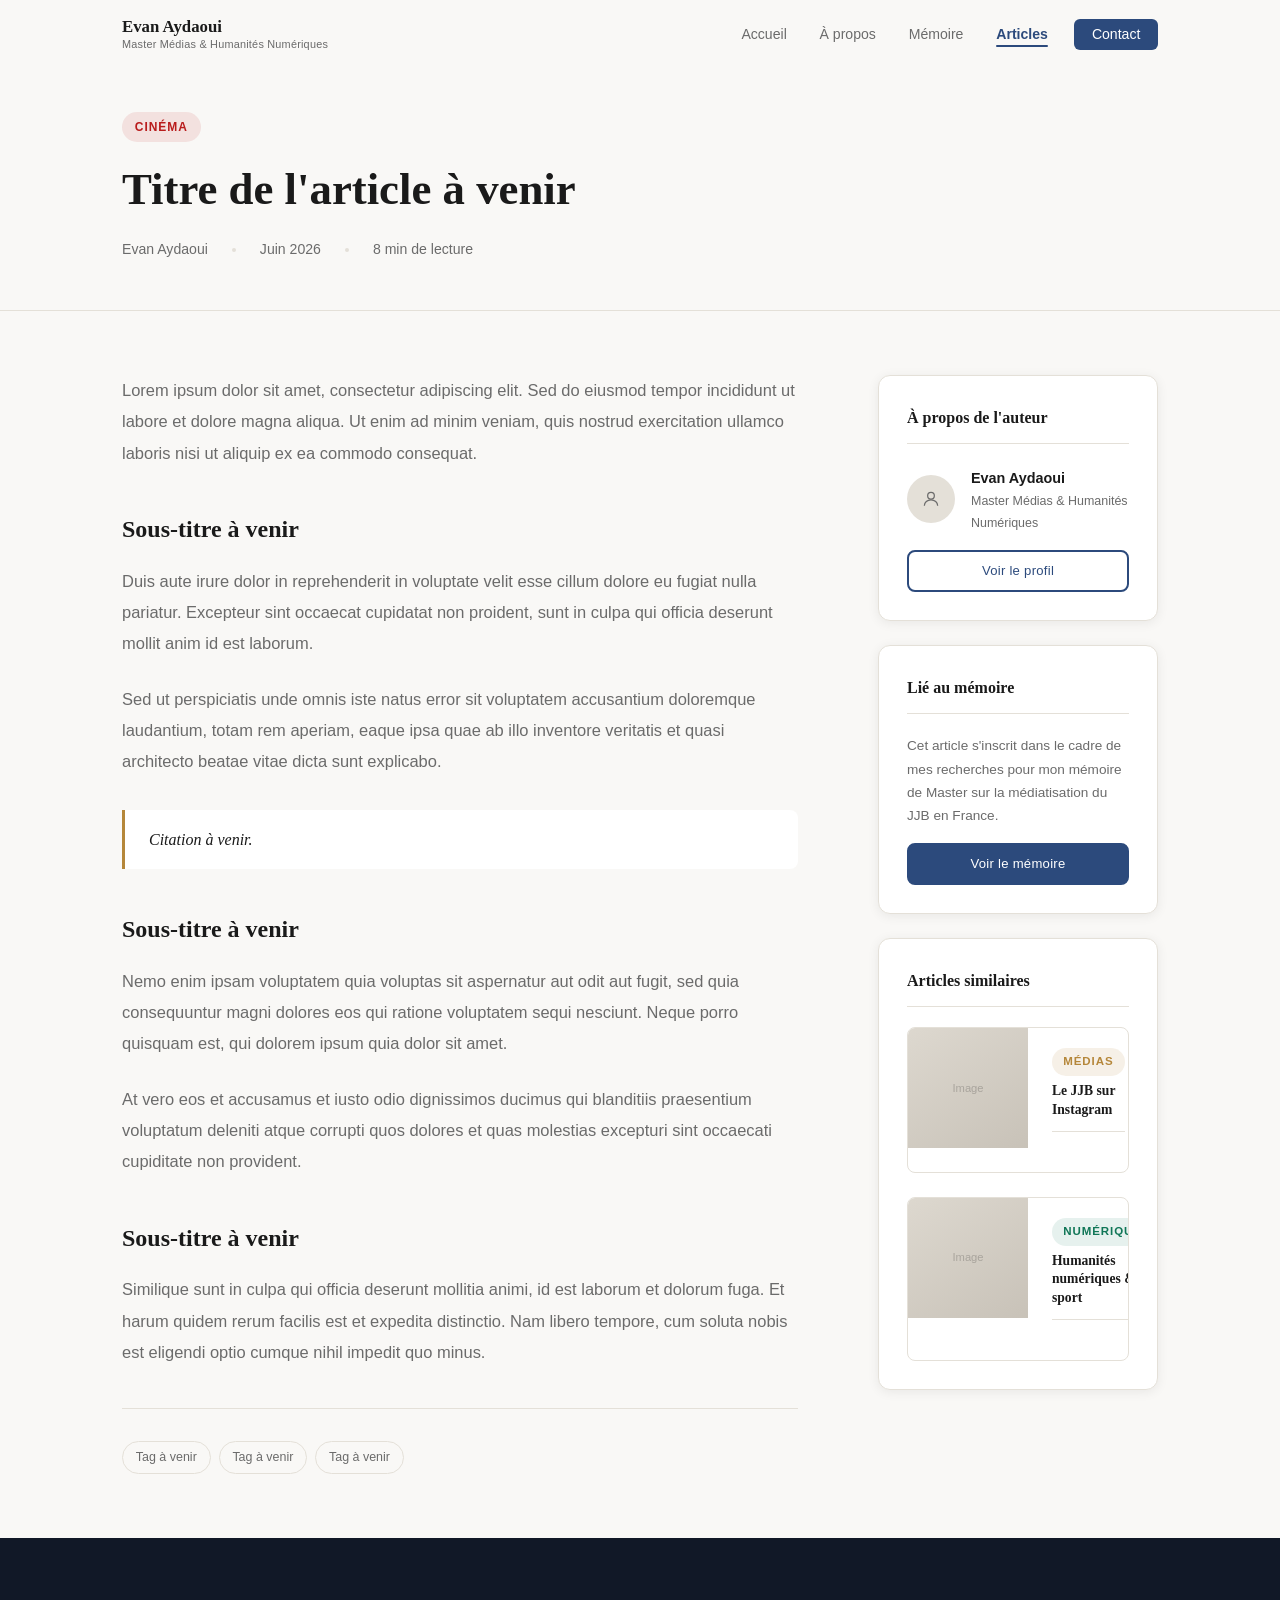
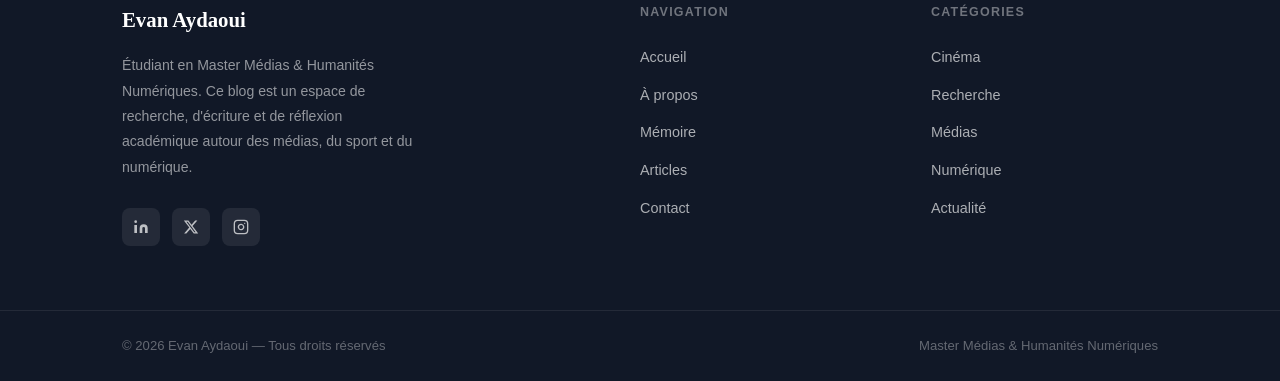
<file: article/exemple-article.html>
<!DOCTYPE html>
<html lang="fr">
<head>
  <meta charset="UTF-8" />
  <meta name="viewport" content="width=device-width, initial-scale=1.0" />
  <meta http-equiv="Content-Security-Policy" content="default-src 'self'; script-src 'self'; style-src 'self' 'unsafe-inline' https://fonts.googleapis.com; font-src https://fonts.gstatic.com; img-src 'self' data:; base-uri 'self'; form-action 'self'; object-src 'none'" />
  <meta name="referrer" content="strict-origin-when-cross-origin" />
  <meta name="robots" content="noindex" />
  <meta name="description" content="Template d'article — Evan Aydaoui." />
  <meta name="author" content="Evan Aydaoui" />
  <meta name="theme-color" content="#2C4A7C" />
  <title>Article à venir — Evan Aydaoui</title>
  <link rel="icon" type="image/svg+xml" href="../assets/icons/favicon.svg" />
  <link rel="stylesheet" href="../css/style.css" />
  <link rel="stylesheet" href="../css/nav.css" />
  <link rel="stylesheet" href="../css/cards.css" />
  <link rel="stylesheet" href="../css/responsive.css" />
</head>
<body>

  <!-- ======= NAVIGATION ======= -->
  <nav class="navbar" role="navigation" aria-label="Navigation principale">
    <div class="nav-container">
      <a href="../index.html" class="nav-logo">
        <span class="logo-name">Evan Aydaoui</span>
        <span class="logo-subtitle">Master Médias & Humanités Numériques</span>
      </a>
      <ul class="nav-links">
        <li><a href="../index.html">Accueil</a></li>
        <li><a href="../a-propos.html">À propos</a></li>
        <li><a href="../memoire.html">Mémoire</a></li>
        <li><a href="../articles.html" class="active">Articles</a></li>
        <li><a href="../contact.html" class="nav-cta">Contact</a></li>
      </ul>
      <button class="nav-burger" aria-label="Ouvrir le menu" aria-expanded="false">
        <span></span><span></span><span></span>
      </button>
    </div>
  </nav>

  <main>

    <!-- ======= EN-TÊTE ARTICLE ======= -->
    <section class="article-hero">
      <div class="container">
        <div class="article-hero-inner">
          <span class="article-category-badge badge-cinema">Cinéma</span>
          <h1>Titre de l'article à venir</h1>
          <div class="article-meta">
            <span>Evan Aydaoui</span>
            <span class="article-meta-sep"></span>
            <span>Juin 2026</span>
            <span class="article-meta-sep"></span>
            <span>8 min de lecture</span>
          </div>
        </div>
      </div>
    </section>

    <!-- ======= CORPS DE L'ARTICLE ======= -->
    <div class="container">
      <div class="article-layout">

        <!-- Contenu -->
        <article class="article-content">

          <p>
            Lorem ipsum dolor sit amet, consectetur adipiscing elit. Sed do eiusmod tempor incididunt ut labore et dolore magna aliqua. Ut enim ad minim veniam, quis nostrud exercitation ullamco laboris nisi ut aliquip ex ea commodo consequat.
          </p>

          <h2>Sous-titre à venir</h2>

          <p>
            Duis aute irure dolor in reprehenderit in voluptate velit esse cillum dolore eu fugiat nulla pariatur. Excepteur sint occaecat cupidatat non proident, sunt in culpa qui officia deserunt mollit anim id est laborum.
          </p>

          <p>
            Sed ut perspiciatis unde omnis iste natus error sit voluptatem accusantium doloremque laudantium, totam rem aperiam, eaque ipsa quae ab illo inventore veritatis et quasi architecto beatae vitae dicta sunt explicabo.
          </p>

          <blockquote>
            Citation à venir.
          </blockquote>

          <h2>Sous-titre à venir</h2>

          <p>
            Nemo enim ipsam voluptatem quia voluptas sit aspernatur aut odit aut fugit, sed quia consequuntur magni dolores eos qui ratione voluptatem sequi nesciunt. Neque porro quisquam est, qui dolorem ipsum quia dolor sit amet.
          </p>

          <p>
            At vero eos et accusamus et iusto odio dignissimos ducimus qui blanditiis praesentium voluptatum deleniti atque corrupti quos dolores et quas molestias excepturi sint occaecati cupiditate non provident.
          </p>

          <h2>Sous-titre à venir</h2>

          <p>
            Similique sunt in culpa qui officia deserunt mollitia animi, id est laborum et dolorum fuga. Et harum quidem rerum facilis est et expedita distinctio. Nam libero tempore, cum soluta nobis est eligendi optio cumque nihil impedit quo minus.
          </p>

          <div class="article-tags">
            <span class="article-tag">Tag à venir</span>
            <span class="article-tag">Tag à venir</span>
            <span class="article-tag">Tag à venir</span>
          </div>

        </article>

        <!-- Sidebar -->
        <aside class="article-sidebar">

          <div class="sidebar-card">
            <h4>À propos de l'auteur</h4>
            <div style="display: flex; align-items: center; gap: 1rem; margin-bottom: 1rem;">
              <div style="width: 48px; height: 48px; border-radius: 50%; background: var(--separator); flex-shrink: 0; display: flex; align-items: center; justify-content: center;">
                <svg width="20" height="20" viewBox="0 0 24 24" fill="none" stroke="var(--text-secondary)" stroke-width="1.5"><circle cx="12" cy="8" r="4"/><path d="M4 20c0-4 3.6-7 8-7s8 3 8 7"/></svg>
              </div>
              <div>
                <strong style="font-size: 0.9rem;">Evan Aydaoui</strong>
                <p style="font-size: 0.78rem; color: var(--text-secondary); margin: 0;">Master Médias & Humanités Numériques</p>
              </div>
            </div>
            <a href="../a-propos.html" class="btn btn-outline" style="width: 100%; text-align: center; font-size: 0.82rem; padding: 0.5rem 1rem;">Voir le profil</a>
          </div>

          <div class="sidebar-card">
            <h4>Lié au mémoire</h4>
            <p style="font-size: 0.85rem; color: var(--text-secondary); margin-bottom: 1rem; line-height: 1.7;">Cet article s'inscrit dans le cadre de mes recherches pour mon mémoire de Master sur la médiatisation du JJB en France.</p>
            <a href="../memoire.html" class="btn btn-primary" style="width: 100%; text-align: center; font-size: 0.82rem; padding: 0.5rem 1rem;">Voir le mémoire</a>
          </div>

          <div class="sidebar-card">
            <h4>Articles similaires</h4>
            <div class="articles-list">
              <a href="exemple-article.html" class="article-list-item">
                <div class="card-image">
                  <div class="card-image-placeholder" style="font-size: 0.7rem;">Image</div>
                </div>
                <div class="card-body">
                  <span class="card-cat cat-medias" style="margin-bottom: 0.4rem;">Médias</span>
                  <h4 class="card-title" style="font-size: 0.85rem;">Le JJB sur Instagram</h4>
                </div>
              </a>
              <a href="exemple-article.html" class="article-list-item">
                <div class="card-image">
                  <div class="card-image-placeholder" style="font-size: 0.7rem;">Image</div>
                </div>
                <div class="card-body">
                  <span class="card-cat cat-numerique" style="margin-bottom: 0.4rem;">Numérique</span>
                  <h4 class="card-title" style="font-size: 0.85rem;">Humanités numériques & sport</h4>
                </div>
              </a>
            </div>
          </div>

        </aside>
      </div>
    </div>

  </main>

  <!-- ======= FOOTER ======= -->
  <footer class="footer">
    <div class="container">
      <div class="footer-grid">
        <div class="footer-brand">
          <span class="footer-brand-name">Evan Aydaoui</span>
          <p>Étudiant en Master Médias & Humanités Numériques. Ce blog est un espace de recherche, d'écriture et de réflexion académique autour des médias, du sport et du numérique.</p>
          <div class="footer-social">
            <a href="https://linkedin.com" target="_blank" rel="noopener noreferrer" aria-label="LinkedIn">
              <svg viewBox="0 0 24 24" fill="currentColor"><path d="M16 8a6 6 0 016 6v7h-4v-7a2 2 0 00-2-2 2 2 0 00-2 2v7h-4v-7a6 6 0 016-6zM2 9h4v12H2z"/><circle cx="4" cy="4" r="2"/></svg>
            </a>
            <a href="https://x.com" target="_blank" rel="noopener noreferrer" aria-label="Twitter / X">
              <svg viewBox="0 0 24 24" fill="currentColor"><path d="M18.244 2.25h3.308l-7.227 8.26 8.502 11.24H16.17l-5.214-6.817L4.99 21.75H1.68l7.73-8.835L1.254 2.25H8.08l4.713 6.231zm-1.161 17.52h1.833L7.084 4.126H5.117z"/></svg>
            </a>
            <a href="https://instagram.com" target="_blank" rel="noopener noreferrer" aria-label="Instagram">
              <svg viewBox="0 0 24 24" fill="none" stroke="currentColor" stroke-width="2" stroke-linecap="round" stroke-linejoin="round"><rect x="2" y="2" width="20" height="20" rx="5" ry="5"/><path d="M16 11.37A4 4 0 1112.63 8 4 4 0 0116 11.37z"/><line x1="17.5" y1="6.5" x2="17.51" y2="6.5"/></svg>
            </a>
          </div>
        </div>
        <div class="footer-col">
          <h4>Navigation</h4>
          <ul>
            <li><a href="../index.html">Accueil</a></li>
            <li><a href="../a-propos.html">À propos</a></li>
            <li><a href="../memoire.html">Mémoire</a></li>
            <li><a href="../articles.html">Articles</a></li>
            <li><a href="../contact.html">Contact</a></li>
          </ul>
        </div>
        <div class="footer-col">
          <h4>Catégories</h4>
          <ul>
            <li><a href="../articles.html">Cinéma</a></li>
            <li><a href="../articles.html">Recherche</a></li>
            <li><a href="../articles.html">Médias</a></li>
            <li><a href="../articles.html">Numérique</a></li>
            <li><a href="../articles.html">Actualité</a></li>
          </ul>
        </div>
      </div>
    </div>
    <div class="footer-bottom">
      <div class="container">
        <div class="footer-bottom-inner">
          <span>© 2026 Evan Aydaoui — Tous droits réservés</span>
          <span>Master Médias & Humanités Numériques</span>
        </div>
      </div>
    </div>
  </footer>

  <script src="../js/main.js"></script>
</body>
</html>
</file>
<file: css/style.css>
/* =========================================
   VARIABLES & RESET
   ========================================= */
@import url('https://fonts.googleapis.com/css2?family=Playfair+Display:ital,wght@0,400;0,600;0,700;1,400&family=Inter:wght@300;400;500;600&display=swap');

:root {
  --bg-main: #F9F8F6;
  --text-main: #1A1A1A;
  --text-secondary: #6B6B6B;
  --accent-primary: #2C4A7C;
  --accent-secondary: #B5873A;
  --separator: #E4E0D8;
  --bg-card: #FFFFFF;
  --font-title: 'Playfair Display', serif;
  --font-body: 'Inter', sans-serif;
  --max-width: 1100px;
  --radius: 8px;
  --shadow: 0 2px 12px rgba(0, 0, 0, 0.07);
  --shadow-hover: 0 6px 24px rgba(0, 0, 0, 0.12);
  --transition: 0.25s ease;
}

*, *::before, *::after {
  box-sizing: border-box;
  margin: 0;
  padding: 0;
}

html {
  scroll-behavior: smooth;
}

::selection {
  background-color: var(--accent-primary);
  color: #fff;
}

:focus-visible {
  outline: 2px solid var(--accent-primary);
  outline-offset: 3px;
  border-radius: 2px;
}

@media (prefers-reduced-motion: reduce) {
  *, *::before, *::after {
    animation-duration: 0.01ms !important;
    transition-duration: 0.01ms !important;
    scroll-behavior: auto !important;
  }
}

/* Barre de défilement discrète */
::-webkit-scrollbar {
  width: 10px;
}

::-webkit-scrollbar-track {
  background: var(--bg-main);
}

::-webkit-scrollbar-thumb {
  background: #cfc9bf;
  border-radius: 8px;
  border: 2px solid var(--bg-main);
}

::-webkit-scrollbar-thumb:hover {
  background: var(--accent-secondary);
}

/* =========================================
   APPARITION AU SCROLL
   La classe .reveal est posée par main.js :
   sans JavaScript, tout reste visible.
   ========================================= */
.reveal {
  opacity: 0;
  transform: translateY(18px);
  transition:
    opacity 0.6s cubic-bezier(0.22, 1, 0.36, 1) var(--reveal-delay, 0ms),
    transform 0.6s cubic-bezier(0.22, 1, 0.36, 1) var(--reveal-delay, 0ms);
}

.reveal.visible {
  opacity: 1;
  transform: none;
}

@media (prefers-reduced-motion: reduce) {
  .reveal {
    opacity: 1;
    transform: none;
  }
}

body {
  font-family: var(--font-body);
  background-color: var(--bg-main);
  color: var(--text-main);
  font-size: 16px;
  line-height: 1.7;
  -webkit-font-smoothing: antialiased;
}

img {
  max-width: 100%;
  display: block;
}

a {
  color: inherit;
  text-decoration: none;
}

ul {
  list-style: none;
}

/* =========================================
   LAYOUT UTILITAIRES
   ========================================= */
.container {
  max-width: var(--max-width);
  margin: 0 auto;
  padding: 0 2rem;
}

.section {
  padding: 5rem 0;
}

.section-title {
  font-family: var(--font-title);
  font-size: 2rem;
  font-weight: 700;
  color: var(--text-main);
  margin-bottom: 0.5rem;
}

.section-subtitle {
  font-size: 1rem;
  color: var(--text-secondary);
  margin-bottom: 3rem;
}

.section-header {
  margin-bottom: 3rem;
}

.separator {
  width: 48px;
  height: 3px;
  background-color: var(--accent-secondary);
  margin: 1rem 0 1.5rem 0;
  border-radius: 2px;
}

/* =========================================
   BOUTONS
   ========================================= */
.btn {
  display: inline-block;
  padding: 0.75rem 1.75rem;
  border-radius: var(--radius);
  font-family: var(--font-body);
  font-size: 0.9rem;
  font-weight: 500;
  cursor: pointer;
  transition: background-color var(--transition), color var(--transition), border-color var(--transition), transform var(--transition);
  border: 2px solid transparent;
  letter-spacing: 0.02em;
}

.btn-primary {
  background-color: var(--accent-primary);
  color: #fff;
  border-color: var(--accent-primary);
}

.btn-primary:hover {
  background-color: #1e3459;
  border-color: #1e3459;
  transform: translateY(-1px);
}

.btn-outline {
  background-color: transparent;
  color: var(--accent-primary);
  border-color: var(--accent-primary);
}

.btn-outline:hover {
  background-color: var(--accent-primary);
  color: #fff;
  transform: translateY(-1px);
}

.btn:active {
  transform: translateY(0) scale(0.98);
}

.btn-secondary {
  background-color: var(--accent-secondary);
  color: #fff;
  border-color: var(--accent-secondary);
}

.btn-secondary:hover {
  background-color: #9a712e;
  border-color: #9a712e;
  transform: translateY(-1px);
}

/* =========================================
   HERO — PAGE D'ACCUEIL
   ========================================= */
.hero {
  padding: 8rem 0 5rem;
  background-color: var(--bg-main);
  border-bottom: 1px solid var(--separator);
}

.hero-content {
  max-width: 720px;
}

.hero-label {
  display: inline-block;
  font-size: 0.78rem;
  font-weight: 600;
  letter-spacing: 0.12em;
  text-transform: uppercase;
  color: var(--accent-secondary);
  margin-bottom: 1.25rem;
}

.hero h1 {
  font-family: var(--font-title);
  font-size: clamp(2.2rem, 5vw, 3.4rem);
  font-weight: 700;
  line-height: 1.2;
  margin-bottom: 1.5rem;
  color: var(--text-main);
}

.hero h1 em {
  font-style: italic;
  color: var(--accent-primary);
}

.hero-desc {
  font-size: 1.1rem;
  color: var(--text-secondary);
  max-width: 580px;
  margin-bottom: 2.5rem;
  line-height: 1.8;
}

.hero-actions {
  display: flex;
  gap: 1rem;
  flex-wrap: wrap;
}

/* =========================================
   SECTION DERNIERS ARTICLES (accueil)
   ========================================= */
.section-bg-white {
  background-color: var(--bg-card);
}

.articles-grid {
  display: grid;
  grid-template-columns: repeat(auto-fill, minmax(320px, 1fr));
  gap: 2rem;
}

.section-footer {
  margin-top: 3rem;
  text-align: center;
}

/* =========================================
   SECTION MÉMOIRE TEASER (accueil)
   ========================================= */
.memoire-teaser {
  background: linear-gradient(135deg, var(--accent-primary) 0%, #1e3459 100%);
  color: #fff;
  padding: 5rem 0;
}

.memoire-teaser-inner {
  display: grid;
  grid-template-columns: 1fr 1fr;
  gap: 4rem;
  align-items: center;
}

.memoire-teaser-label {
  font-size: 0.78rem;
  font-weight: 600;
  letter-spacing: 0.12em;
  text-transform: uppercase;
  color: var(--accent-secondary);
  margin-bottom: 1rem;
}

.memoire-teaser h2 {
  font-family: var(--font-title);
  font-size: 1.9rem;
  font-weight: 700;
  line-height: 1.3;
  margin-bottom: 1.25rem;
}

.memoire-teaser p {
  opacity: 0.85;
  line-height: 1.8;
  margin-bottom: 2rem;
}

.memoire-teaser .btn-outline {
  color: #fff;
  border-color: rgba(255,255,255,0.5);
}

.memoire-teaser .btn-outline:hover {
  background-color: #fff;
  color: var(--accent-primary);
  border-color: #fff;
}

.memoire-teaser-visual {
  background: rgba(255,255,255,0.08);
  border: 1px solid rgba(255,255,255,0.15);
  border-radius: 12px;
  padding: 2.5rem;
}

.teaser-stat {
  margin-bottom: 1.5rem;
  padding-bottom: 1.5rem;
  border-bottom: 1px solid rgba(255,255,255,0.12);
}

.teaser-stat:last-child {
  margin-bottom: 0;
  padding-bottom: 0;
  border-bottom: none;
}

.teaser-stat-label {
  font-size: 0.78rem;
  font-weight: 600;
  letter-spacing: 0.1em;
  text-transform: uppercase;
  opacity: 0.6;
  margin-bottom: 0.3rem;
}

.teaser-stat-value {
  font-family: var(--font-title);
  font-size: 1.1rem;
  font-weight: 600;
}

/* =========================================
   PAGE À PROPOS
   ========================================= */
.page-hero {
  padding: 7rem 0 4rem;
  border-bottom: 1px solid var(--separator);
}

.page-hero-label {
  font-size: 0.78rem;
  font-weight: 600;
  letter-spacing: 0.12em;
  text-transform: uppercase;
  color: var(--accent-secondary);
  margin-bottom: 1rem;
}

.page-hero h1 {
  font-family: var(--font-title);
  font-size: clamp(2rem, 4vw, 3rem);
  font-weight: 700;
  margin-bottom: 1rem;
}

.page-hero-desc {
  font-size: 1.05rem;
  color: var(--text-secondary);
  max-width: 600px;
  line-height: 1.8;
}

.about-grid {
  display: grid;
  grid-template-columns: 1fr 2fr;
  gap: 5rem;
  align-items: start;
}

.about-photo-wrapper {
  position: sticky;
  top: 100px;
}

.about-photo-placeholder {
  width: 100%;
  aspect-ratio: 3/4;
  background: linear-gradient(145deg, var(--separator) 0%, #d5d0c8 100%);
  border-radius: 12px;
  display: flex;
  flex-direction: column;
  align-items: center;
  justify-content: center;
  color: var(--text-secondary);
  font-size: 0.85rem;
  gap: 1rem;
}

.about-photo-placeholder svg {
  opacity: 0.4;
}

.about-content h2 {
  font-family: var(--font-title);
  font-size: 1.6rem;
  font-weight: 700;
  margin-bottom: 1rem;
  margin-top: 2.5rem;
}

.about-content h2:first-child {
  margin-top: 0;
}

.about-content p {
  color: var(--text-secondary);
  margin-bottom: 1rem;
  line-height: 1.8;
}

.about-content p strong {
  color: var(--text-main);
}

.timeline {
  margin-top: 1.5rem;
  border-left: 2px solid var(--separator);
  padding-left: 1.5rem;
}

.timeline-item {
  position: relative;
  margin-bottom: 1.75rem;
}

.timeline-item::before {
  content: '';
  position: absolute;
  left: -1.9rem;
  top: 0.4rem;
  width: 10px;
  height: 10px;
  background-color: var(--accent-secondary);
  border-radius: 50%;
  border: 2px solid var(--bg-main);
}

.timeline-date {
  font-size: 0.78rem;
  font-weight: 600;
  letter-spacing: 0.08em;
  text-transform: uppercase;
  color: var(--accent-secondary);
  margin-bottom: 0.25rem;
}

.timeline-title {
  font-weight: 600;
  color: var(--text-main);
  margin-bottom: 0.2rem;
}

.timeline-desc {
  font-size: 0.9rem;
  color: var(--text-secondary);
}

.interests-grid {
  display: grid;
  grid-template-columns: 1fr 1fr;
  gap: 1rem;
  margin-top: 1.5rem;
}

.interest-tag {
  display: flex;
  align-items: center;
  gap: 0.6rem;
  padding: 0.75rem 1rem;
  background-color: var(--bg-card);
  border: 1px solid var(--separator);
  border-radius: var(--radius);
  font-size: 0.9rem;
  color: var(--text-main);
}

.interest-tag-dot {
  width: 8px;
  height: 8px;
  border-radius: 50%;
  background-color: var(--accent-secondary);
  flex-shrink: 0;
}

/* =========================================
   PAGE MÉMOIRE
   ========================================= */
.memoire-hero {
  padding: 7rem 0 4rem;
  background: linear-gradient(135deg, var(--accent-primary) 0%, #1e3459 100%);
  color: #fff;
}

.memoire-hero-label {
  font-size: 0.78rem;
  font-weight: 600;
  letter-spacing: 0.12em;
  text-transform: uppercase;
  color: var(--accent-secondary);
  margin-bottom: 1rem;
}

.memoire-hero h1 {
  font-family: var(--font-title);
  font-size: clamp(1.8rem, 4vw, 2.8rem);
  font-weight: 700;
  line-height: 1.25;
  max-width: 780px;
  margin-bottom: 1.5rem;
}

.memoire-hero-meta {
  display: flex;
  gap: 2rem;
  flex-wrap: wrap;
  opacity: 0.8;
  font-size: 0.9rem;
}

.memoire-meta-item {
  display: flex;
  align-items: center;
  gap: 0.4rem;
}

.memoire-layout {
  display: grid;
  grid-template-columns: 2fr 1fr;
  gap: 5rem;
  align-items: start;
}

.memoire-main h2 {
  font-family: var(--font-title);
  font-size: 1.5rem;
  font-weight: 700;
  margin-bottom: 1rem;
  margin-top: 3rem;
  color: var(--text-main);
}

.memoire-main h2:first-child {
  margin-top: 0;
}

.memoire-main p {
  color: var(--text-secondary);
  line-height: 1.9;
  margin-bottom: 1rem;
}

.memoire-sidebar {
  position: sticky;
  top: 100px;
}

.sidebar-card {
  background-color: var(--bg-card);
  border: 1px solid var(--separator);
  border-radius: 12px;
  padding: 1.75rem;
  margin-bottom: 1.5rem;
  box-shadow: var(--shadow);
}

.sidebar-card h4 {
  font-family: var(--font-title);
  font-size: 1rem;
  font-weight: 600;
  margin-bottom: 1.25rem;
  padding-bottom: 0.75rem;
  border-bottom: 1px solid var(--separator);
}

.sidebar-info-list {
  display: flex;
  flex-direction: column;
  gap: 0.75rem;
}

.sidebar-info-item {
  display: flex;
  flex-direction: column;
  gap: 0.15rem;
}

.sidebar-info-label {
  font-size: 0.72rem;
  font-weight: 600;
  letter-spacing: 0.1em;
  text-transform: uppercase;
  color: var(--text-secondary);
}

.sidebar-info-value {
  font-size: 0.9rem;
  color: var(--text-main);
}

.progress-item {
  margin-bottom: 1rem;
}

.progress-item:last-child {
  margin-bottom: 0;
}

.progress-label {
  display: flex;
  justify-content: space-between;
  font-size: 0.85rem;
  margin-bottom: 0.4rem;
}

.progress-label span:last-child {
  color: var(--text-secondary);
  font-size: 0.78rem;
}

.progress-bar {
  height: 5px;
  background-color: var(--separator);
  border-radius: 3px;
  overflow: hidden;
}

.progress-fill {
  height: 100%;
  background-color: var(--accent-primary);
  border-radius: 3px;
  transition: width 1s ease;
}

.keyword-list {
  display: flex;
  flex-wrap: wrap;
  gap: 0.5rem;
}

.keyword {
  display: inline-block;
  padding: 0.3rem 0.75rem;
  background-color: var(--bg-main);
  border: 1px solid var(--separator);
  border-radius: 20px;
  font-size: 0.8rem;
  color: var(--text-secondary);
}

.chapters-list {
  display: flex;
  flex-direction: column;
  gap: 0.75rem;
}

.chapter-item {
  display: flex;
  align-items: flex-start;
  gap: 1rem;
  padding: 1rem;
  background-color: var(--bg-card);
  border: 1px solid var(--separator);
  border-radius: var(--radius);
}

.chapter-num {
  font-family: var(--font-title);
  font-size: 1.4rem;
  font-weight: 700;
  color: var(--accent-secondary);
  line-height: 1;
  flex-shrink: 0;
}

.chapter-info h4 {
  font-size: 0.9rem;
  font-weight: 600;
  margin-bottom: 0.25rem;
}

.chapter-info p {
  font-size: 0.82rem;
  color: var(--text-secondary);
  line-height: 1.5;
}

/* =========================================
   PAGE CONTACT
   ========================================= */
.contact-layout {
  display: grid;
  grid-template-columns: 1fr 1.5fr;
  gap: 5rem;
  align-items: start;
}

.contact-info h3 {
  font-family: var(--font-title);
  font-size: 1.3rem;
  font-weight: 600;
  margin-bottom: 1rem;
}

.contact-info p {
  color: var(--text-secondary);
  line-height: 1.8;
  margin-bottom: 2rem;
}

.contact-links {
  display: flex;
  flex-direction: column;
  gap: 1rem;
}

.contact-link-item {
  display: flex;
  align-items: center;
  gap: 1rem;
  padding: 1rem;
  background-color: var(--bg-card);
  border: 1px solid var(--separator);
  border-radius: var(--radius);
  transition: border-color var(--transition), box-shadow var(--transition);
}

.contact-link-item:hover {
  border-color: var(--accent-primary);
  box-shadow: var(--shadow);
}

.contact-link-icon {
  width: 40px;
  height: 40px;
  background-color: var(--bg-main);
  border-radius: 8px;
  display: flex;
  align-items: center;
  justify-content: center;
  flex-shrink: 0;
}

.contact-link-icon svg {
  width: 18px;
  height: 18px;
  color: var(--accent-primary);
}

.contact-link-text strong {
  display: block;
  font-size: 0.85rem;
  font-weight: 600;
  color: var(--text-main);
}

.contact-link-text span {
  font-size: 0.82rem;
  color: var(--text-secondary);
}

/* FORMULAIRE */
.contact-form {
  background-color: var(--bg-card);
  border: 1px solid var(--separator);
  border-radius: 12px;
  padding: 2.5rem;
  box-shadow: var(--shadow);
}

.form-group {
  margin-bottom: 1.5rem;
}

.form-group label {
  display: block;
  font-size: 0.85rem;
  font-weight: 600;
  margin-bottom: 0.5rem;
  color: var(--text-main);
}

.form-group input,
.form-group select,
.form-group textarea {
  width: 100%;
  padding: 0.75rem 1rem;
  border: 1px solid var(--separator);
  border-radius: var(--radius);
  font-family: var(--font-body);
  font-size: 0.95rem;
  color: var(--text-main);
  background-color: var(--bg-main);
  transition: border-color var(--transition), box-shadow var(--transition);
  outline: none;
}

.form-group input:focus,
.form-group select:focus,
.form-group textarea:focus {
  border-color: var(--accent-primary);
  box-shadow: 0 0 0 3px rgba(44, 74, 124, 0.1);
}

.form-group textarea {
  resize: vertical;
  min-height: 140px;
}

.form-row {
  display: grid;
  grid-template-columns: 1fr 1fr;
  gap: 1rem;
}

/* =========================================
   FOOTER
   ========================================= */
.footer {
  background-color: #111827;
  color: #fff;
  padding: 4rem 0 0;
}

.footer-grid {
  display: grid;
  grid-template-columns: 2fr 1fr 1fr;
  gap: 4rem;
  margin-bottom: 4rem;
}

.footer-brand-name {
  font-family: var(--font-title);
  font-size: 1.3rem;
  font-weight: 700;
  margin-bottom: 1rem;
  display: block;
}

.footer-brand p {
  font-size: 0.88rem;
  color: rgba(255,255,255,0.55);
  line-height: 1.8;
  max-width: 300px;
  margin-bottom: 1.75rem;
}

.footer-social {
  display: flex;
  gap: 0.75rem;
}

.footer-social a {
  width: 38px;
  height: 38px;
  background-color: rgba(255,255,255,0.08);
  border-radius: 8px;
  display: flex;
  align-items: center;
  justify-content: center;
  transition: background-color var(--transition);
  color: rgba(255,255,255,0.7);
}

.footer-social a:hover {
  background-color: var(--accent-primary);
  color: #fff;
}

.footer-social svg {
  width: 16px;
  height: 16px;
}

.footer-col h4 {
  font-size: 0.78rem;
  font-weight: 600;
  letter-spacing: 0.1em;
  text-transform: uppercase;
  color: rgba(255,255,255,0.4);
  margin-bottom: 1.25rem;
}

.footer-col ul {
  display: flex;
  flex-direction: column;
  gap: 0.65rem;
}

.footer-col ul a {
  font-size: 0.9rem;
  color: rgba(255,255,255,0.65);
  transition: color var(--transition);
}

.footer-col ul a:hover {
  color: #fff;
}

.footer-bottom {
  border-top: 1px solid rgba(255,255,255,0.08);
  padding: 1.5rem 0;
}

.footer-bottom-inner {
  display: flex;
  justify-content: space-between;
  align-items: center;
  font-size: 0.82rem;
  color: rgba(255,255,255,0.35);
}

/* =========================================
   PAGE ARTICLE INDIVIDUEL
   ========================================= */
.article-hero {
  padding: 7rem 0 3rem;
  border-bottom: 1px solid var(--separator);
}

.article-hero-inner {
  max-width: 780px;
}

.article-category-badge {
  display: inline-block;
  padding: 0.3rem 0.8rem;
  border-radius: 20px;
  font-size: 0.75rem;
  font-weight: 600;
  letter-spacing: 0.08em;
  text-transform: uppercase;
  margin-bottom: 1.25rem;
}

.badge-recherche { background-color: rgba(44,74,124,0.1); color: var(--accent-primary); }
.badge-medias    { background-color: rgba(181,135,58,0.12); color: var(--accent-secondary); }
.badge-numerique { background-color: rgba(16,118,87,0.1); color: #107657; }
.badge-actualite { background-color: rgba(100,50,150,0.1); color: #643296; }
.badge-cinema    { background-color: rgba(185,28,28,0.1); color: #b91c1c; }

.article-hero h1 {
  font-family: var(--font-title);
  font-size: clamp(1.8rem, 4vw, 2.8rem);
  font-weight: 700;
  line-height: 1.25;
  margin-bottom: 1.25rem;
}

.article-meta {
  display: flex;
  align-items: center;
  gap: 1.5rem;
  color: var(--text-secondary);
  font-size: 0.88rem;
  flex-wrap: wrap;
}

.article-meta-sep {
  width: 4px;
  height: 4px;
  border-radius: 50%;
  background-color: var(--separator);
}

.article-layout {
  display: grid;
  grid-template-columns: 1fr 280px;
  gap: 5rem;
  align-items: start;
}

.article-content {
  padding: 4rem 0;
  max-width: 720px;
}

.article-content p {
  color: var(--text-secondary);
  line-height: 1.9;
  margin-bottom: 1.5rem;
  font-size: 1.03rem;
}

.article-content h2 {
  font-family: var(--font-title);
  font-size: 1.5rem;
  font-weight: 700;
  margin-top: 2.5rem;
  margin-bottom: 1rem;
  color: var(--text-main);
}

.article-content h3 {
  font-family: var(--font-title);
  font-size: 1.2rem;
  font-weight: 600;
  margin-top: 2rem;
  margin-bottom: 0.75rem;
  color: var(--text-main);
}

.article-content blockquote {
  border-left: 3px solid var(--accent-secondary);
  padding: 1rem 1.5rem;
  margin: 2rem 0;
  background-color: var(--bg-card);
  border-radius: 0 var(--radius) var(--radius) 0;
  font-family: var(--font-title);
  font-style: italic;
  color: var(--text-main);
}

.article-content ul, .article-content ol {
  padding-left: 1.5rem;
  color: var(--text-secondary);
  line-height: 1.9;
  margin-bottom: 1.5rem;
}

.article-content li {
  margin-bottom: 0.5rem;
}

.article-content ul li {
  list-style: disc;
}

.article-content ol li {
  list-style: decimal;
}

.article-sidebar {
  padding-top: 4rem;
  position: sticky;
  top: 100px;
}

.article-tags {
  display: flex;
  flex-wrap: wrap;
  gap: 0.5rem;
  margin-top: 2.5rem;
  padding-top: 2rem;
  border-top: 1px solid var(--separator);
}

.article-tag {
  padding: 0.3rem 0.8rem;
  background-color: var(--bg-main);
  border: 1px solid var(--separator);
  border-radius: 20px;
  font-size: 0.78rem;
  color: var(--text-secondary);
}

/* =========================================
   PLACEHOLDER GÉNÉRIQUE
   ========================================= */
.placeholder-box {
  background: linear-gradient(145deg, var(--separator) 0%, #d5d0c8 100%);
  border-radius: 12px;
  display: flex;
  align-items: center;
  justify-content: center;
  color: var(--text-secondary);
  font-size: 0.85rem;
}
</file>
<file: css/nav.css>
/* =========================================
   NAVIGATION FIXE
   ========================================= */
.navbar {
  position: fixed;
  top: 0;
  left: 0;
  right: 0;
  z-index: 1000;
  background-color: rgba(249, 248, 246, 0.92);
  backdrop-filter: blur(10px);
  -webkit-backdrop-filter: blur(10px);
  border-bottom: 1px solid transparent;
  transition: border-color 0.3s ease, box-shadow 0.3s ease, transform 0.35s cubic-bezier(0.22, 1, 0.36, 1);
}

.navbar.scrolled {
  border-bottom-color: var(--separator);
  box-shadow: 0 2px 16px rgba(0, 0, 0, 0.06);
}

/* Se masque à la descente, réapparaît dès qu'on remonte */
.navbar.nav-hidden {
  transform: translateY(-100%);
}

.nav-container {
  max-width: var(--max-width);
  margin: 0 auto;
  padding: 0 2rem;
  height: 68px;
  display: flex;
  align-items: center;
  justify-content: space-between;
}

/* LOGO */
.nav-logo {
  display: flex;
  flex-direction: column;
  gap: 0.05rem;
  text-decoration: none;
  flex-shrink: 0;
}

.logo-name {
  font-family: var(--font-title);
  font-size: 1.05rem;
  font-weight: 700;
  color: var(--text-main);
  line-height: 1.2;
}

.logo-subtitle {
  font-size: 0.68rem;
  font-weight: 500;
  color: var(--text-secondary);
  letter-spacing: 0.02em;
  line-height: 1.2;
}

/* LIENS */
.nav-links {
  display: flex;
  align-items: center;
  gap: 0.25rem;
}

.nav-links li a {
  position: relative;
  padding: 0.45rem 0.9rem;
  border-radius: 6px;
  font-size: 0.88rem;
  font-weight: 500;
  color: var(--text-secondary);
  transition: color 0.2s ease;
}

/* Soulignement animé au survol */
.nav-links li a:not(.nav-cta)::after {
  content: '';
  position: absolute;
  left: 0.9rem;
  right: 0.9rem;
  bottom: 0.15rem;
  height: 2px;
  background-color: var(--accent-secondary);
  border-radius: 2px;
  transform: scaleX(0);
  transform-origin: left;
  transition: transform 0.3s cubic-bezier(0.22, 1, 0.36, 1);
}

.nav-links li a:not(.nav-cta):hover::after {
  transform: scaleX(1);
}

.nav-links li a:hover {
  color: var(--text-main);
}

.nav-links li a.active {
  color: var(--accent-primary);
  font-weight: 600;
}

.nav-links li a.active:not(.nav-cta)::after {
  transform: scaleX(1);
  background-color: var(--accent-primary);
}

/* CTA dans la nav */
.nav-links li a.nav-cta {
  background-color: var(--accent-primary);
  color: #fff;
  padding: 0.45rem 1.1rem;
  margin-left: 0.5rem;
}

.nav-links li a.nav-cta:hover {
  background-color: #1e3459;
  color: #fff;
}

/* BURGER */
.nav-burger {
  display: none;
  flex-direction: column;
  gap: 5px;
  cursor: pointer;
  background: none;
  border: none;
  padding: 0.5rem;
  border-radius: 6px;
  transition: background-color 0.2s ease;
}

.nav-burger:hover {
  background-color: rgba(0, 0, 0, 0.04);
}

.nav-burger span {
  display: block;
  width: 22px;
  height: 2px;
  background-color: var(--text-main);
  border-radius: 2px;
  transition: transform 0.3s ease, opacity 0.3s ease;
}

.nav-burger.active span:nth-child(1) {
  transform: translateY(7px) rotate(45deg);
}

.nav-burger.active span:nth-child(2) {
  opacity: 0;
}

.nav-burger.active span:nth-child(3) {
  transform: translateY(-7px) rotate(-45deg);
}
</file>
<file: css/cards.css>
/* =========================================
   CARTES ARTICLES
   ========================================= */
.article-card {
  background-color: var(--bg-card);
  border: 1px solid var(--separator);
  border-radius: 12px;
  overflow: hidden;
  display: flex;
  flex-direction: column;
  box-shadow: var(--shadow);
  transition: transform var(--transition), box-shadow var(--transition);
}

.article-card:hover {
  transform: translateY(-4px);
  box-shadow: var(--shadow-hover);
}

/* Image de couverture */
.card-image {
  width: 100%;
  aspect-ratio: 16/9;
  background: linear-gradient(145deg, #ddd8cf 0%, #c8c2b8 100%);
  position: relative;
  overflow: hidden;
}

.card-image img {
  width: 100%;
  height: 100%;
  object-fit: cover;
  transition: transform 0.5s cubic-bezier(0.22, 1, 0.36, 1);
}

.card-image-placeholder {
  width: 100%;
  height: 100%;
  display: flex;
  align-items: center;
  justify-content: center;
  color: rgba(0,0,0,0.2);
  font-size: 0.8rem;
  font-weight: 500;
  transition: transform 0.5s cubic-bezier(0.22, 1, 0.36, 1);
}

/* Zoom doux de l'image au survol de la carte */
.article-card:hover .card-image img,
.article-card:hover .card-image-placeholder,
.card-featured:hover .card-image img,
.card-featured:hover .card-image-placeholder,
.article-list-item:hover .card-image img {
  transform: scale(1.05);
}

/* Badge catégorie sur l'image */
.card-image .card-cat {
  position: absolute;
  top: 1rem;
  left: 1rem;
}

/* Corps de la carte */
.card-body {
  padding: 1.5rem;
  display: flex;
  flex-direction: column;
  flex: 1;
}

.card-cat {
  display: inline-block;
  padding: 0.25rem 0.7rem;
  border-radius: 20px;
  font-size: 0.72rem;
  font-weight: 600;
  letter-spacing: 0.08em;
  text-transform: uppercase;
  margin-bottom: 0.85rem;
}

.cat-recherche { background-color: rgba(44,74,124,0.1); color: var(--accent-primary); }
.cat-medias    { background-color: rgba(181,135,58,0.12); color: var(--accent-secondary); }
.cat-numerique { background-color: rgba(16,118,87,0.1); color: #107657; }
.cat-actualite { background-color: rgba(100,50,150,0.1); color: #643296; }
.cat-cinema    { background-color: rgba(185,28,28,0.1); color: #b91c1c; }

.card-title {
  font-family: var(--font-title);
  font-size: 1.15rem;
  font-weight: 700;
  line-height: 1.35;
  color: var(--text-main);
  margin-bottom: 0.75rem;
  transition: color var(--transition);
}

.article-card:hover .card-title {
  color: var(--accent-primary);
}

.card-excerpt {
  font-size: 0.88rem;
  color: var(--text-secondary);
  line-height: 1.7;
  margin-bottom: 1.25rem;
  display: -webkit-box;
  -webkit-line-clamp: 3;
  -webkit-box-orient: vertical;
  overflow: hidden;
  flex: 1;
}

.card-footer {
  display: flex;
  align-items: center;
  justify-content: space-between;
  padding-top: 1rem;
  border-top: 1px solid var(--separator);
  margin-top: auto;
}

.card-date {
  font-size: 0.78rem;
  color: var(--text-secondary);
}

.card-read-more {
  font-size: 0.8rem;
  font-weight: 600;
  color: var(--accent-primary);
  display: flex;
  align-items: center;
  gap: 0.3rem;
  transition: gap var(--transition);
}

.article-card:hover .card-read-more {
  gap: 0.6rem;
}

/* =========================================
   CARTE FEATURED (grande)
   ========================================= */
.card-featured {
  display: grid;
  grid-template-columns: 1fr 1fr;
  border-radius: 12px;
  overflow: hidden;
  background-color: var(--bg-card);
  border: 1px solid var(--separator);
  box-shadow: var(--shadow);
  transition: box-shadow var(--transition);
  margin-bottom: 2rem;
}

.card-featured:hover {
  box-shadow: var(--shadow-hover);
}

.card-featured .card-image {
  aspect-ratio: auto;
  min-height: 280px;
}

.card-featured .card-body {
  padding: 2.5rem;
  display: flex;
  flex-direction: column;
  justify-content: center;
}

.card-featured .card-title {
  font-size: 1.5rem;
}

.card-featured .card-excerpt {
  -webkit-line-clamp: 4;
}

/* =========================================
   FILTRES CATÉGORIES (page articles)
   ========================================= */
.filters {
  display: flex;
  gap: 0.6rem;
  flex-wrap: wrap;
  margin-bottom: 3rem;
}

.filter-btn {
  padding: 0.5rem 1.1rem;
  border-radius: 20px;
  font-family: var(--font-body);
  font-size: 0.82rem;
  font-weight: 500;
  cursor: pointer;
  border: 1px solid var(--separator);
  background-color: var(--bg-card);
  color: var(--text-secondary);
  transition: background-color var(--transition), color var(--transition), border-color var(--transition);
}

.filter-btn:hover {
  background-color: var(--bg-main);
  border-color: var(--text-secondary);
  color: var(--text-main);
}

.filter-btn.active {
  background-color: var(--accent-primary);
  border-color: var(--accent-primary);
  color: #fff;
}

/* =========================================
   LISTE ARTICLES (variante compacte)
   ========================================= */
.articles-list {
  display: flex;
  flex-direction: column;
  gap: 1.5rem;
}

.article-list-item {
  display: grid;
  grid-template-columns: 120px 1fr;
  gap: 1.5rem;
  background-color: var(--bg-card);
  border: 1px solid var(--separator);
  border-radius: var(--radius);
  overflow: hidden;
  transition: box-shadow var(--transition), transform var(--transition);
}

.article-list-item:hover {
  box-shadow: var(--shadow);
  transform: translateX(4px);
}

.article-list-item .card-image {
  aspect-ratio: 1/1;
}

.article-list-item .card-body {
  padding: 1.25rem 1.25rem 1.25rem 0;
}

.article-list-item .card-title {
  font-size: 1rem;
}
</file>
<file: css/responsive.css>
/* =========================================
   RESPONSIVE — TABLETTE (< 1024px)
   ========================================= */
@media (max-width: 1024px) {
  .memoire-teaser-inner {
    grid-template-columns: 1fr;
    gap: 2.5rem;
  }

  .memoire-layout {
    grid-template-columns: 1fr;
    gap: 3rem;
  }

  .memoire-sidebar {
    position: static;
  }

  .about-grid {
    grid-template-columns: 1fr;
    gap: 3rem;
  }

  .about-photo-wrapper {
    position: static;
    max-width: 280px;
  }

  .article-layout {
    grid-template-columns: 1fr;
    gap: 3rem;
  }

  .article-sidebar {
    position: static;
    padding-top: 0;
  }

  .card-featured {
    grid-template-columns: 1fr;
  }

  .card-featured .card-image {
    min-height: 200px;
  }

  .contact-layout {
    grid-template-columns: 1fr;
    gap: 3rem;
  }

  .footer-grid {
    grid-template-columns: 1fr 1fr;
    gap: 2.5rem;
  }

  .footer-brand {
    grid-column: 1 / -1;
  }
}

/* =========================================
   RESPONSIVE — MOBILE (< 768px)
   ========================================= */
@media (max-width: 768px) {
  /* NAV BURGER */
  .nav-burger {
    display: flex;
  }

  .nav-links {
    position: fixed;
    top: 68px;
    left: 0;
    right: 0;
    bottom: 0;
    background-color: var(--bg-main);
    flex-direction: column;
    align-items: flex-start;
    padding: 2rem;
    gap: 0.5rem;
    transform: translateX(100%);
    transition: transform 0.35s cubic-bezier(0.4, 0, 0.2, 1);
    border-top: 1px solid var(--separator);
    z-index: 999;
    overflow-y: auto;
  }

  .nav-links.nav-open {
    transform: translateX(0);
  }

  .nav-links li {
    width: 100%;
  }

  .nav-links li a {
    display: block;
    padding: 0.9rem 1rem;
    font-size: 1.05rem;
    border-radius: 8px;
  }

  .nav-links li a.nav-cta {
    margin-left: 0;
    margin-top: 0.5rem;
  }

  /* HERO */
  .hero {
    padding: 6rem 0 3.5rem;
  }

  .hero-actions {
    flex-direction: column;
    align-items: flex-start;
  }

  /* SECTIONS */
  .section {
    padding: 3.5rem 0;
  }

  .container {
    padding: 0 1.25rem;
  }

  /* GRILLES → 1 colonne */
  .articles-grid {
    grid-template-columns: 1fr;
  }

  .interests-grid {
    grid-template-columns: 1fr;
  }

  /* FORMULAIRE */
  .form-row {
    grid-template-columns: 1fr;
  }

  .contact-form {
    padding: 1.75rem;
  }

  /* FOOTER */
  .footer-grid {
    grid-template-columns: 1fr;
    gap: 2rem;
  }

  .footer-brand {
    grid-column: auto;
  }

  .footer-bottom-inner {
    flex-direction: column;
    gap: 0.5rem;
    text-align: center;
  }

  /* MÉMOIRE */
  .memoire-hero-meta {
    flex-direction: column;
    gap: 0.75rem;
  }

  /* ARTICLE */
  .article-hero {
    padding: 5.5rem 0 2.5rem;
  }

  .article-meta {
    flex-direction: column;
    align-items: flex-start;
    gap: 0.5rem;
  }

  .article-meta-sep {
    display: none;
  }

  /* LISTE ARTICLES COMPACTE */
  .article-list-item {
    grid-template-columns: 90px 1fr;
    gap: 1rem;
  }
}

/* =========================================
   RESPONSIVE — TRÈS PETIT (< 480px)
   ========================================= */
@media (max-width: 480px) {
  .logo-subtitle {
    display: none;
  }

  .filters {
    gap: 0.4rem;
  }

  .hero h1 {
    font-size: 1.9rem;
  }

  .page-hero h1 {
    font-size: 1.8rem;
  }

  .section-title {
    font-size: 1.6rem;
  }
}
</file>
<file: css/cinema.css>
/* =========================================
   PAGE CRITIQUE DE FILM (style Letterboxd)
   ========================================= */

/* ---- En-tête sombre avec affiche ---- */
.film-hero {
  padding: 7.5rem 0 3.5rem;
  background: linear-gradient(160deg, #16233c 0%, var(--accent-primary) 70%, #1e3459 100%);
  color: #fff;
}

.film-hero-inner {
  display: grid;
  grid-template-columns: 220px 1fr;
  gap: 3rem;
  align-items: end;
}

/* Affiche du film — background-image avec repli texte */
.film-poster {
  width: 220px;
  aspect-ratio: 2 / 3;
  border-radius: 10px;
  background-color: rgba(255, 255, 255, 0.08);
  background-size: cover;
  background-position: center;
  border: 1px solid rgba(255, 255, 255, 0.18);
  box-shadow: 0 16px 40px rgba(0, 0, 0, 0.35);
  display: flex;
  align-items: center;
  justify-content: center;
  text-align: center;
  font-size: 0.8rem;
  color: rgba(255, 255, 255, 0.45);
  padding: 1rem;
  overflow: hidden;
}

/* Quand l'image est présente, le texte de repli est masqué */
.film-poster.has-image {
  color: transparent;
}

.film-hero-info .film-label {
  font-size: 0.78rem;
  font-weight: 600;
  letter-spacing: 0.12em;
  text-transform: uppercase;
  color: var(--accent-secondary);
  margin-bottom: 0.75rem;
}

.film-title {
  font-family: var(--font-title);
  font-size: clamp(2rem, 5vw, 3.2rem);
  font-weight: 700;
  line-height: 1.15;
  margin-bottom: 0.35rem;
}

.film-title .film-year {
  font-weight: 400;
  font-style: italic;
  opacity: 0.6;
  font-size: 0.6em;
  margin-left: 0.4rem;
}

.film-director {
  font-size: 1rem;
  opacity: 0.8;
  margin-bottom: 1.5rem;
}

.film-director strong {
  color: #fff;
  font-weight: 600;
}

/* ---- Note en étoiles ---- */
.film-rating {
  display: flex;
  align-items: center;
  gap: 0.9rem;
  flex-wrap: wrap;
  margin-bottom: 1.25rem;
}

.stars {
  display: inline-flex;
  gap: 0.2rem;
  font-size: 1.6rem;
  line-height: 1;
  color: var(--accent-secondary);
  letter-spacing: 0.05em;
}

.stars .star-empty {
  color: rgba(255, 255, 255, 0.25);
}

/* Demi-étoile : moitié gauche dorée, moitié droite éteinte */
.stars .star-half {
  background: linear-gradient(90deg, var(--accent-secondary) 50%, rgba(255, 255, 255, 0.25) 50%);
  -webkit-background-clip: text;
  background-clip: text;
  -webkit-text-fill-color: transparent;
  color: transparent;
}

.rating-value {
  font-family: var(--font-title);
  font-size: 1.15rem;
  font-weight: 700;
  color: #fff;
}

.rating-value span {
  font-size: 0.8rem;
  font-weight: 400;
  opacity: 0.6;
}

/* ---- Métadonnées du film ---- */
.film-meta {
  display: flex;
  gap: 1.75rem;
  flex-wrap: wrap;
  font-size: 0.85rem;
  opacity: 0.75;
}

.film-meta-item strong {
  display: block;
  font-size: 0.7rem;
  font-weight: 600;
  letter-spacing: 0.1em;
  text-transform: uppercase;
  opacity: 0.6;
  margin-bottom: 0.15rem;
}

/* ---- Corps de la critique ---- */
.review-section {
  padding: 4rem 0;
}

.review-header {
  display: flex;
  align-items: baseline;
  gap: 1rem;
  margin-bottom: 2rem;
}

.review-header h2 {
  font-family: var(--font-title);
  font-size: 1.6rem;
  font-weight: 700;
}

.review-header .review-date {
  font-size: 0.85rem;
  color: var(--text-secondary);
}

.review-body {
  max-width: 720px;
}

.review-body p {
  color: var(--text-secondary);
  font-size: 1.03rem;
  line-height: 1.9;
  margin-bottom: 1.5rem;
}

.review-body p:first-of-type::first-letter {
  font-family: var(--font-title);
  font-size: 3.2em;
  font-weight: 700;
  float: left;
  line-height: 0.85;
  margin: 0.08em 0.12em 0 0;
  color: var(--accent-primary);
}

/* ---- Section casting ---- */
.cast-section {
  padding: 4rem 0;
  background-color: var(--bg-card);
  border-top: 1px solid var(--separator);
}

.cast-grid {
  display: grid;
  grid-template-columns: repeat(auto-fill, minmax(150px, 1fr));
  gap: 2rem;
  margin-top: 2.5rem;
}

.cast-member {
  text-align: center;
}

/* Photo — background-image avec initiales en repli */
.cast-photo {
  width: 110px;
  height: 110px;
  margin: 0 auto 1rem;
  border-radius: 50%;
  background-color: var(--separator);
  background-size: cover;
  background-position: center top;
  display: flex;
  align-items: center;
  justify-content: center;
  font-family: var(--font-title);
  font-size: 1.6rem;
  font-weight: 700;
  color: var(--text-secondary);
  border: 3px solid var(--bg-main);
  box-shadow: var(--shadow);
  transition: transform var(--transition), box-shadow var(--transition);
}

.cast-member:hover .cast-photo {
  transform: translateY(-4px);
  box-shadow: var(--shadow-hover);
}

.cast-photo.has-image {
  color: transparent;
}

.cast-name {
  font-weight: 600;
  font-size: 0.92rem;
  color: var(--text-main);
  margin-bottom: 0.2rem;
}

.cast-role {
  font-size: 0.8rem;
  color: var(--text-secondary);
  font-style: italic;
}

.photo-credits {
  margin-top: 2.5rem;
  padding-top: 1.25rem;
  border-top: 1px solid var(--separator);
  font-size: 0.75rem;
  line-height: 1.6;
  color: var(--text-secondary);
}

/* ---- Responsive ---- */
@media (max-width: 768px) {
  .film-hero {
    padding: 6rem 0 2.5rem;
  }

  .film-hero-inner {
    grid-template-columns: 1fr;
    gap: 2rem;
    align-items: start;
  }

  .film-poster {
    width: 160px;
  }

  .cast-grid {
    grid-template-columns: repeat(auto-fill, minmax(120px, 1fr));
    gap: 1.5rem;
  }

  .cast-photo {
    width: 90px;
    height: 90px;
  }
}
</file>
